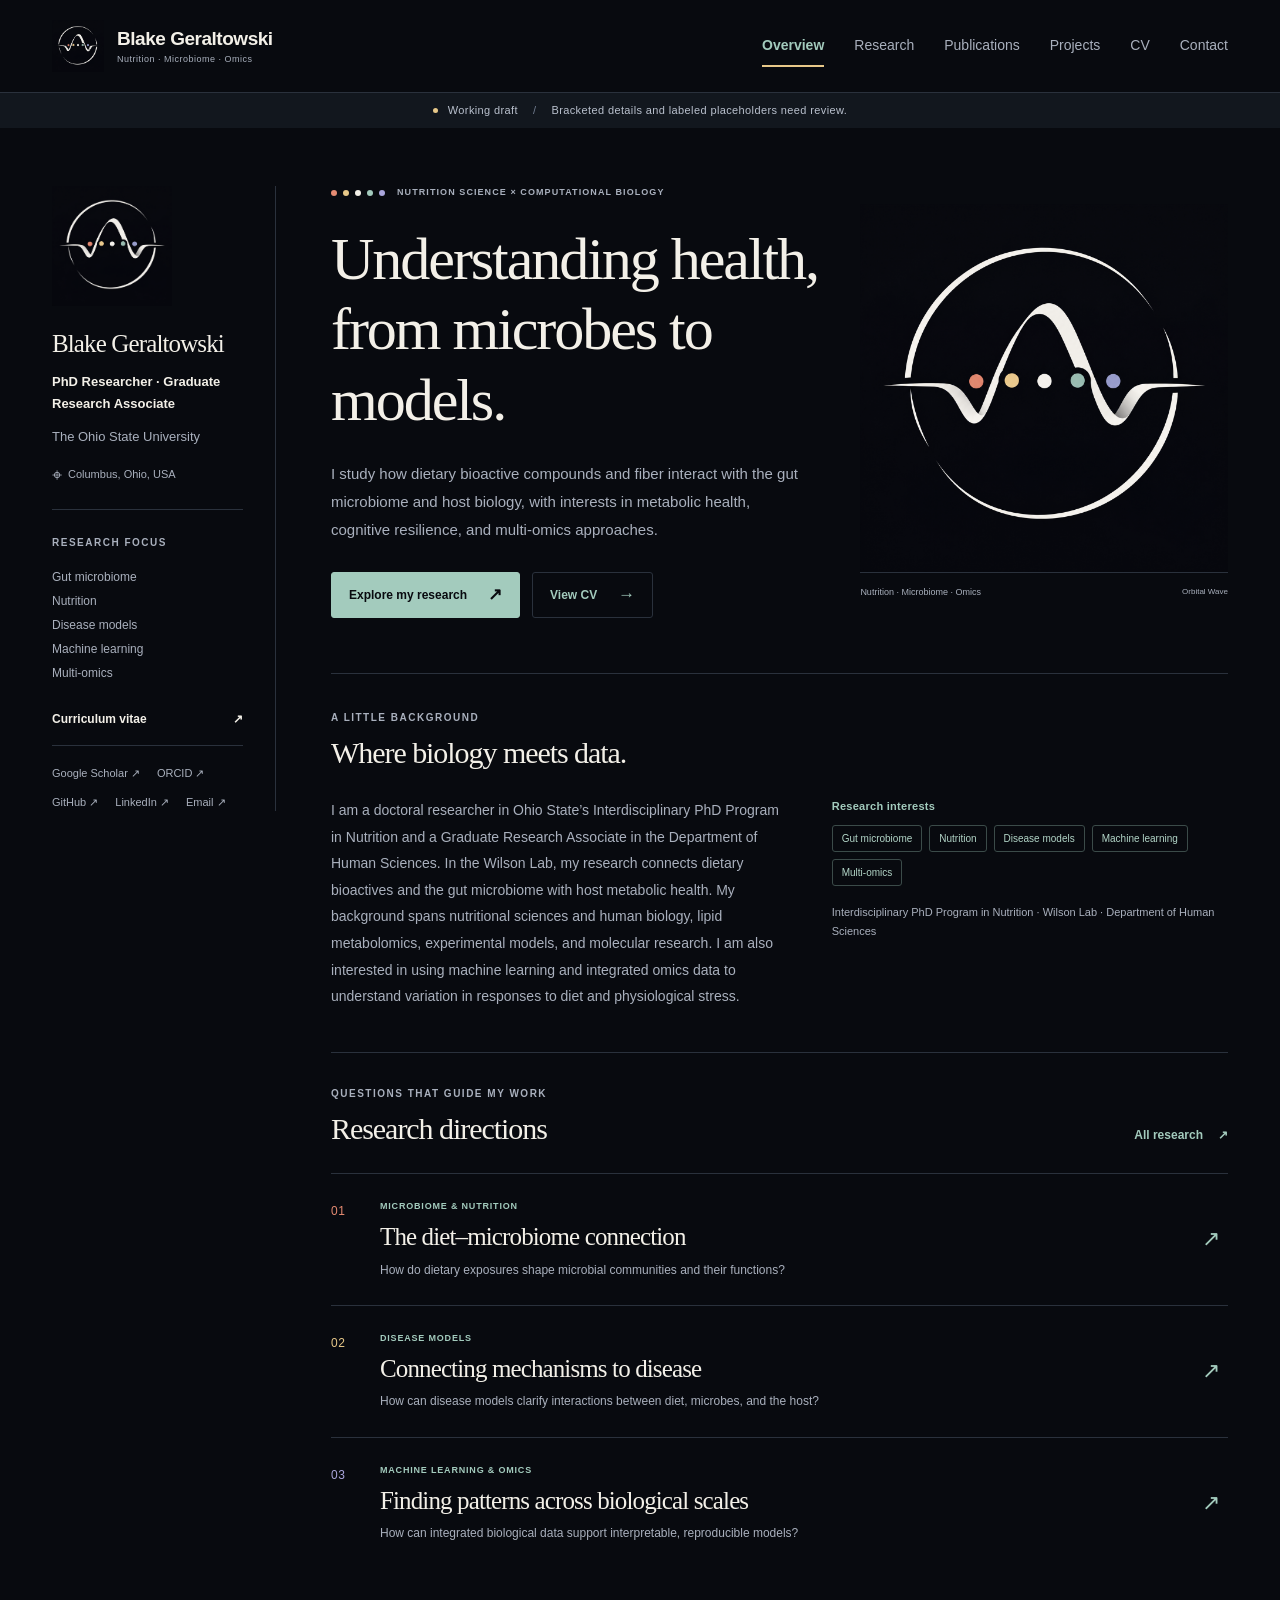
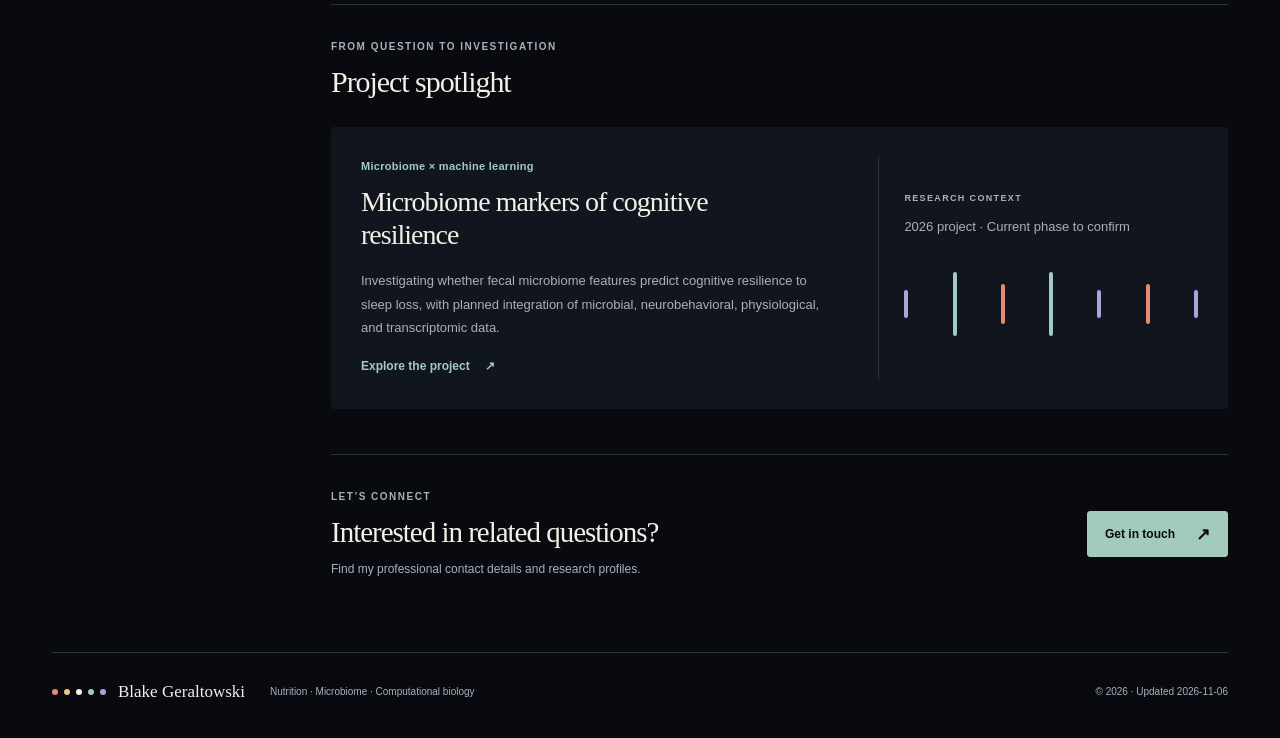
<file: index.html>
<!doctype html>
<html lang="en"><head><meta charset="utf-8"><meta name="viewport" content="width=device-width,initial-scale=1"><title>Overview | Blake Geraltowski — Nutrition & Microbiome Research</title><meta name="description" content="I study how dietary bioactive compounds and fiber interact with the gut microbiome and host biology, with interests in metabolic health, cognitive resilience, and multi-omics approaches."><meta name="theme-color" content="#080a0f"><meta name="robots" content="noindex,nofollow"><link rel="canonical" href="https://blaeiou.github.io/"><meta property="og:url" content="https://blaeiou.github.io/"><meta property="og:title" content="Blake Geraltowski — Overview"><meta property="og:description" content="I study how dietary bioactive compounds and fiber interact with the gut microbiome and host biology, with interests in metabolic health, cognitive resilience, and multi-omics approaches."><meta property="og:type" content="website"><link rel="icon" href="./assets/orbital-wave-logo.png" type="image/png"><link rel="apple-touch-icon" href="./assets/orbital-wave-logo.png"><link rel="stylesheet" href="./assets/style.css?v=27525f72a3"><script src="./assets/site.js?v=27525f72a3" defer></script></head>
<body data-page="overview"><a class="skip-link" href="#main">Skip to content</a><header class="site-header"><div class="header-inner"><a class="brand" href="./"><img src="./assets/orbital-wave-logo.png" width="52" height="52" alt=""><span class="brand-wordmark"><span>Blake Geraltowski</span><span class="brand-descriptor">Nutrition · Microbiome · Omics</span></span></a><button type="button" class="menu-toggle" aria-expanded="false" aria-controls="primary-navigation" hidden>Menu <span aria-hidden="true">☰</span></button><nav id="primary-navigation" aria-label="Primary navigation"><a href="./" aria-current="page">Overview</a><a href="./research/">Research</a><a href="./publications/">Publications</a><a href="./projects/">Projects</a><a href="./cv/">CV</a><a href="./contact/">Contact</a></nav></div></header>
<div class="draft-bar"><span class="status-dot" aria-hidden="true"></span> Working draft <span class="draft-divider" aria-hidden="true">/</span> Bracketed details and labeled placeholders need review.</div>
<div class="page-shell"><aside class="profile-sidebar"><div class="profile-mark"><img src="./assets/orbital-wave-logo.png" width="120" height="120" alt="Orbital Wave logo: an ivory orbit and wave with coral, gold, ivory, mint, and lavender dots"></div><p class="profile-name">Blake Geraltowski</p><p class="profile-role">PhD Researcher · Graduate Research Associate</p><p class="profile-institution">The Ohio State University</p><p class="profile-location"><span aria-hidden="true">⌖</span> Columbus, Ohio, USA</p><div class="sidebar-rule"></div><p class="eyebrow">Research focus</p><p class="sidebar-focus">Gut microbiome<br>Nutrition<br>Disease models<br>Machine learning<br>Multi-omics</p><a class="sidebar-cv" href="./cv/">Curriculum vitae <span aria-hidden="true">↗</span></a><div class="sidebar-social"><a class="" href="https://scholar.google.com/citations?user=MeYhJkIAAAAJ&amp;hl=en" target="_blank" rel="noopener noreferrer">Google Scholar <span aria-hidden="true">↗</span><span class="sr-only"> (opens in new tab)</span></a><a class="" href="https://orcid.org/0009-0001-6110-2436" target="_blank" rel="noopener noreferrer">ORCID <span aria-hidden="true">↗</span><span class="sr-only"> (opens in new tab)</span></a><a class="" href="https://github.com/Blaeiou" target="_blank" rel="noopener noreferrer">GitHub <span aria-hidden="true">↗</span><span class="sr-only"> (opens in new tab)</span></a><a class="" href="https://www.linkedin.com/in/blaeiou/" target="_blank" rel="noopener noreferrer">LinkedIn <span aria-hidden="true">↗</span><span class="sr-only"> (opens in new tab)</span></a><a href="mailto:Geraltowski.1@osu.edu">Email <span aria-hidden="true">↗</span></a></div></aside><main id="main" tabindex="-1"><section class="hero"><div class="hero-copy"><div class="hero-kicker"><span class="palette-dots" aria-hidden="true"><i></i><i></i><i></i><i></i><i></i></span><p class="eyebrow">Nutrition science × computational biology</p></div><h1>Understanding health, from microbes to models.</h1><p class="hero-intro">I study how dietary bioactive compounds and fiber interact with the gut microbiome and host biology, with interests in metabolic health, cognitive resilience, and multi-omics approaches.</p><div class="button-row"><a class="button primary" href="./research/">Explore my research <span aria-hidden="true">↗</span></a><a class="button secondary" href="./cv/">View CV <span aria-hidden="true">→</span></a></div></div><figure class="hero-art logo-art"><img src="./assets/orbital-wave-logo.png" width="1254" height="1254" alt="Orbital Wave logo: an ivory orbit and wave with coral, gold, ivory, mint, and lavender dots"><figcaption>Nutrition · Microbiome · Omics <span>Orbital Wave</span></figcaption></figure></section>
  <section class="about-section"><div class="section-heading"><div><p class="eyebrow">A little background</p><h2>Where biology meets data.</h2></div></div><div class="about-columns"><p>I am a doctoral researcher in Ohio State’s Interdisciplinary PhD Program in Nutrition and a Graduate Research Associate in the Department of Human Sciences. In the Wilson Lab, my research connects dietary bioactives and the gut microbiome with host metabolic health. My background spans nutritional sciences and human biology, lipid metabolomics, experimental models, and molecular research. I am also interested in using machine learning and integrated omics data to understand variation in responses to diet and physiological stress.</p><div><p class="small-label">Research interests</p><div class="tags"><span class="tag ">Gut microbiome</span><span class="tag ">Nutrition</span><span class="tag ">Disease models</span><span class="tag ">Machine learning</span><span class="tag ">Multi-omics</span></div><p class="subtle-note">Interdisciplinary PhD Program in Nutrition · Wilson Lab · Department of Human Sciences</p></div></div></section>
  <section class="research-overview"><div class="section-heading"><div><p class="eyebrow">Questions that guide my work</p><h2>Research directions</h2></div><a class="text-link" href="./research/">All research <span aria-hidden="true">↗</span></a></div><div class="research-list"><a class="research-row" href="./research/#microbiome-nutrition"><span class="row-number">01</span><div><p class="small-label">Microbiome &amp; nutrition</p><h3>The diet–microbiome connection</h3><p>How do dietary exposures shape microbial communities and their functions?</p></div><span class="row-arrow" aria-hidden="true">↗</span></a><a class="research-row" href="./research/#disease-models"><span class="row-number">02</span><div><p class="small-label">Disease models</p><h3>Connecting mechanisms to disease</h3><p>How can disease models clarify interactions between diet, microbes, and the host?</p></div><span class="row-arrow" aria-hidden="true">↗</span></a><a class="research-row" href="./research/#ml-omics"><span class="row-number">03</span><div><p class="small-label">Machine learning &amp; omics</p><h3>Finding patterns across biological scales</h3><p>How can integrated biological data support interpretable, reproducible models?</p></div><span class="row-arrow" aria-hidden="true">↗</span></a></div></section>
  <section class="featured-project"><div class="section-heading"><div><p class="eyebrow">From question to investigation</p><h2>Project spotlight</h2></div></div><div class="spotlight-inner"><div><p class="small-label">Microbiome × machine learning</p><h3>Microbiome markers of cognitive resilience</h3><p>Investigating whether fecal microbiome features predict cognitive resilience to sleep loss, with planned integration of microbial, neurobehavioral, physiological, and transcriptomic data.</p><a class="text-link" href="./projects/#microbiome-cognitive-resilience">Explore the project <span aria-hidden="true">↗</span></a></div><div class="project-aside"><p class="eyebrow">Research context</p><p>2026 project · Current phase to confirm</p><div class="line-motif" aria-hidden="true"><i></i><i></i><i></i><i></i><i></i><i></i><i></i></div></div></div></section>
  <section class="contact-strip"><div><p class="eyebrow">Let’s connect</p><h2>Interested in related questions?</h2><p>Find my professional contact details and research profiles.</p></div><a class="button primary" href="./contact/">Get in touch <span aria-hidden="true">↗</span></a></section></main></div>
<footer class="site-footer"><a href="./" class="footer-name"><span class="palette-dots" aria-hidden="true"><i></i><i></i><i></i><i></i><i></i></span><span>Blake Geraltowski</span></a><p>Nutrition · Microbiome · Computational biology</p><span>© 2026 · Updated 2026-11-06</span></footer></body></html>
</file>
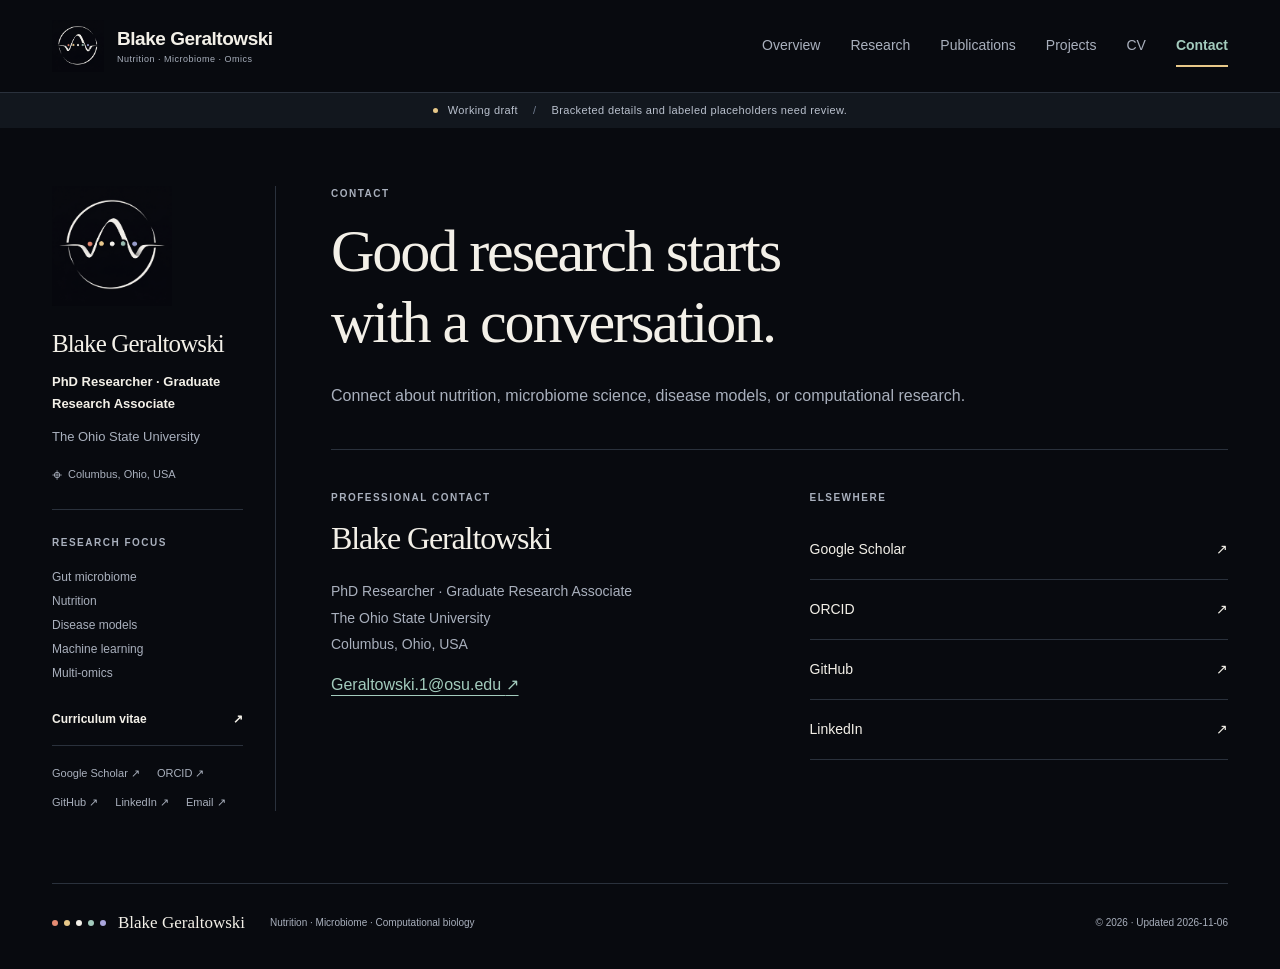
<file: contact/index.html>
<!doctype html>
<html lang="en"><head><meta charset="utf-8"><meta name="viewport" content="width=device-width,initial-scale=1"><title>Contact | Blake Geraltowski — Nutrition & Microbiome Research</title><meta name="description" content="I study how dietary bioactive compounds and fiber interact with the gut microbiome and host biology, with interests in metabolic health, cognitive resilience, and multi-omics approaches."><meta name="theme-color" content="#080a0f"><meta name="robots" content="noindex,nofollow"><link rel="canonical" href="https://blaeiou.github.io/contact/"><meta property="og:url" content="https://blaeiou.github.io/contact/"><meta property="og:title" content="Blake Geraltowski — Contact"><meta property="og:description" content="I study how dietary bioactive compounds and fiber interact with the gut microbiome and host biology, with interests in metabolic health, cognitive resilience, and multi-omics approaches."><meta property="og:type" content="website"><link rel="icon" href="../assets/orbital-wave-logo.png" type="image/png"><link rel="apple-touch-icon" href="../assets/orbital-wave-logo.png"><link rel="stylesheet" href="../assets/style.css?v=27525f72a3"><script src="../assets/site.js?v=27525f72a3" defer></script></head>
<body data-page="contact"><a class="skip-link" href="#main">Skip to content</a><header class="site-header"><div class="header-inner"><a class="brand" href="../"><img src="../assets/orbital-wave-logo.png" width="52" height="52" alt=""><span class="brand-wordmark"><span>Blake Geraltowski</span><span class="brand-descriptor">Nutrition · Microbiome · Omics</span></span></a><button type="button" class="menu-toggle" aria-expanded="false" aria-controls="primary-navigation" hidden>Menu <span aria-hidden="true">☰</span></button><nav id="primary-navigation" aria-label="Primary navigation"><a href="../">Overview</a><a href="../research/">Research</a><a href="../publications/">Publications</a><a href="../projects/">Projects</a><a href="../cv/">CV</a><a href="../contact/" aria-current="page">Contact</a></nav></div></header>
<div class="draft-bar"><span class="status-dot" aria-hidden="true"></span> Working draft <span class="draft-divider" aria-hidden="true">/</span> Bracketed details and labeled placeholders need review.</div>
<div class="page-shell"><aside class="profile-sidebar"><div class="profile-mark"><img src="../assets/orbital-wave-logo.png" width="120" height="120" alt="Orbital Wave logo: an ivory orbit and wave with coral, gold, ivory, mint, and lavender dots"></div><p class="profile-name">Blake Geraltowski</p><p class="profile-role">PhD Researcher · Graduate Research Associate</p><p class="profile-institution">The Ohio State University</p><p class="profile-location"><span aria-hidden="true">⌖</span> Columbus, Ohio, USA</p><div class="sidebar-rule"></div><p class="eyebrow">Research focus</p><p class="sidebar-focus">Gut microbiome<br>Nutrition<br>Disease models<br>Machine learning<br>Multi-omics</p><a class="sidebar-cv" href="../cv/">Curriculum vitae <span aria-hidden="true">↗</span></a><div class="sidebar-social"><a class="" href="https://scholar.google.com/citations?user=MeYhJkIAAAAJ&amp;hl=en" target="_blank" rel="noopener noreferrer">Google Scholar <span aria-hidden="true">↗</span><span class="sr-only"> (opens in new tab)</span></a><a class="" href="https://orcid.org/0009-0001-6110-2436" target="_blank" rel="noopener noreferrer">ORCID <span aria-hidden="true">↗</span><span class="sr-only"> (opens in new tab)</span></a><a class="" href="https://github.com/Blaeiou" target="_blank" rel="noopener noreferrer">GitHub <span aria-hidden="true">↗</span><span class="sr-only"> (opens in new tab)</span></a><a class="" href="https://www.linkedin.com/in/blaeiou/" target="_blank" rel="noopener noreferrer">LinkedIn <span aria-hidden="true">↗</span><span class="sr-only"> (opens in new tab)</span></a><a href="mailto:Geraltowski.1@osu.edu">Email <span aria-hidden="true">↗</span></a></div></aside><main id="main" tabindex="-1"><header class="page-heading"><p class="eyebrow">Contact</p><h1>Good research starts<br>with a conversation.</h1><p class="lede">Connect about nutrition, microbiome science, disease models, or computational research.</p></header><div class="contact-grid"><section><p class="eyebrow">Professional contact</p><h2>Blake Geraltowski</h2><p>PhD Researcher · Graduate Research Associate<br>The Ohio State University<br>Columbus, Ohio, USA</p><a class="email-link" href="mailto:Geraltowski.1@osu.edu">Geraltowski.1@osu.edu <span aria-hidden="true">↗</span></a></section><section class="profile-links"><p class="eyebrow">Elsewhere</p><a class="profile-link" href="https://scholar.google.com/citations?user=MeYhJkIAAAAJ&amp;hl=en" target="_blank" rel="noopener noreferrer">Google Scholar <span aria-hidden="true">↗</span><span class="sr-only"> (opens in new tab)</span></a><a class="profile-link" href="https://orcid.org/0009-0001-6110-2436" target="_blank" rel="noopener noreferrer">ORCID <span aria-hidden="true">↗</span><span class="sr-only"> (opens in new tab)</span></a><a class="profile-link" href="https://github.com/Blaeiou" target="_blank" rel="noopener noreferrer">GitHub <span aria-hidden="true">↗</span><span class="sr-only"> (opens in new tab)</span></a><a class="profile-link" href="https://www.linkedin.com/in/blaeiou/" target="_blank" rel="noopener noreferrer">LinkedIn <span aria-hidden="true">↗</span><span class="sr-only"> (opens in new tab)</span></a></section></div></main></div>
<footer class="site-footer"><a href="../" class="footer-name"><span class="palette-dots" aria-hidden="true"><i></i><i></i><i></i><i></i><i></i></span><span>Blake Geraltowski</span></a><p>Nutrition · Microbiome · Computational biology</p><span>© 2026 · Updated 2026-11-06</span></footer></body></html>
</file>
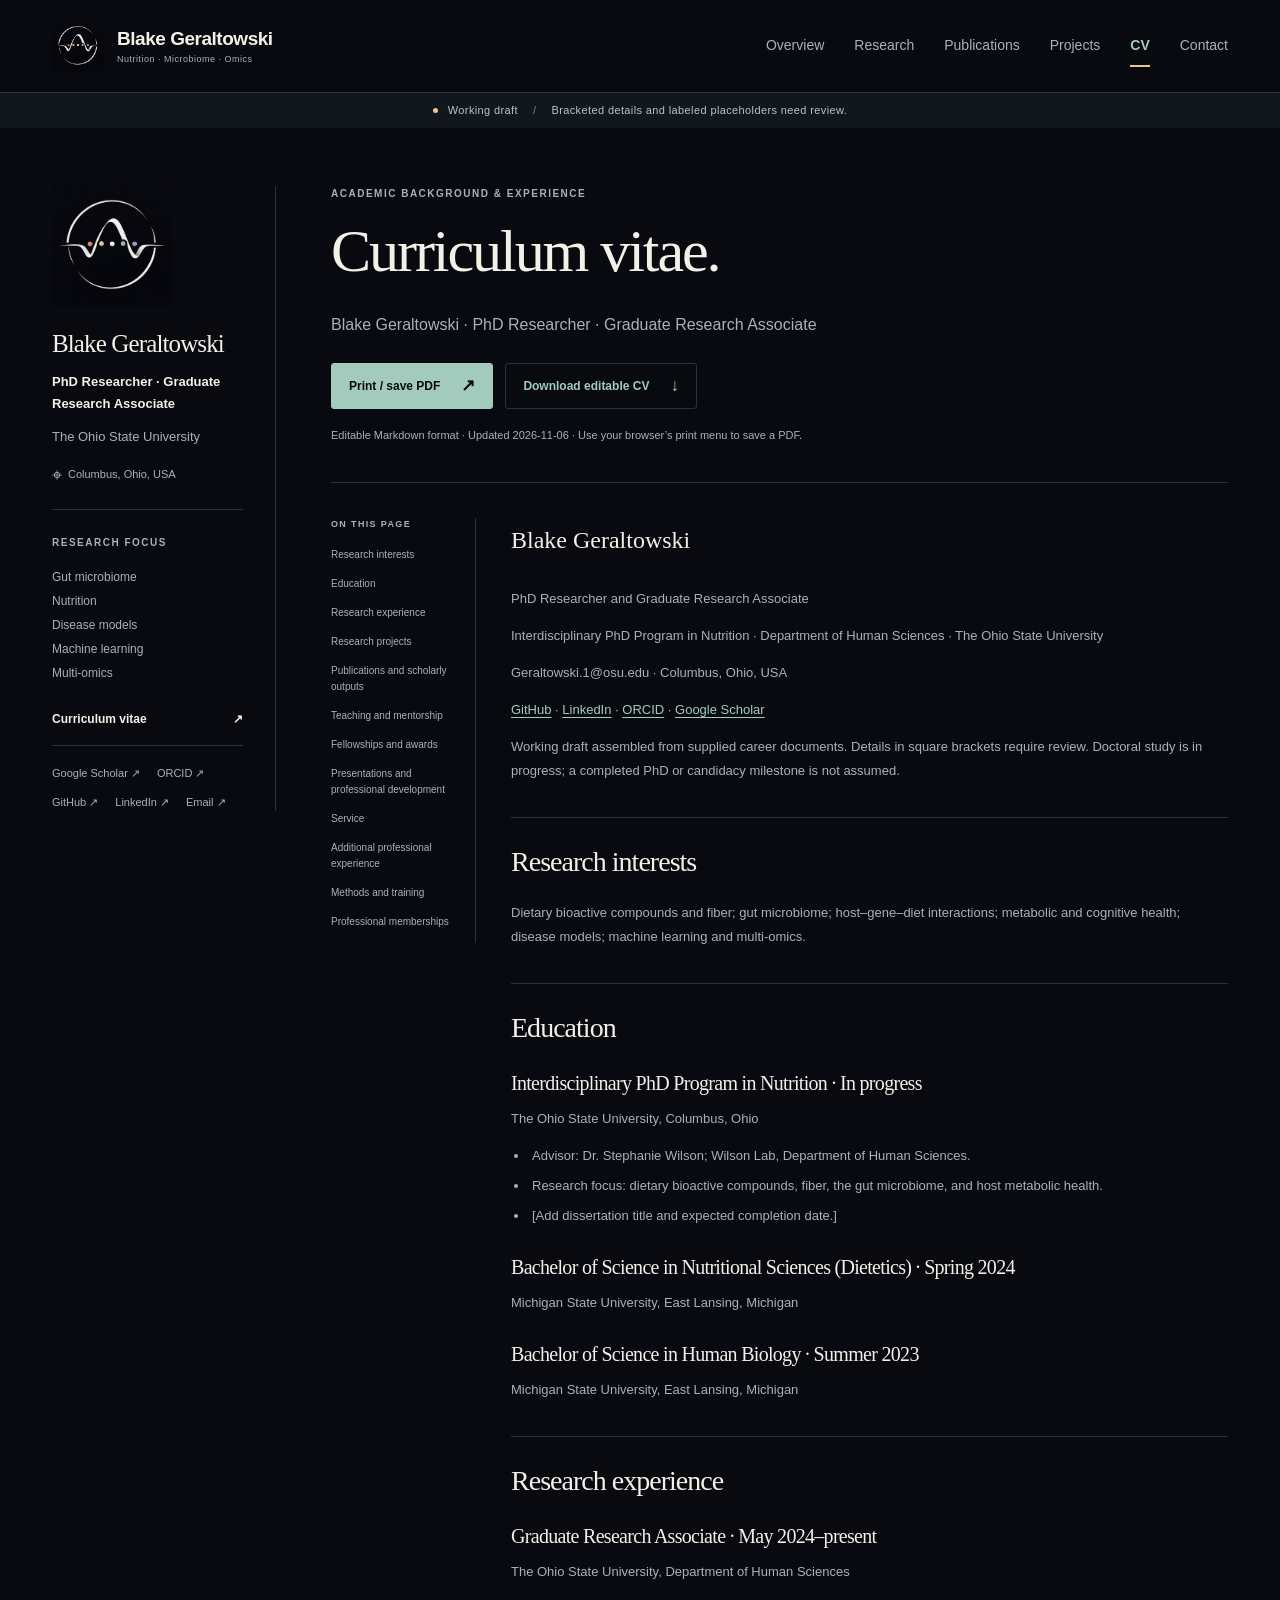
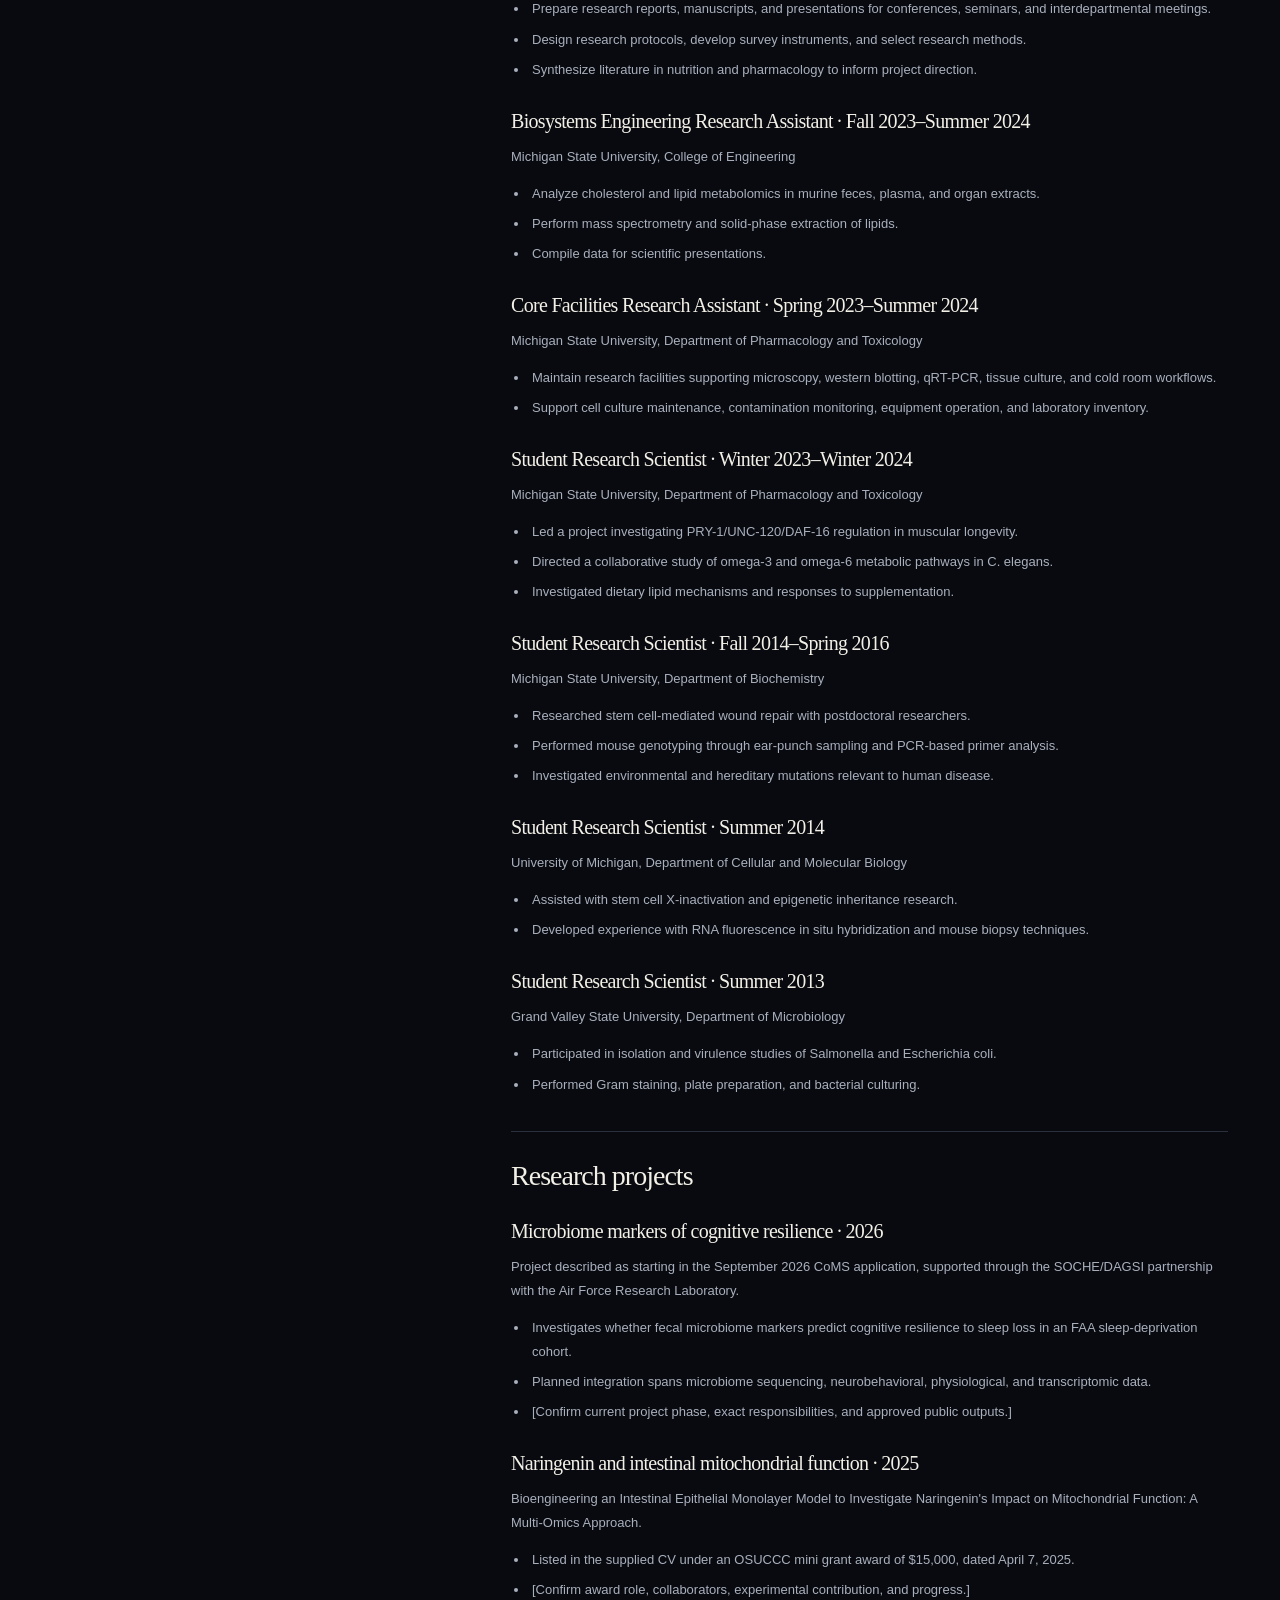
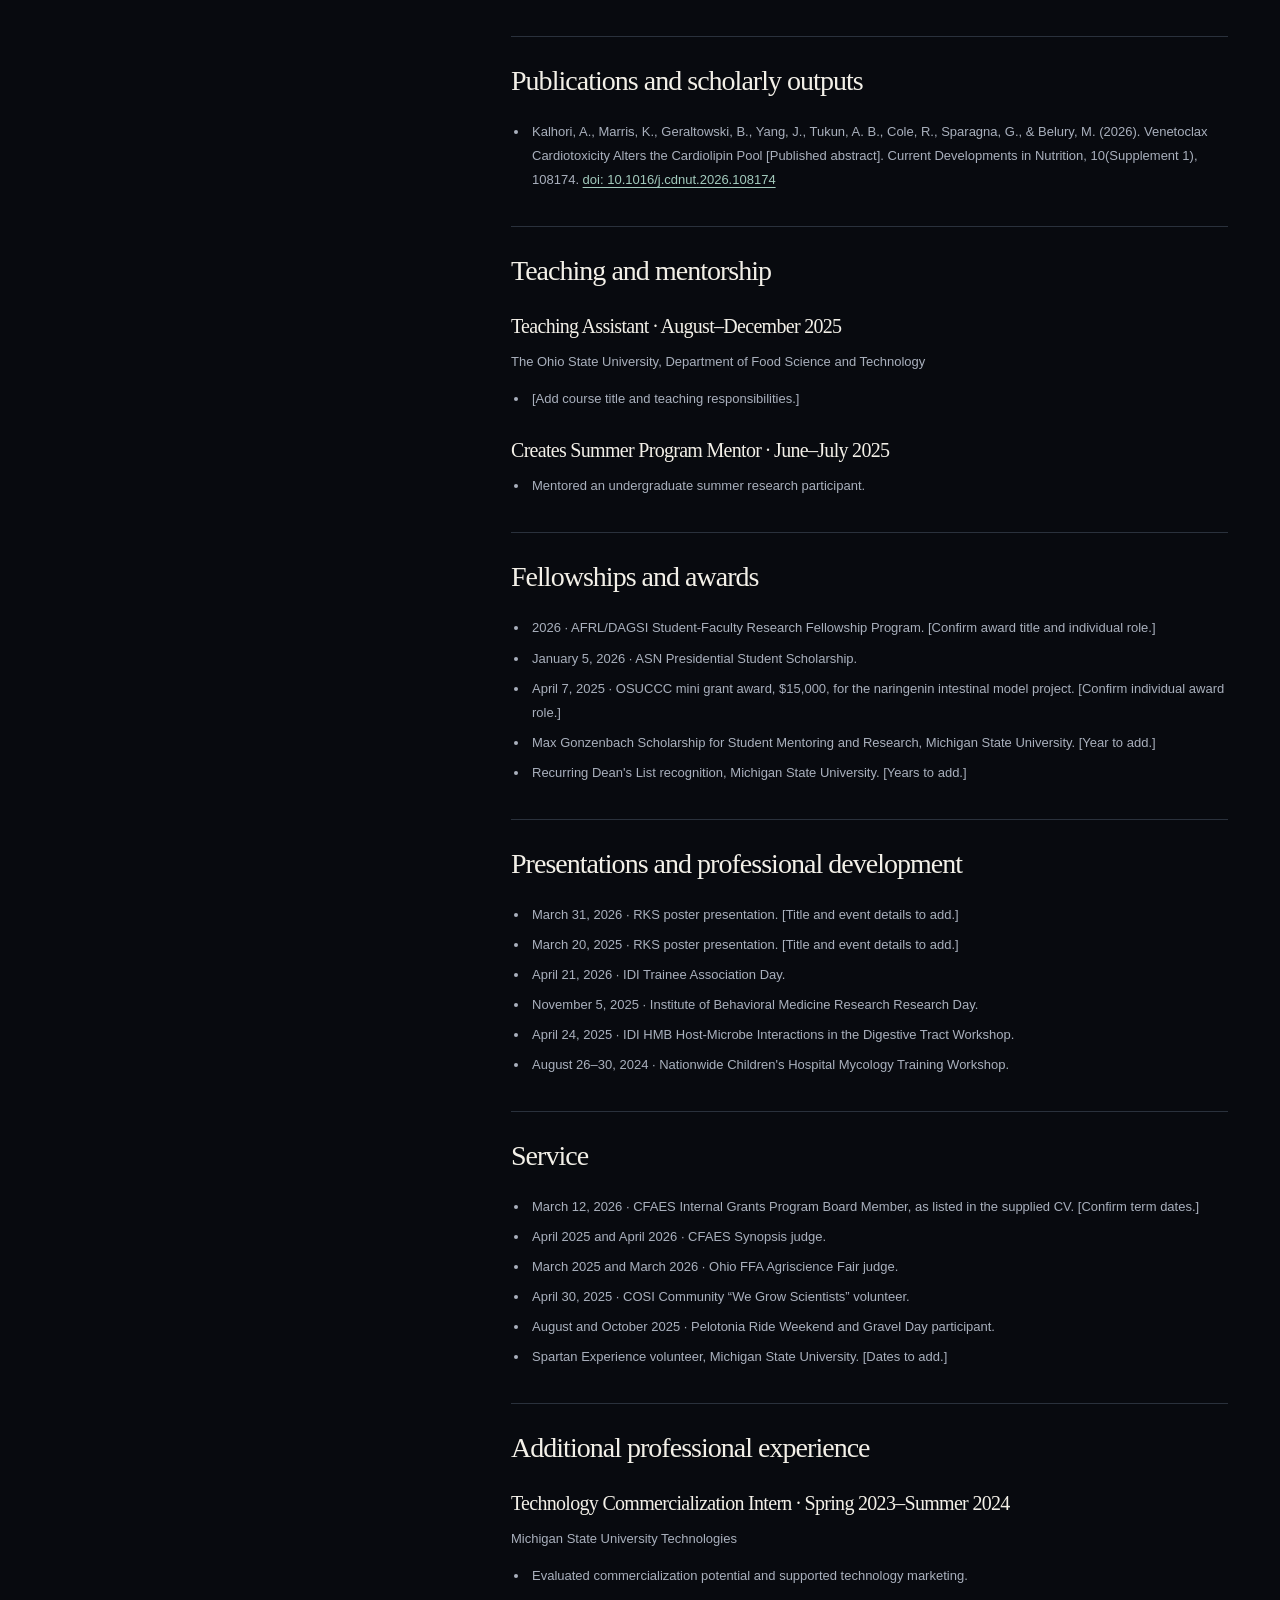
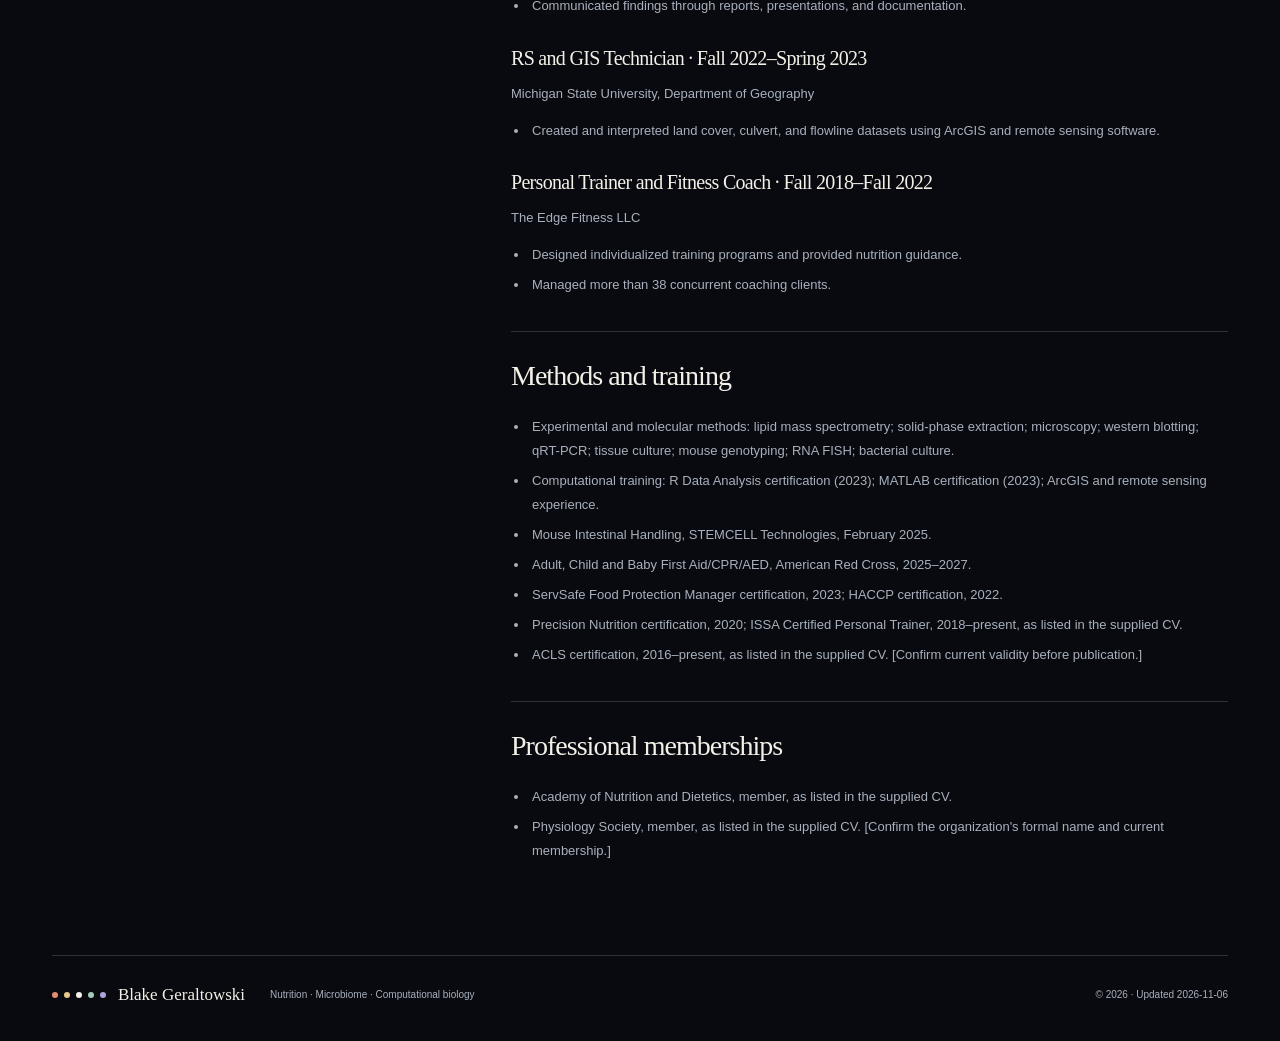
<file: cv/index.html>
<!doctype html>
<html lang="en"><head><meta charset="utf-8"><meta name="viewport" content="width=device-width,initial-scale=1"><title>CV | Blake Geraltowski — Nutrition & Microbiome Research</title><meta name="description" content="I study how dietary bioactive compounds and fiber interact with the gut microbiome and host biology, with interests in metabolic health, cognitive resilience, and multi-omics approaches."><meta name="theme-color" content="#080a0f"><meta name="robots" content="noindex,nofollow"><link rel="canonical" href="https://blaeiou.github.io/cv/"><meta property="og:url" content="https://blaeiou.github.io/cv/"><meta property="og:title" content="Blake Geraltowski — CV"><meta property="og:description" content="I study how dietary bioactive compounds and fiber interact with the gut microbiome and host biology, with interests in metabolic health, cognitive resilience, and multi-omics approaches."><meta property="og:type" content="website"><link rel="icon" href="../assets/orbital-wave-logo.png" type="image/png"><link rel="apple-touch-icon" href="../assets/orbital-wave-logo.png"><link rel="stylesheet" href="../assets/style.css?v=27525f72a3"><script src="../assets/site.js?v=27525f72a3" defer></script></head>
<body data-page="cv"><a class="skip-link" href="#main">Skip to content</a><header class="site-header"><div class="header-inner"><a class="brand" href="../"><img src="../assets/orbital-wave-logo.png" width="52" height="52" alt=""><span class="brand-wordmark"><span>Blake Geraltowski</span><span class="brand-descriptor">Nutrition · Microbiome · Omics</span></span></a><button type="button" class="menu-toggle" aria-expanded="false" aria-controls="primary-navigation" hidden>Menu <span aria-hidden="true">☰</span></button><nav id="primary-navigation" aria-label="Primary navigation"><a href="../">Overview</a><a href="../research/">Research</a><a href="../publications/">Publications</a><a href="../projects/">Projects</a><a href="../cv/" aria-current="page">CV</a><a href="../contact/">Contact</a></nav></div></header>
<div class="draft-bar"><span class="status-dot" aria-hidden="true"></span> Working draft <span class="draft-divider" aria-hidden="true">/</span> Bracketed details and labeled placeholders need review.</div>
<div class="page-shell"><aside class="profile-sidebar"><div class="profile-mark"><img src="../assets/orbital-wave-logo.png" width="120" height="120" alt="Orbital Wave logo: an ivory orbit and wave with coral, gold, ivory, mint, and lavender dots"></div><p class="profile-name">Blake Geraltowski</p><p class="profile-role">PhD Researcher · Graduate Research Associate</p><p class="profile-institution">The Ohio State University</p><p class="profile-location"><span aria-hidden="true">⌖</span> Columbus, Ohio, USA</p><div class="sidebar-rule"></div><p class="eyebrow">Research focus</p><p class="sidebar-focus">Gut microbiome<br>Nutrition<br>Disease models<br>Machine learning<br>Multi-omics</p><a class="sidebar-cv" href="../cv/">Curriculum vitae <span aria-hidden="true">↗</span></a><div class="sidebar-social"><a class="" href="https://scholar.google.com/citations?user=MeYhJkIAAAAJ&amp;hl=en" target="_blank" rel="noopener noreferrer">Google Scholar <span aria-hidden="true">↗</span><span class="sr-only"> (opens in new tab)</span></a><a class="" href="https://orcid.org/0009-0001-6110-2436" target="_blank" rel="noopener noreferrer">ORCID <span aria-hidden="true">↗</span><span class="sr-only"> (opens in new tab)</span></a><a class="" href="https://github.com/Blaeiou" target="_blank" rel="noopener noreferrer">GitHub <span aria-hidden="true">↗</span><span class="sr-only"> (opens in new tab)</span></a><a class="" href="https://www.linkedin.com/in/blaeiou/" target="_blank" rel="noopener noreferrer">LinkedIn <span aria-hidden="true">↗</span><span class="sr-only"> (opens in new tab)</span></a><a href="mailto:Geraltowski.1@osu.edu">Email <span aria-hidden="true">↗</span></a></div></aside><main id="main" tabindex="-1"><header class="page-heading cv-header"><p class="eyebrow">Academic background & experience</p><h1>Curriculum vitae.</h1><p class="lede">Blake Geraltowski · PhD Researcher · Graduate Research Associate</p><div class="button-row"><button class="button primary" id="print-cv" type="button" hidden>Print / save PDF <span aria-hidden="true">↗</span></button><a class="button secondary" href="../assets/Blake-Geraltowski-CV.md" download>Download editable CV <span aria-hidden="true">↓</span></a></div><p class="subtle-note">Editable Markdown format · Updated 2026-11-06 · Use your browser’s print menu to save a PDF.</p></header><div class="cv-layout"><nav class="cv-toc" aria-label="CV sections"><p class="eyebrow">On this page</p><a href="#research-interests">Research interests</a><a href="#education">Education</a><a href="#research-experience">Research experience</a><a href="#research-projects">Research projects</a><a href="#publications-and-scholarly-outputs">Publications and scholarly outputs</a><a href="#teaching-and-mentorship">Teaching and mentorship</a><a href="#fellowships-and-awards">Fellowships and awards</a><a href="#presentations-and-professional-development">Presentations and professional development</a><a href="#service">Service</a><a href="#additional-professional-experience">Additional professional experience</a><a href="#methods-and-training">Methods and training</a><a href="#professional-memberships">Professional memberships</a></nav><article class="cv-body"><p><strong>Blake Geraltowski</strong></p><p>PhD Researcher and Graduate Research Associate</p><p>Interdisciplinary PhD Program in Nutrition · Department of Human Sciences · The Ohio State University</p><p>Geraltowski.1@osu.edu · Columbus, Ohio, USA</p><p><a href="https://github.com/Blaeiou" rel="noopener noreferrer">GitHub</a> · <a href="https://www.linkedin.com/in/blaeiou/" rel="noopener noreferrer">LinkedIn</a> · <a href="https://orcid.org/0009-0001-6110-2436" rel="noopener noreferrer">ORCID</a> · <a href="https://scholar.google.com/citations?user=MeYhJkIAAAAJ&amp;hl=en" rel="noopener noreferrer">Google Scholar</a></p><p>Working draft assembled from supplied career documents. Details in square brackets require review. Doctoral study is in progress; a completed PhD or candidacy milestone is not assumed.</p><h2 id="research-interests">Research interests</h2><p>Dietary bioactive compounds and fiber; gut microbiome; host–gene–diet interactions; metabolic and cognitive health; disease models; machine learning and multi-omics.</p><h2 id="education">Education</h2><h3 id="interdisciplinary-phd-program-in-nutrition-in-progress">Interdisciplinary PhD Program in Nutrition · In progress</h3><p>The Ohio State University, Columbus, Ohio</p><ul><li>Advisor: Dr. Stephanie Wilson; Wilson Lab, Department of Human Sciences.</li><li>Research focus: dietary bioactive compounds, fiber, the gut microbiome, and host metabolic health.</li><li>[Add dissertation title and expected completion date.]</li></ul><h3 id="bachelor-of-science-in-nutritional-sciences-dietetics-spring-2024">Bachelor of Science in Nutritional Sciences (Dietetics) · Spring 2024</h3><p>Michigan State University, East Lansing, Michigan</p><h3 id="bachelor-of-science-in-human-biology-summer-2023">Bachelor of Science in Human Biology · Summer 2023</h3><p>Michigan State University, East Lansing, Michigan</p><h2 id="research-experience">Research experience</h2><h3 id="graduate-research-associate-may-2024-present">Graduate Research Associate · May 2024–present</h3><p>The Ohio State University, Department of Human Sciences</p><ul><li>Prepare research reports, manuscripts, and presentations for conferences, seminars, and interdepartmental meetings.</li><li>Design research protocols, develop survey instruments, and select research methods.</li><li>Synthesize literature in nutrition and pharmacology to inform project direction.</li></ul><h3 id="biosystems-engineering-research-assistant-fall-2023-summer-2024">Biosystems Engineering Research Assistant · Fall 2023–Summer 2024</h3><p>Michigan State University, College of Engineering</p><ul><li>Analyze cholesterol and lipid metabolomics in murine feces, plasma, and organ extracts.</li><li>Perform mass spectrometry and solid-phase extraction of lipids.</li><li>Compile data for scientific presentations.</li></ul><h3 id="core-facilities-research-assistant-spring-2023-summer-2024">Core Facilities Research Assistant · Spring 2023–Summer 2024</h3><p>Michigan State University, Department of Pharmacology and Toxicology</p><ul><li>Maintain research facilities supporting microscopy, western blotting, qRT-PCR, tissue culture, and cold room workflows.</li><li>Support cell culture maintenance, contamination monitoring, equipment operation, and laboratory inventory.</li></ul><h3 id="student-research-scientist-winter-2023-winter-2024">Student Research Scientist · Winter 2023–Winter 2024</h3><p>Michigan State University, Department of Pharmacology and Toxicology</p><ul><li>Led a project investigating PRY-1/UNC-120/DAF-16 regulation in muscular longevity.</li><li>Directed a collaborative study of omega-3 and omega-6 metabolic pathways in C. elegans.</li><li>Investigated dietary lipid mechanisms and responses to supplementation.</li></ul><h3 id="student-research-scientist-fall-2014-spring-2016">Student Research Scientist · Fall 2014–Spring 2016</h3><p>Michigan State University, Department of Biochemistry</p><ul><li>Researched stem cell-mediated wound repair with postdoctoral researchers.</li><li>Performed mouse genotyping through ear-punch sampling and PCR-based primer analysis.</li><li>Investigated environmental and hereditary mutations relevant to human disease.</li></ul><h3 id="student-research-scientist-summer-2014">Student Research Scientist · Summer 2014</h3><p>University of Michigan, Department of Cellular and Molecular Biology</p><ul><li>Assisted with stem cell X-inactivation and epigenetic inheritance research.</li><li>Developed experience with RNA fluorescence in situ hybridization and mouse biopsy techniques.</li></ul><h3 id="student-research-scientist-summer-2013">Student Research Scientist · Summer 2013</h3><p>Grand Valley State University, Department of Microbiology</p><ul><li>Participated in isolation and virulence studies of Salmonella and Escherichia coli.</li><li>Performed Gram staining, plate preparation, and bacterial culturing.</li></ul><h2 id="research-projects">Research projects</h2><h3 id="microbiome-markers-of-cognitive-resilience-2026">Microbiome markers of cognitive resilience · 2026</h3><p>Project described as starting in the September 2026 CoMS application, supported through the SOCHE/DAGSI partnership with the Air Force Research Laboratory.</p><ul><li>Investigates whether fecal microbiome markers predict cognitive resilience to sleep loss in an FAA sleep-deprivation cohort.</li><li>Planned integration spans microbiome sequencing, neurobehavioral, physiological, and transcriptomic data.</li><li>[Confirm current project phase, exact responsibilities, and approved public outputs.]</li></ul><h3 id="naringenin-and-intestinal-mitochondrial-function-2025">Naringenin and intestinal mitochondrial function · 2025</h3><p>Bioengineering an Intestinal Epithelial Monolayer Model to Investigate Naringenin&#39;s Impact on Mitochondrial Function: A Multi-Omics Approach.</p><ul><li>Listed in the supplied CV under an OSUCCC mini grant award of $15,000, dated April 7, 2025.</li><li>[Confirm award role, collaborators, experimental contribution, and progress.]</li></ul><h2 id="publications-and-scholarly-outputs">Publications and scholarly outputs</h2><ul><li>Kalhori, A., Marris, K., Geraltowski, B., Yang, J., Tukun, A. B., Cole, R., Sparagna, G., &amp; Belury, M. (2026). Venetoclax Cardiotoxicity Alters the Cardiolipin Pool [Published abstract]. Current Developments in Nutrition, 10(Supplement 1), 108174. <a href="https://doi.org/10.1016/j.cdnut.2026.108174" rel="noopener noreferrer">doi: 10.1016/j.cdnut.2026.108174</a></li></ul><h2 id="teaching-and-mentorship">Teaching and mentorship</h2><h3 id="teaching-assistant-august-december-2025">Teaching Assistant · August–December 2025</h3><p>The Ohio State University, Department of Food Science and Technology</p><ul><li>[Add course title and teaching responsibilities.]</li></ul><h3 id="creates-summer-program-mentor-june-july-2025">Creates Summer Program Mentor · June–July 2025</h3><ul><li>Mentored an undergraduate summer research participant.</li></ul><h2 id="fellowships-and-awards">Fellowships and awards</h2><ul><li>2026 · AFRL/DAGSI Student-Faculty Research Fellowship Program. [Confirm award title and individual role.]</li><li>January 5, 2026 · ASN Presidential Student Scholarship.</li><li>April 7, 2025 · OSUCCC mini grant award, $15,000, for the naringenin intestinal model project. [Confirm individual award role.]</li><li>Max Gonzenbach Scholarship for Student Mentoring and Research, Michigan State University. [Year to add.]</li><li>Recurring Dean&#39;s List recognition, Michigan State University. [Years to add.]</li></ul><h2 id="presentations-and-professional-development">Presentations and professional development</h2><ul><li>March 31, 2026 · RKS poster presentation. [Title and event details to add.]</li><li>March 20, 2025 · RKS poster presentation. [Title and event details to add.]</li><li>April 21, 2026 · IDI Trainee Association Day.</li><li>November 5, 2025 · Institute of Behavioral Medicine Research Research Day.</li><li>April 24, 2025 · IDI HMB Host-Microbe Interactions in the Digestive Tract Workshop.</li><li>August 26–30, 2024 · Nationwide Children&#39;s Hospital Mycology Training Workshop.</li></ul><h2 id="service">Service</h2><ul><li>March 12, 2026 · CFAES Internal Grants Program Board Member, as listed in the supplied CV. [Confirm term dates.]</li><li>April 2025 and April 2026 · CFAES Synopsis judge.</li><li>March 2025 and March 2026 · Ohio FFA Agriscience Fair judge.</li><li>April 30, 2025 · COSI Community “We Grow Scientists” volunteer.</li><li>August and October 2025 · Pelotonia Ride Weekend and Gravel Day participant.</li><li>Spartan Experience volunteer, Michigan State University. [Dates to add.]</li></ul><h2 id="additional-professional-experience">Additional professional experience</h2><h3 id="technology-commercialization-intern-spring-2023-summer-2024">Technology Commercialization Intern · Spring 2023–Summer 2024</h3><p>Michigan State University Technologies</p><ul><li>Evaluated commercialization potential and supported technology marketing.</li><li>Communicated findings through reports, presentations, and documentation.</li></ul><h3 id="rs-and-gis-technician-fall-2022-spring-2023">RS and GIS Technician · Fall 2022–Spring 2023</h3><p>Michigan State University, Department of Geography</p><ul><li>Created and interpreted land cover, culvert, and flowline datasets using ArcGIS and remote sensing software.</li></ul><h3 id="personal-trainer-and-fitness-coach-fall-2018-fall-2022">Personal Trainer and Fitness Coach · Fall 2018–Fall 2022</h3><p>The Edge Fitness LLC</p><ul><li>Designed individualized training programs and provided nutrition guidance.</li><li>Managed more than 38 concurrent coaching clients.</li></ul><h2 id="methods-and-training">Methods and training</h2><ul><li>Experimental and molecular methods: lipid mass spectrometry; solid-phase extraction; microscopy; western blotting; qRT-PCR; tissue culture; mouse genotyping; RNA FISH; bacterial culture.</li><li>Computational training: R Data Analysis certification (2023); MATLAB certification (2023); ArcGIS and remote sensing experience.</li><li>Mouse Intestinal Handling, STEMCELL Technologies, February 2025.</li><li>Adult, Child and Baby First Aid/CPR/AED, American Red Cross, 2025–2027.</li><li>ServSafe Food Protection Manager certification, 2023; HACCP certification, 2022.</li><li>Precision Nutrition certification, 2020; ISSA Certified Personal Trainer, 2018–present, as listed in the supplied CV.</li><li>ACLS certification, 2016–present, as listed in the supplied CV. [Confirm current validity before publication.]</li></ul><h2 id="professional-memberships">Professional memberships</h2><ul><li>Academy of Nutrition and Dietetics, member, as listed in the supplied CV.</li><li>Physiology Society, member, as listed in the supplied CV. [Confirm the organization&#39;s formal name and current membership.]</li></ul></article></div></main></div>
<footer class="site-footer"><a href="../" class="footer-name"><span class="palette-dots" aria-hidden="true"><i></i><i></i><i></i><i></i><i></i></span><span>Blake Geraltowski</span></a><p>Nutrition · Microbiome · Computational biology</p><span>© 2026 · Updated 2026-11-06</span></footer></body></html>
</file>
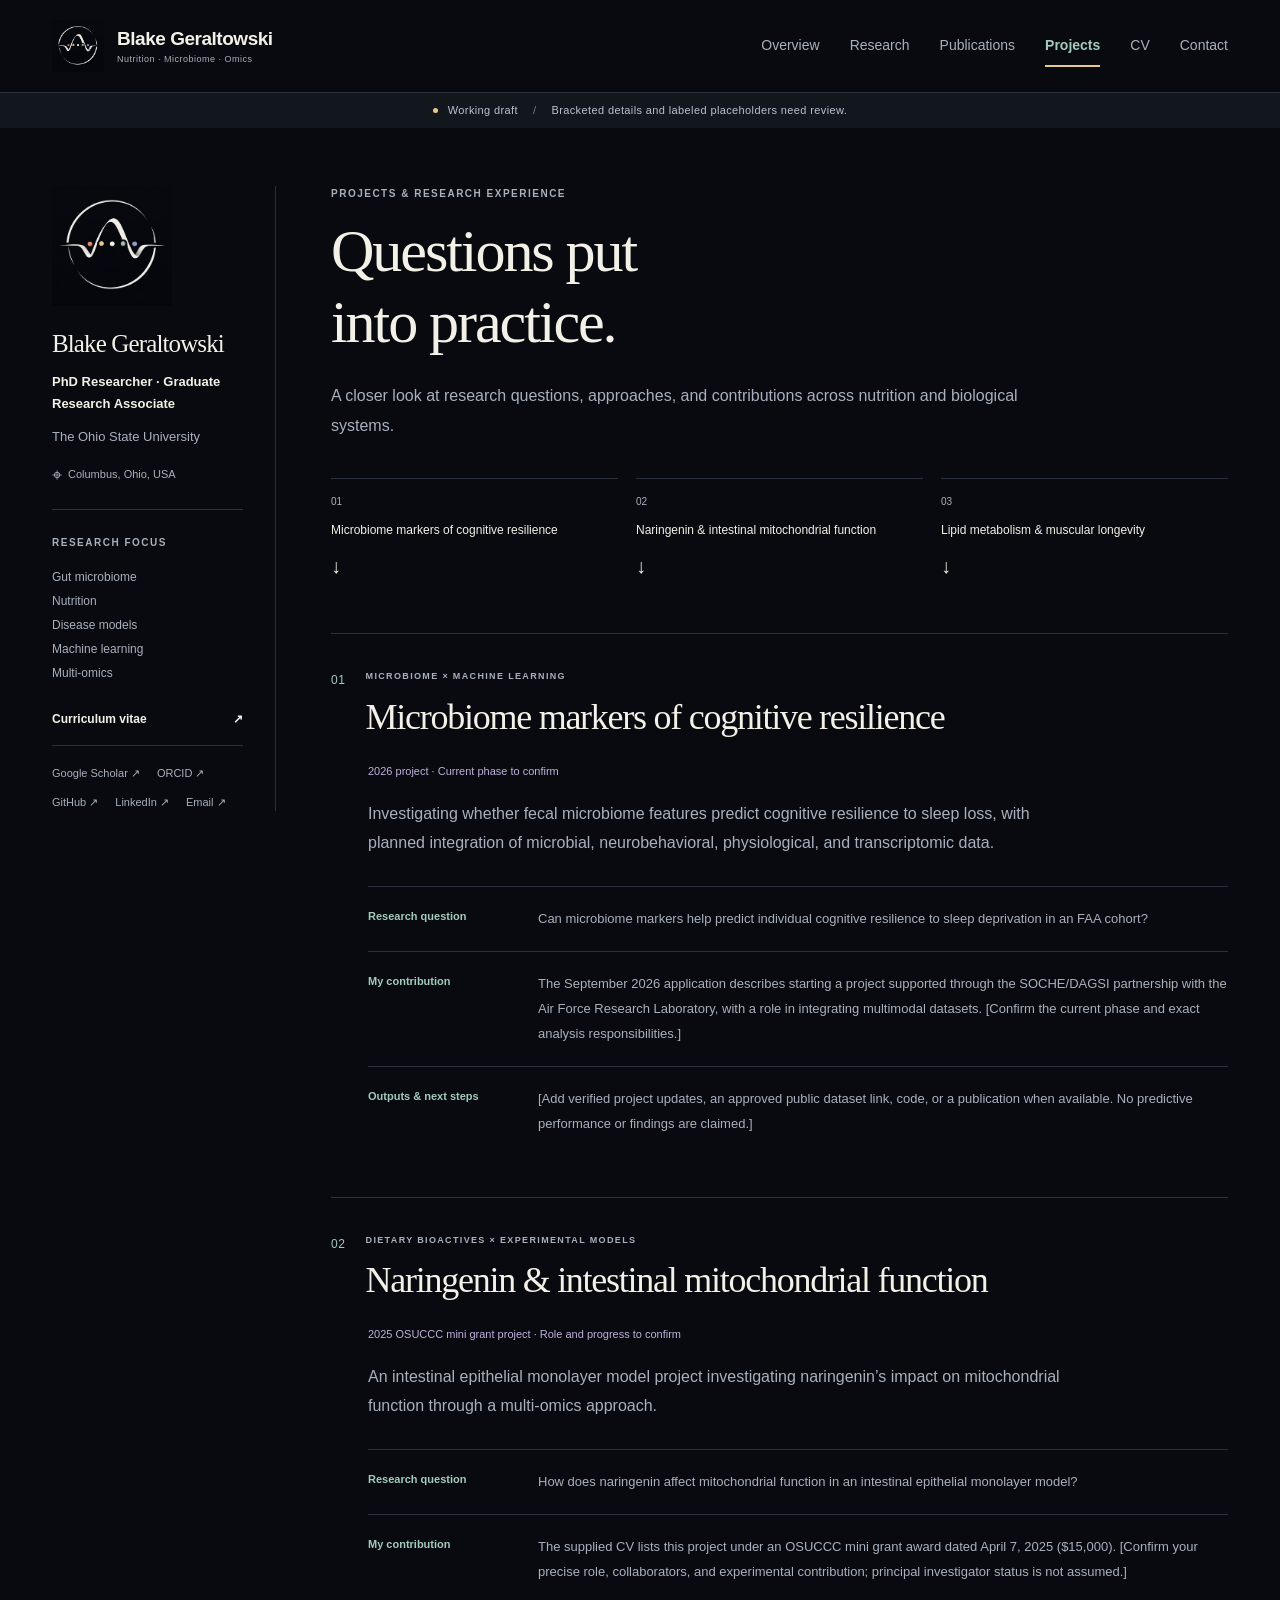
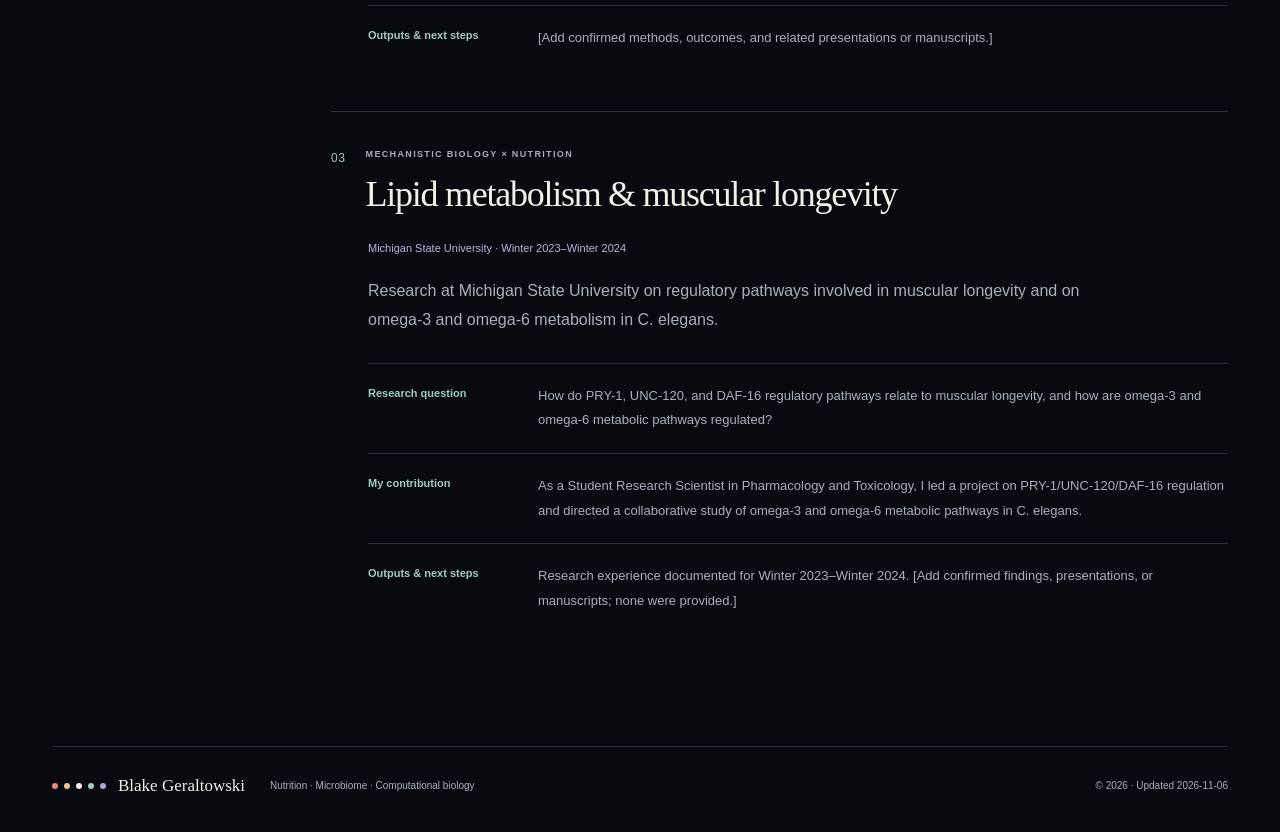
<file: projects/index.html>
<!doctype html>
<html lang="en"><head><meta charset="utf-8"><meta name="viewport" content="width=device-width,initial-scale=1"><title>Projects | Blake Geraltowski — Nutrition & Microbiome Research</title><meta name="description" content="I study how dietary bioactive compounds and fiber interact with the gut microbiome and host biology, with interests in metabolic health, cognitive resilience, and multi-omics approaches."><meta name="theme-color" content="#080a0f"><meta name="robots" content="noindex,nofollow"><link rel="canonical" href="https://blaeiou.github.io/projects/"><meta property="og:url" content="https://blaeiou.github.io/projects/"><meta property="og:title" content="Blake Geraltowski — Projects"><meta property="og:description" content="I study how dietary bioactive compounds and fiber interact with the gut microbiome and host biology, with interests in metabolic health, cognitive resilience, and multi-omics approaches."><meta property="og:type" content="website"><link rel="icon" href="../assets/orbital-wave-logo.png" type="image/png"><link rel="apple-touch-icon" href="../assets/orbital-wave-logo.png"><link rel="stylesheet" href="../assets/style.css?v=27525f72a3"><script src="../assets/site.js?v=27525f72a3" defer></script></head>
<body data-page="projects"><a class="skip-link" href="#main">Skip to content</a><header class="site-header"><div class="header-inner"><a class="brand" href="../"><img src="../assets/orbital-wave-logo.png" width="52" height="52" alt=""><span class="brand-wordmark"><span>Blake Geraltowski</span><span class="brand-descriptor">Nutrition · Microbiome · Omics</span></span></a><button type="button" class="menu-toggle" aria-expanded="false" aria-controls="primary-navigation" hidden>Menu <span aria-hidden="true">☰</span></button><nav id="primary-navigation" aria-label="Primary navigation"><a href="../">Overview</a><a href="../research/">Research</a><a href="../publications/">Publications</a><a href="../projects/" aria-current="page">Projects</a><a href="../cv/">CV</a><a href="../contact/">Contact</a></nav></div></header>
<div class="draft-bar"><span class="status-dot" aria-hidden="true"></span> Working draft <span class="draft-divider" aria-hidden="true">/</span> Bracketed details and labeled placeholders need review.</div>
<div class="page-shell"><aside class="profile-sidebar"><div class="profile-mark"><img src="../assets/orbital-wave-logo.png" width="120" height="120" alt="Orbital Wave logo: an ivory orbit and wave with coral, gold, ivory, mint, and lavender dots"></div><p class="profile-name">Blake Geraltowski</p><p class="profile-role">PhD Researcher · Graduate Research Associate</p><p class="profile-institution">The Ohio State University</p><p class="profile-location"><span aria-hidden="true">⌖</span> Columbus, Ohio, USA</p><div class="sidebar-rule"></div><p class="eyebrow">Research focus</p><p class="sidebar-focus">Gut microbiome<br>Nutrition<br>Disease models<br>Machine learning<br>Multi-omics</p><a class="sidebar-cv" href="../cv/">Curriculum vitae <span aria-hidden="true">↗</span></a><div class="sidebar-social"><a class="" href="https://scholar.google.com/citations?user=MeYhJkIAAAAJ&amp;hl=en" target="_blank" rel="noopener noreferrer">Google Scholar <span aria-hidden="true">↗</span><span class="sr-only"> (opens in new tab)</span></a><a class="" href="https://orcid.org/0009-0001-6110-2436" target="_blank" rel="noopener noreferrer">ORCID <span aria-hidden="true">↗</span><span class="sr-only"> (opens in new tab)</span></a><a class="" href="https://github.com/Blaeiou" target="_blank" rel="noopener noreferrer">GitHub <span aria-hidden="true">↗</span><span class="sr-only"> (opens in new tab)</span></a><a class="" href="https://www.linkedin.com/in/blaeiou/" target="_blank" rel="noopener noreferrer">LinkedIn <span aria-hidden="true">↗</span><span class="sr-only"> (opens in new tab)</span></a><a href="mailto:Geraltowski.1@osu.edu">Email <span aria-hidden="true">↗</span></a></div></aside><main id="main" tabindex="-1"><header class="page-heading"><p class="eyebrow">Projects & research experience</p><h1>Questions put<br>into practice.</h1><p class="lede">A closer look at research questions, approaches, and contributions across nutrition and biological systems.</p></header>
    <div class="project-jump"><a href="#microbiome-cognitive-resilience"><span>01</span>Microbiome markers of cognitive resilience <span aria-hidden="true">↓</span></a><a href="#naringenin-intestinal-model"><span>02</span>Naringenin &amp; intestinal mitochondrial function <span aria-hidden="true">↓</span></a><a href="#lipids-longevity"><span>03</span>Lipid metabolism &amp; muscular longevity <span aria-hidden="true">↓</span></a></div>
    <article class="project-detail" id="microbiome-cognitive-resilience"><div class="project-heading"><span class="row-number">01</span><div><p class="eyebrow">Microbiome × machine learning</p><h2>Microbiome markers of cognitive resilience</h2></div></div><p class="project-status">2026 project · Current phase to confirm</p><p class="project-summary">Investigating whether fecal microbiome features predict cognitive resilience to sleep loss, with planned integration of microbial, neurobehavioral, physiological, and transcriptomic data.</p><dl><div><dt>Research question</dt><dd>Can microbiome markers help predict individual cognitive resilience to sleep deprivation in an FAA cohort?</dd></div><div><dt>My contribution</dt><dd>The September 2026 application describes starting a project supported through the SOCHE/DAGSI partnership with the Air Force Research Laboratory, with a role in integrating multimodal datasets. [Confirm the current phase and exact analysis responsibilities.]</dd></div><div><dt>Outputs & next steps</dt><dd>[Add verified project updates, an approved public dataset link, code, or a publication when available. No predictive performance or findings are claimed.]</dd></div></dl></article><article class="project-detail" id="naringenin-intestinal-model"><div class="project-heading"><span class="row-number">02</span><div><p class="eyebrow">Dietary bioactives × experimental models</p><h2>Naringenin &amp; intestinal mitochondrial function</h2></div></div><p class="project-status">2025 OSUCCC mini grant project · Role and progress to confirm</p><p class="project-summary">An intestinal epithelial monolayer model project investigating naringenin’s impact on mitochondrial function through a multi-omics approach.</p><dl><div><dt>Research question</dt><dd>How does naringenin affect mitochondrial function in an intestinal epithelial monolayer model?</dd></div><div><dt>My contribution</dt><dd>The supplied CV lists this project under an OSUCCC mini grant award dated April 7, 2025 ($15,000). [Confirm your precise role, collaborators, and experimental contribution; principal investigator status is not assumed.]</dd></div><div><dt>Outputs & next steps</dt><dd>[Add confirmed methods, outcomes, and related presentations or manuscripts.]</dd></div></dl></article><article class="project-detail" id="lipids-longevity"><div class="project-heading"><span class="row-number">03</span><div><p class="eyebrow">Mechanistic biology × nutrition</p><h2>Lipid metabolism &amp; muscular longevity</h2></div></div><p class="project-status">Michigan State University · Winter 2023–Winter 2024</p><p class="project-summary">Research at Michigan State University on regulatory pathways involved in muscular longevity and on omega-3 and omega-6 metabolism in C. elegans.</p><dl><div><dt>Research question</dt><dd>How do PRY-1, UNC-120, and DAF-16 regulatory pathways relate to muscular longevity, and how are omega-3 and omega-6 metabolic pathways regulated?</dd></div><div><dt>My contribution</dt><dd>As a Student Research Scientist in Pharmacology and Toxicology, I led a project on PRY-1/UNC-120/DAF-16 regulation and directed a collaborative study of omega-3 and omega-6 metabolic pathways in C. elegans.</dd></div><div><dt>Outputs & next steps</dt><dd>Research experience documented for Winter 2023–Winter 2024. [Add confirmed findings, presentations, or manuscripts; none were provided.]</dd></div></dl></article></main></div>
<footer class="site-footer"><a href="../" class="footer-name"><span class="palette-dots" aria-hidden="true"><i></i><i></i><i></i><i></i><i></i></span><span>Blake Geraltowski</span></a><p>Nutrition · Microbiome · Computational biology</p><span>© 2026 · Updated 2026-11-06</span></footer></body></html>
</file>
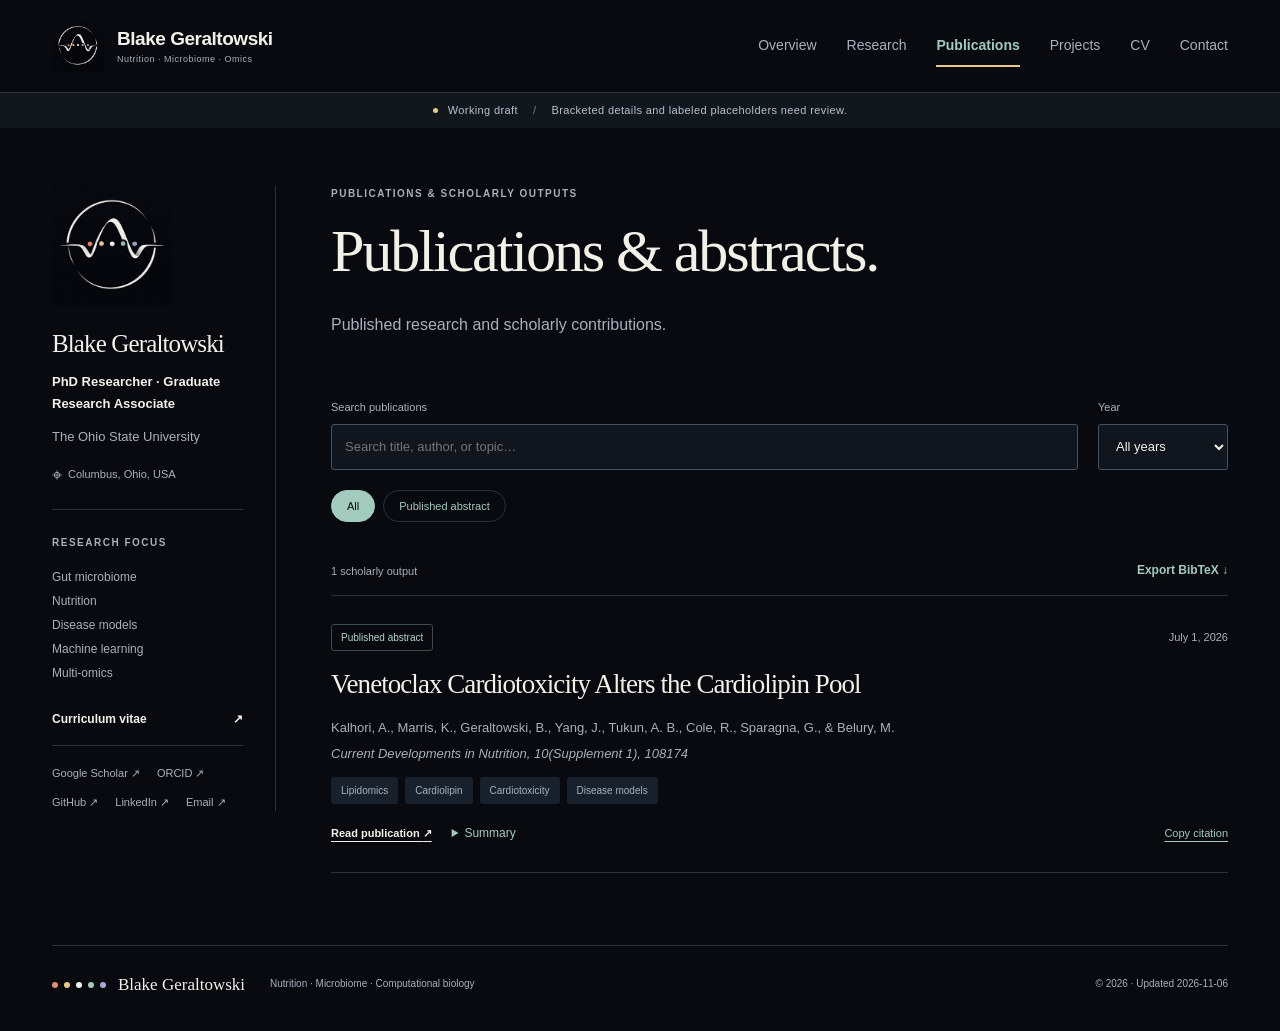
<file: publications/index.html>
<!doctype html>
<html lang="en"><head><meta charset="utf-8"><meta name="viewport" content="width=device-width,initial-scale=1"><title>Publications | Blake Geraltowski — Nutrition & Microbiome Research</title><meta name="description" content="I study how dietary bioactive compounds and fiber interact with the gut microbiome and host biology, with interests in metabolic health, cognitive resilience, and multi-omics approaches."><meta name="theme-color" content="#080a0f"><meta name="robots" content="noindex,nofollow"><link rel="canonical" href="https://blaeiou.github.io/publications/"><meta property="og:url" content="https://blaeiou.github.io/publications/"><meta property="og:title" content="Blake Geraltowski — Publications"><meta property="og:description" content="I study how dietary bioactive compounds and fiber interact with the gut microbiome and host biology, with interests in metabolic health, cognitive resilience, and multi-omics approaches."><meta property="og:type" content="website"><link rel="icon" href="../assets/orbital-wave-logo.png" type="image/png"><link rel="apple-touch-icon" href="../assets/orbital-wave-logo.png"><link rel="stylesheet" href="../assets/style.css?v=27525f72a3"><script src="../assets/site.js?v=27525f72a3" defer></script></head>
<body data-page="publications"><a class="skip-link" href="#main">Skip to content</a><header class="site-header"><div class="header-inner"><a class="brand" href="../"><img src="../assets/orbital-wave-logo.png" width="52" height="52" alt=""><span class="brand-wordmark"><span>Blake Geraltowski</span><span class="brand-descriptor">Nutrition · Microbiome · Omics</span></span></a><button type="button" class="menu-toggle" aria-expanded="false" aria-controls="primary-navigation" hidden>Menu <span aria-hidden="true">☰</span></button><nav id="primary-navigation" aria-label="Primary navigation"><a href="../">Overview</a><a href="../research/">Research</a><a href="../publications/" aria-current="page">Publications</a><a href="../projects/">Projects</a><a href="../cv/">CV</a><a href="../contact/">Contact</a></nav></div></header>
<div class="draft-bar"><span class="status-dot" aria-hidden="true"></span> Working draft <span class="draft-divider" aria-hidden="true">/</span> Bracketed details and labeled placeholders need review.</div>
<div class="page-shell"><aside class="profile-sidebar"><div class="profile-mark"><img src="../assets/orbital-wave-logo.png" width="120" height="120" alt="Orbital Wave logo: an ivory orbit and wave with coral, gold, ivory, mint, and lavender dots"></div><p class="profile-name">Blake Geraltowski</p><p class="profile-role">PhD Researcher · Graduate Research Associate</p><p class="profile-institution">The Ohio State University</p><p class="profile-location"><span aria-hidden="true">⌖</span> Columbus, Ohio, USA</p><div class="sidebar-rule"></div><p class="eyebrow">Research focus</p><p class="sidebar-focus">Gut microbiome<br>Nutrition<br>Disease models<br>Machine learning<br>Multi-omics</p><a class="sidebar-cv" href="../cv/">Curriculum vitae <span aria-hidden="true">↗</span></a><div class="sidebar-social"><a class="" href="https://scholar.google.com/citations?user=MeYhJkIAAAAJ&amp;hl=en" target="_blank" rel="noopener noreferrer">Google Scholar <span aria-hidden="true">↗</span><span class="sr-only"> (opens in new tab)</span></a><a class="" href="https://orcid.org/0009-0001-6110-2436" target="_blank" rel="noopener noreferrer">ORCID <span aria-hidden="true">↗</span><span class="sr-only"> (opens in new tab)</span></a><a class="" href="https://github.com/Blaeiou" target="_blank" rel="noopener noreferrer">GitHub <span aria-hidden="true">↗</span><span class="sr-only"> (opens in new tab)</span></a><a class="" href="https://www.linkedin.com/in/blaeiou/" target="_blank" rel="noopener noreferrer">LinkedIn <span aria-hidden="true">↗</span><span class="sr-only"> (opens in new tab)</span></a><a href="mailto:Geraltowski.1@osu.edu">Email <span aria-hidden="true">↗</span></a></div></aside><main id="main" tabindex="-1"><header class="page-heading"><p class="eyebrow">Publications & scholarly outputs</p><h1>Publications & abstracts.</h1><p class="lede">Published research and scholarly contributions.</p></header>

    <div class="publication-toolbar" data-publication-controls hidden><label class="search-label">Search publications<input type="search" id="publication-search" placeholder="Search title, author, or topic…" autocomplete="off"></label><label>Year<select id="publication-year"><option value="all">All years</option><option value="2026">2026</option></select></label></div>
    <div class="filter-chips" role="group" aria-label="Filter by publication type" data-publication-controls hidden><button type="button" class="filter-chip" data-filter="All" aria-pressed="true">All</button><button type="button" class="filter-chip" data-filter="Published abstract" aria-pressed="false">Published abstract</button></div>
    <div class="results-heading"><p id="publication-count" role="status">1 scholarly output</p><a class="text-link" href="../assets/publications.bib" download>Export BibTeX ↓</a></div>
    <div class="publication-list"><article class="publication" data-publication data-type="Published abstract" data-year="2026">
    <div class="publication-top"><span class="tag ">Published abstract</span><span class="publication-year">July 1, 2026</span></div>

    <h2>Venetoclax Cardiotoxicity Alters the Cardiolipin Pool</h2><p class="authors">Kalhori, A., Marris, K., Geraltowski, B., Yang, J., Tukun, A. B., Cole, R., Sparagna, G., &amp; Belury, M.</p><p class="venue">Current Developments in Nutrition, 10(Supplement 1), 108174</p>
    <div class="tags"><span class="tag quiet">Lipidomics</span><span class="tag quiet">Cardiolipin</span><span class="tag quiet">Cardiotoxicity</span><span class="tag quiet">Disease models</span></div>
    <div class="publication-actions"><a class="" href="https://cdn.nutrition.org/article/S2475-2991(26)00539-1/fulltext" target="_blank" rel="noopener noreferrer">Read publication <span aria-hidden="true">↗</span><span class="sr-only"> (opens in new tab)</span></a>
    <details><summary>Summary</summary><p>A published abstract investigating venetoclax-associated cardiac dysfunction and cardiolipin remodeling using mouse models, cardiomyocyte experiments, LC-MS lipidomics, and echocardiography.</p></details>
    <button class="text-button copy-button" type="button" data-copy="Kalhori, A., Marris, K., Geraltowski, B., Yang, J., Tukun, A. B., Cole, R., Sparagna, G., &amp; Belury, M. (2026). Venetoclax Cardiotoxicity Alters the Cardiolipin Pool [Published abstract]. Current Developments in Nutrition, 10(Supplement 1), 108174. https://doi.org/10.1016/j.cdnut.2026.108174">Copy citation</button></div>
  </article></div><div id="no-results" class="empty-state" hidden><h2>No matching publications</h2><p>Try another topic, year, or publication type.</p><button type="button" class="button secondary" id="clear-filters">Clear filters</button></div><p id="copy-status" class="sr-only" role="status"></p></main></div>
<footer class="site-footer"><a href="../" class="footer-name"><span class="palette-dots" aria-hidden="true"><i></i><i></i><i></i><i></i><i></i></span><span>Blake Geraltowski</span></a><p>Nutrition · Microbiome · Computational biology</p><span>© 2026 · Updated 2026-11-06</span></footer></body></html>
</file>
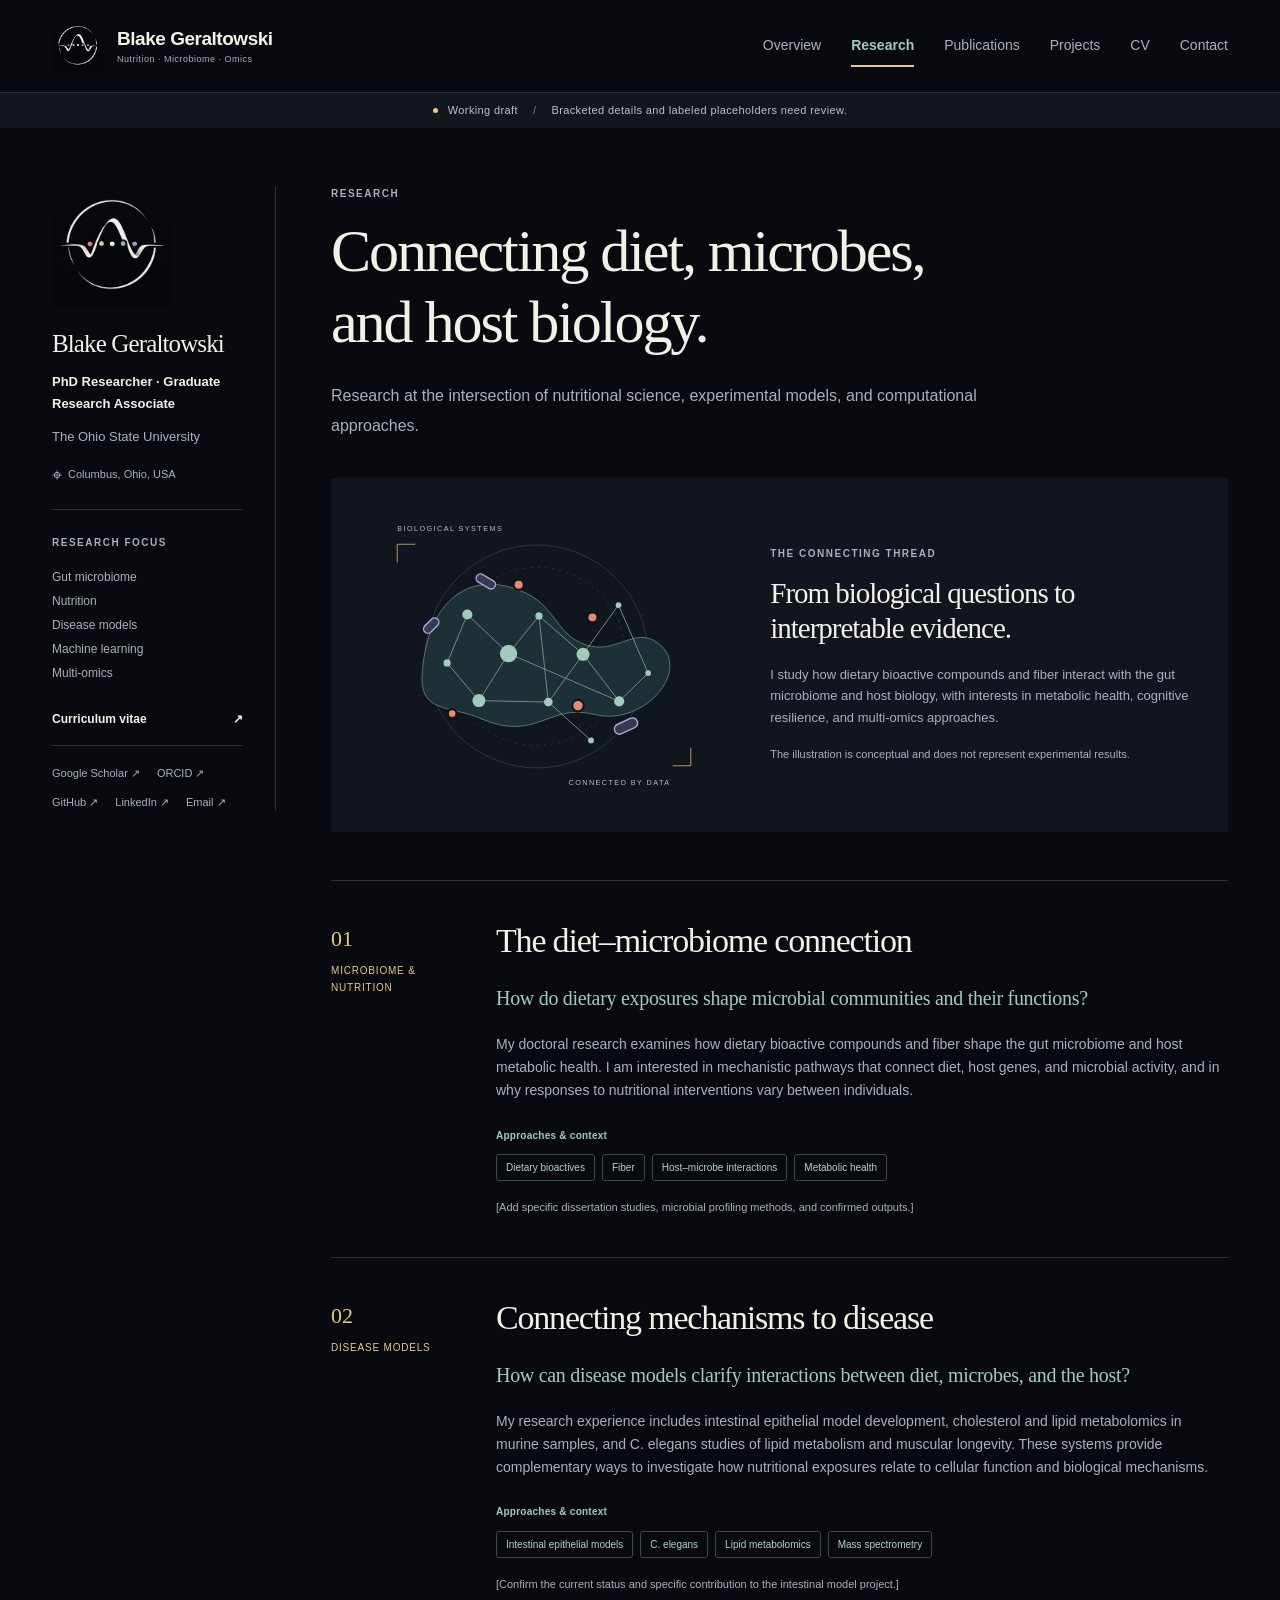
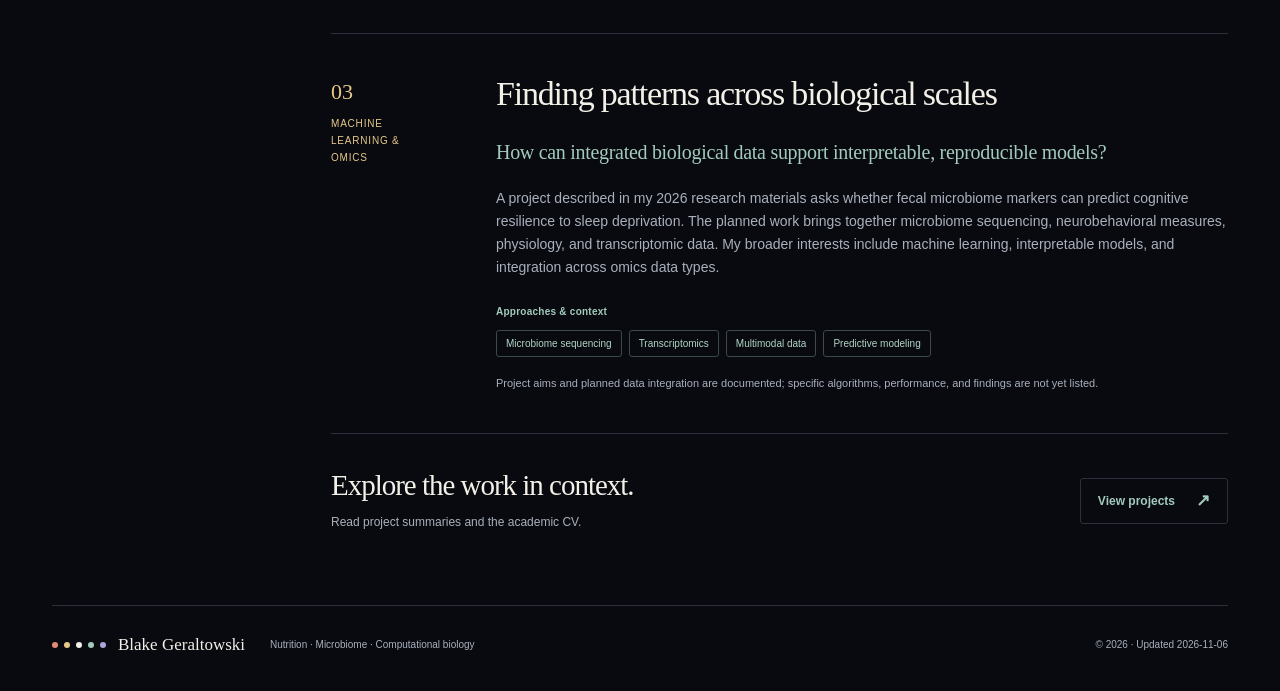
<file: research/index.html>
<!doctype html>
<html lang="en"><head><meta charset="utf-8"><meta name="viewport" content="width=device-width,initial-scale=1"><title>Research | Blake Geraltowski — Nutrition & Microbiome Research</title><meta name="description" content="I study how dietary bioactive compounds and fiber interact with the gut microbiome and host biology, with interests in metabolic health, cognitive resilience, and multi-omics approaches."><meta name="theme-color" content="#080a0f"><meta name="robots" content="noindex,nofollow"><link rel="canonical" href="https://blaeiou.github.io/research/"><meta property="og:url" content="https://blaeiou.github.io/research/"><meta property="og:title" content="Blake Geraltowski — Research"><meta property="og:description" content="I study how dietary bioactive compounds and fiber interact with the gut microbiome and host biology, with interests in metabolic health, cognitive resilience, and multi-omics approaches."><meta property="og:type" content="website"><link rel="icon" href="../assets/orbital-wave-logo.png" type="image/png"><link rel="apple-touch-icon" href="../assets/orbital-wave-logo.png"><link rel="stylesheet" href="../assets/style.css?v=27525f72a3"><script src="../assets/site.js?v=27525f72a3" defer></script></head>
<body data-page="research"><a class="skip-link" href="#main">Skip to content</a><header class="site-header"><div class="header-inner"><a class="brand" href="../"><img src="../assets/orbital-wave-logo.png" width="52" height="52" alt=""><span class="brand-wordmark"><span>Blake Geraltowski</span><span class="brand-descriptor">Nutrition · Microbiome · Omics</span></span></a><button type="button" class="menu-toggle" aria-expanded="false" aria-controls="primary-navigation" hidden>Menu <span aria-hidden="true">☰</span></button><nav id="primary-navigation" aria-label="Primary navigation"><a href="../">Overview</a><a href="../research/" aria-current="page">Research</a><a href="../publications/">Publications</a><a href="../projects/">Projects</a><a href="../cv/">CV</a><a href="../contact/">Contact</a></nav></div></header>
<div class="draft-bar"><span class="status-dot" aria-hidden="true"></span> Working draft <span class="draft-divider" aria-hidden="true">/</span> Bracketed details and labeled placeholders need review.</div>
<div class="page-shell"><aside class="profile-sidebar"><div class="profile-mark"><img src="../assets/orbital-wave-logo.png" width="120" height="120" alt="Orbital Wave logo: an ivory orbit and wave with coral, gold, ivory, mint, and lavender dots"></div><p class="profile-name">Blake Geraltowski</p><p class="profile-role">PhD Researcher · Graduate Research Associate</p><p class="profile-institution">The Ohio State University</p><p class="profile-location"><span aria-hidden="true">⌖</span> Columbus, Ohio, USA</p><div class="sidebar-rule"></div><p class="eyebrow">Research focus</p><p class="sidebar-focus">Gut microbiome<br>Nutrition<br>Disease models<br>Machine learning<br>Multi-omics</p><a class="sidebar-cv" href="../cv/">Curriculum vitae <span aria-hidden="true">↗</span></a><div class="sidebar-social"><a class="" href="https://scholar.google.com/citations?user=MeYhJkIAAAAJ&amp;hl=en" target="_blank" rel="noopener noreferrer">Google Scholar <span aria-hidden="true">↗</span><span class="sr-only"> (opens in new tab)</span></a><a class="" href="https://orcid.org/0009-0001-6110-2436" target="_blank" rel="noopener noreferrer">ORCID <span aria-hidden="true">↗</span><span class="sr-only"> (opens in new tab)</span></a><a class="" href="https://github.com/Blaeiou" target="_blank" rel="noopener noreferrer">GitHub <span aria-hidden="true">↗</span><span class="sr-only"> (opens in new tab)</span></a><a class="" href="https://www.linkedin.com/in/blaeiou/" target="_blank" rel="noopener noreferrer">LinkedIn <span aria-hidden="true">↗</span><span class="sr-only"> (opens in new tab)</span></a><a href="mailto:Geraltowski.1@osu.edu">Email <span aria-hidden="true">↗</span></a></div></aside><main id="main" tabindex="-1"><header class="page-heading"><p class="eyebrow">Research</p><h1>Connecting diet, microbes,<br>and host biology.</h1><p class="lede">Research at the intersection of nutritional science, experimental models, and computational approaches.</p></header>
    <div class="research-intro"><img src="../assets/research-map.svg" width="520" height="420" alt="Conceptual network linking microbial forms and biological features."><div><p class="eyebrow">The connecting thread</p><h2>From biological questions to interpretable evidence.</h2><p>I study how dietary bioactive compounds and fiber interact with the gut microbiome and host biology, with interests in metabolic health, cognitive resilience, and multi-omics approaches.</p><p class="subtle-note">The illustration is conceptual and does not represent experimental results.</p></div></div>
    <section class="research-detail" id="microbiome-nutrition"><div class="detail-index">01<span>Microbiome &amp; nutrition</span></div><div><h2>The diet–microbiome connection</h2><p class="research-question">How do dietary exposures shape microbial communities and their functions?</p><p>My doctoral research examines how dietary bioactive compounds and fiber shape the gut microbiome and host metabolic health. I am interested in mechanistic pathways that connect diet, host genes, and microbial activity, and in why responses to nutritional interventions vary between individuals.</p><p class="small-label">Approaches & context</p><div class="tags"><span class="tag ">Dietary bioactives</span><span class="tag ">Fiber</span><span class="tag ">Host–microbe interactions</span><span class="tag ">Metabolic health</span></div><p class="subtle-note">[Add specific dissertation studies, microbial profiling methods, and confirmed outputs.]</p></div></section><section class="research-detail" id="disease-models"><div class="detail-index">02<span>Disease models</span></div><div><h2>Connecting mechanisms to disease</h2><p class="research-question">How can disease models clarify interactions between diet, microbes, and the host?</p><p>My research experience includes intestinal epithelial model development, cholesterol and lipid metabolomics in murine samples, and C. elegans studies of lipid metabolism and muscular longevity. These systems provide complementary ways to investigate how nutritional exposures relate to cellular function and biological mechanisms.</p><p class="small-label">Approaches & context</p><div class="tags"><span class="tag ">Intestinal epithelial models</span><span class="tag ">C. elegans</span><span class="tag ">Lipid metabolomics</span><span class="tag ">Mass spectrometry</span></div><p class="subtle-note">[Confirm the current status and specific contribution to the intestinal model project.]</p></div></section><section class="research-detail" id="ml-omics"><div class="detail-index">03<span>Machine learning &amp; omics</span></div><div><h2>Finding patterns across biological scales</h2><p class="research-question">How can integrated biological data support interpretable, reproducible models?</p><p>A project described in my 2026 research materials asks whether fecal microbiome markers can predict cognitive resilience to sleep deprivation. The planned work brings together microbiome sequencing, neurobehavioral measures, physiology, and transcriptomic data. My broader interests include machine learning, interpretable models, and integration across omics data types.</p><p class="small-label">Approaches & context</p><div class="tags"><span class="tag ">Microbiome sequencing</span><span class="tag ">Transcriptomics</span><span class="tag ">Multimodal data</span><span class="tag ">Predictive modeling</span></div><p class="subtle-note">Project aims and planned data integration are documented; specific algorithms, performance, and findings are not yet listed.</p></div></section>
    <div class="contact-strip"><div><h2>Explore the work in context.</h2><p>Read project summaries and the academic CV.</p></div><a class="button secondary" href="../projects/">View projects <span aria-hidden="true">↗</span></a></div></main></div>
<footer class="site-footer"><a href="../" class="footer-name"><span class="palette-dots" aria-hidden="true"><i></i><i></i><i></i><i></i><i></i></span><span>Blake Geraltowski</span></a><p>Nutrition · Microbiome · Computational biology</p><span>© 2026 · Updated 2026-11-06</span></footer></body></html>
</file>
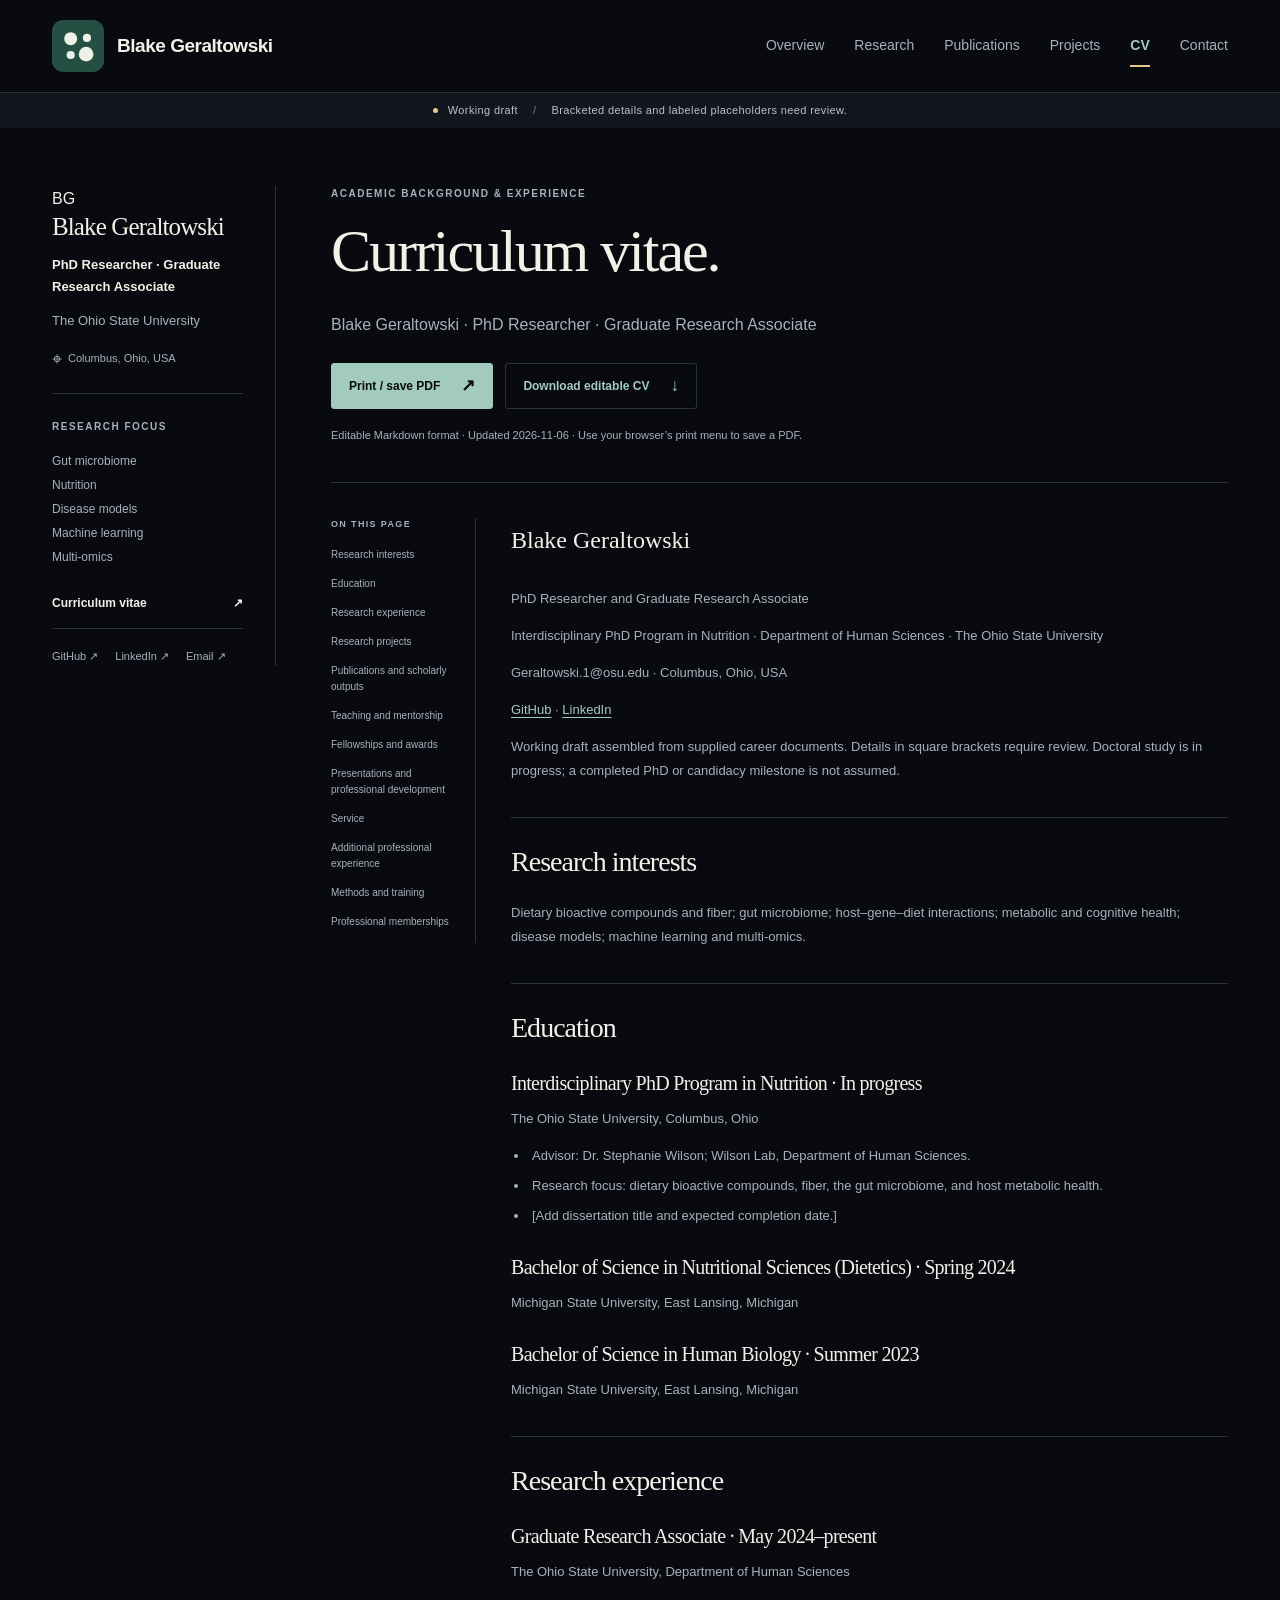
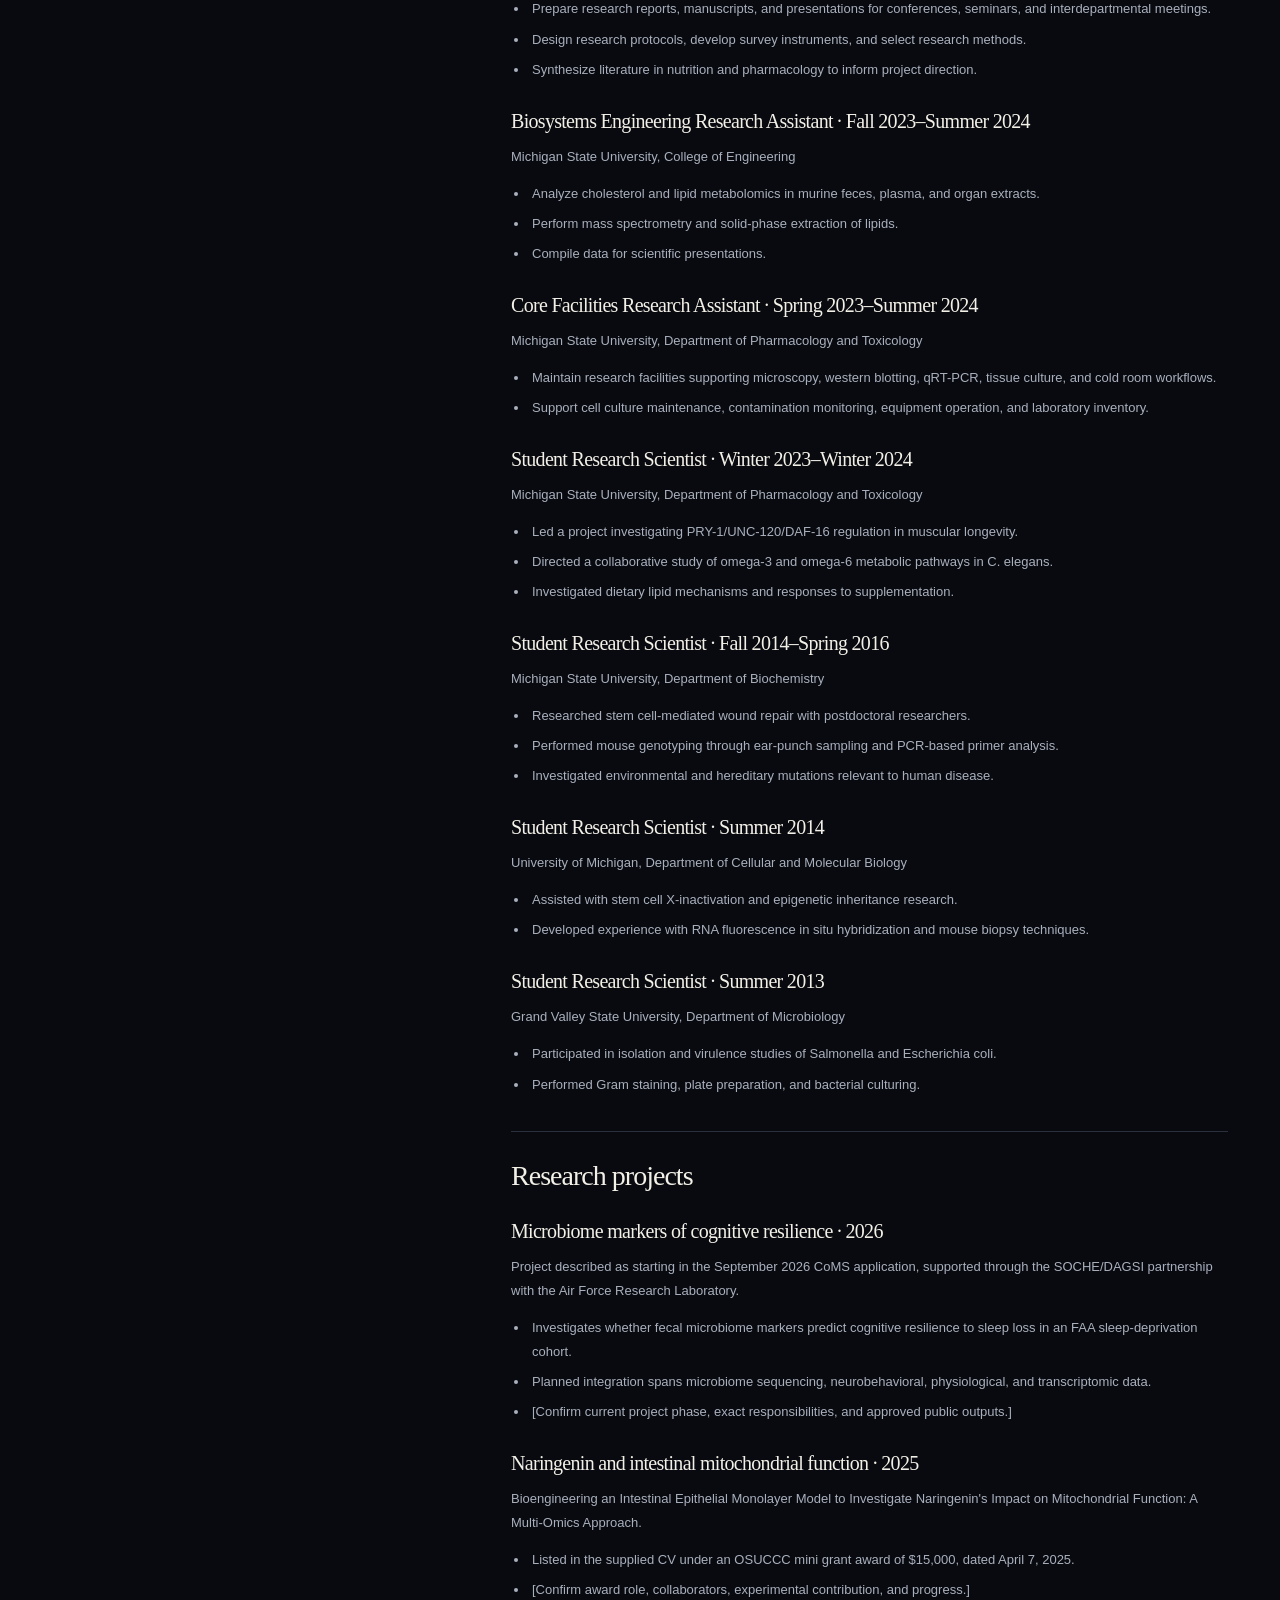
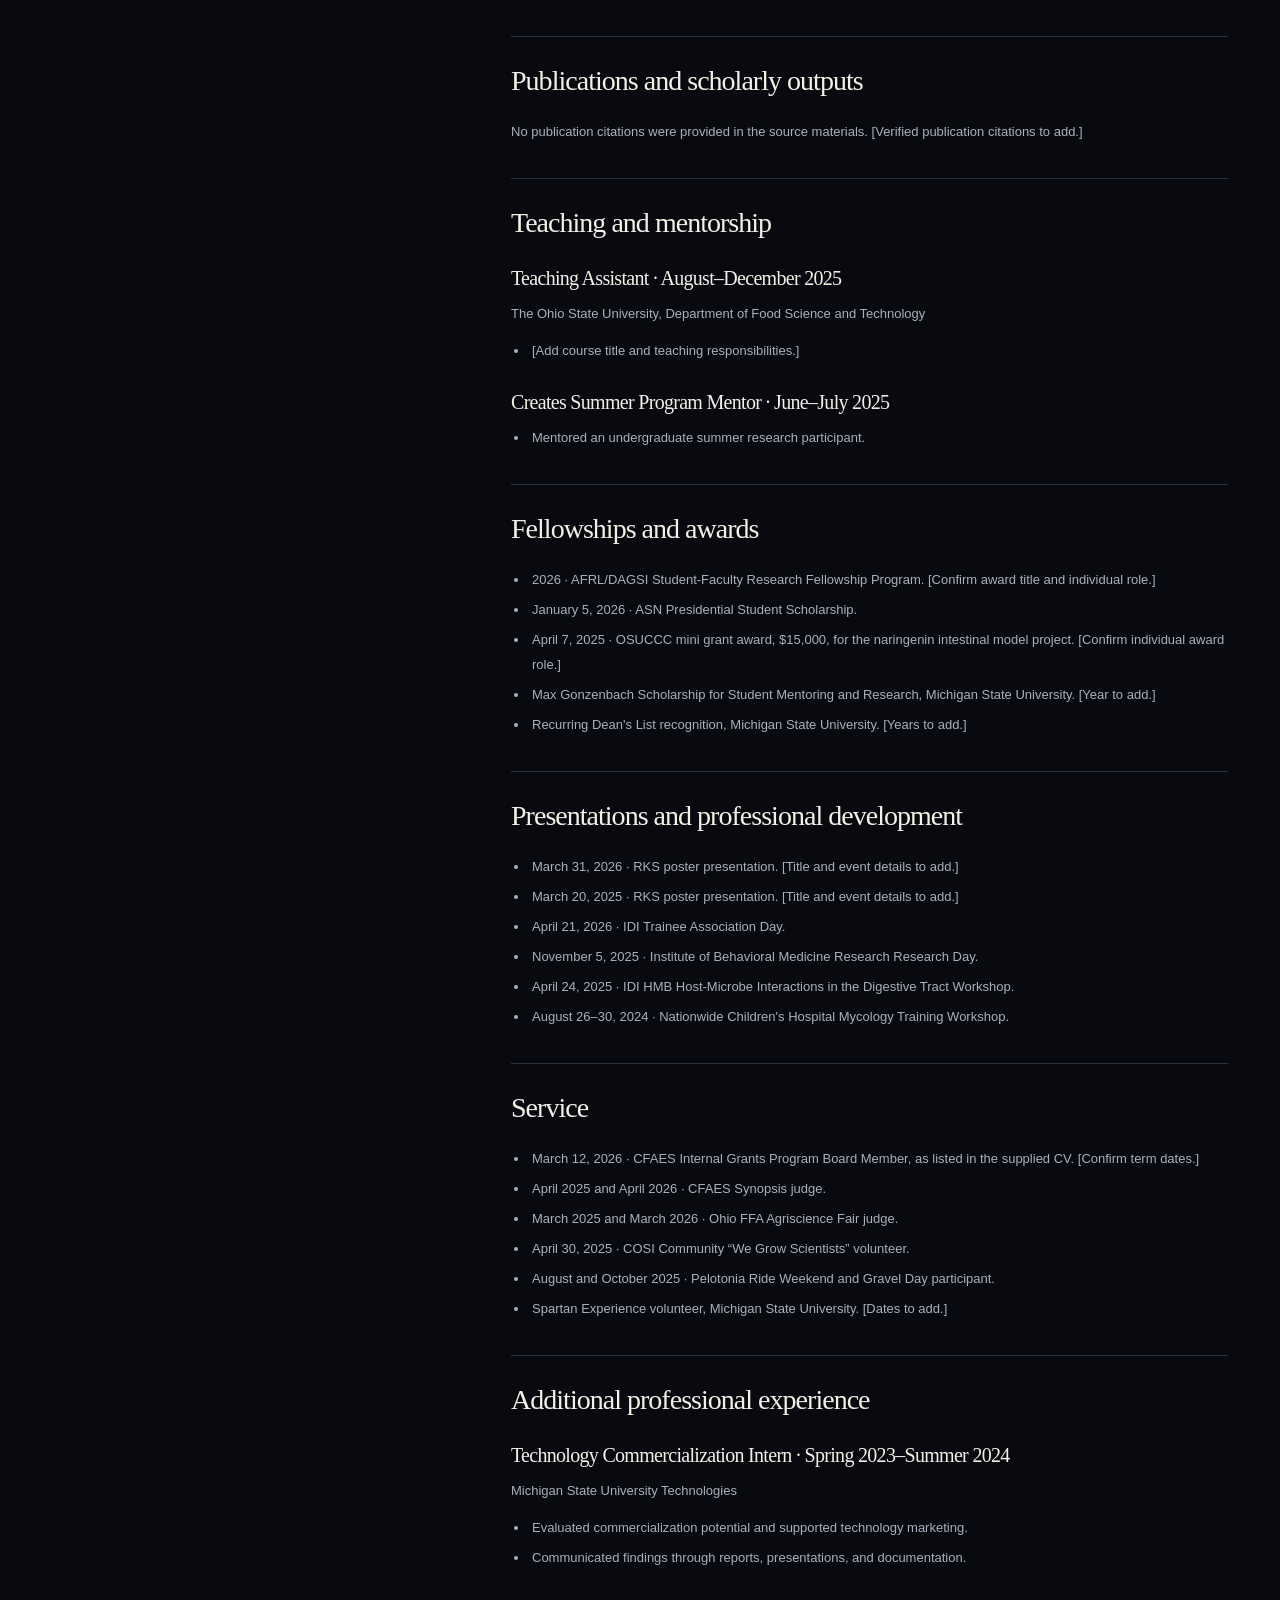
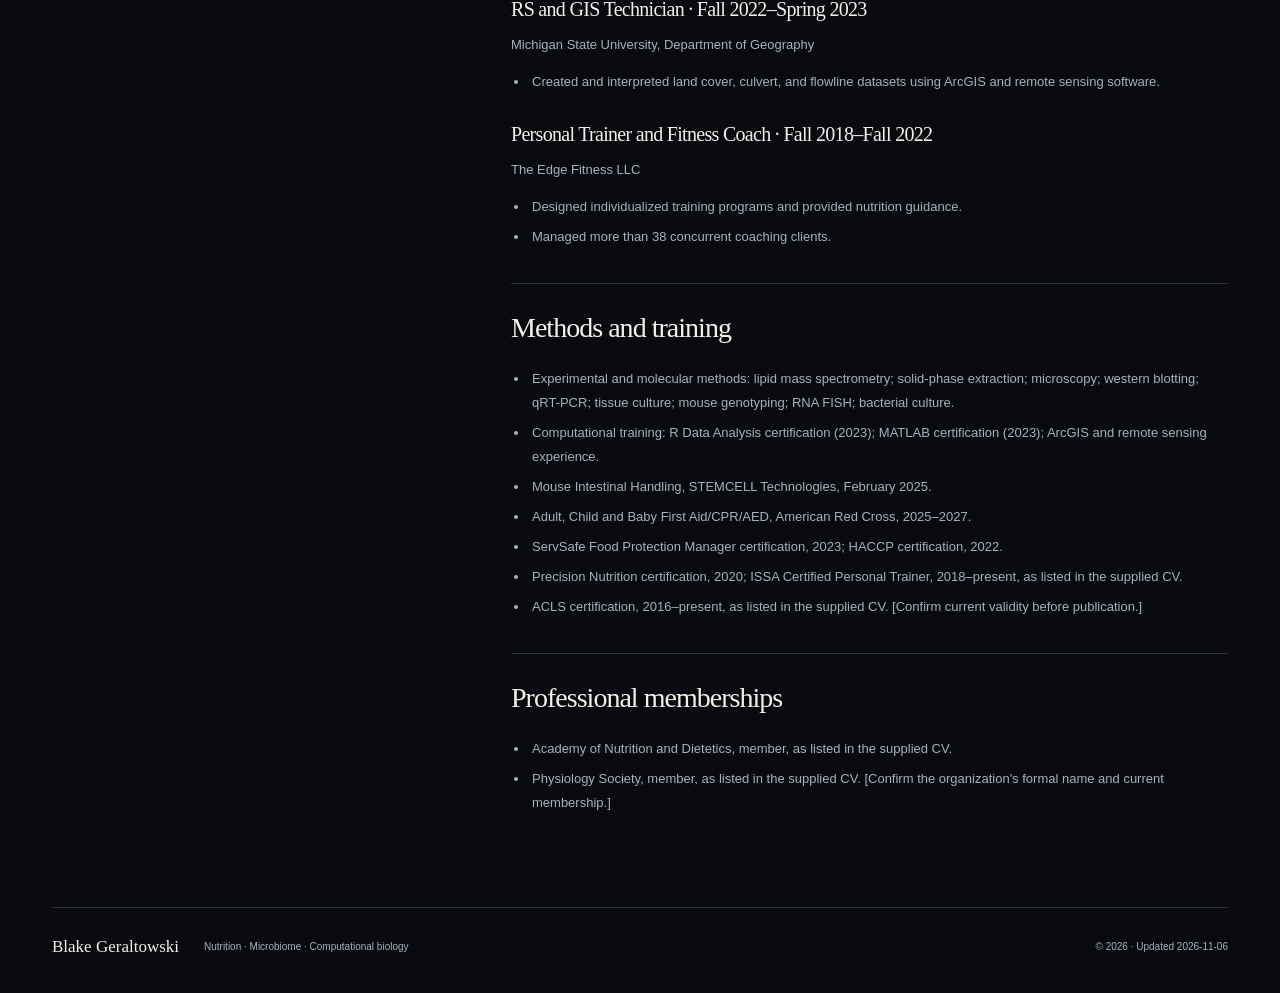
<file: index (1).html>
<!doctype html>
<html lang="en"><head><meta charset="utf-8"><meta name="viewport" content="width=device-width,initial-scale=1"><title>CV | Blake Geraltowski — Nutrition & Microbiome Research</title><meta name="description" content="I study how dietary bioactive compounds and fiber interact with the gut microbiome and host biology, with interests in metabolic health, cognitive resilience, and multi-omics approaches."><meta name="theme-color" content="#264f43"><meta name="robots" content="noindex,nofollow"><meta property="og:title" content="Blake Geraltowski — CV"><meta property="og:description" content="I study how dietary bioactive compounds and fiber interact with the gut microbiome and host biology, with interests in metabolic health, cognitive resilience, and multi-omics approaches."><meta property="og:type" content="website"><link rel="icon" href="../assets/favicon.svg" type="image/svg+xml"><link rel="stylesheet" href="../assets/style.css"><script src="../assets/site.js" defer></script></head>
<body data-page="cv"><a class="skip-link" href="#main">Skip to content</a><header class="site-header"><div class="header-inner"><a class="brand" href="../"><img src="../assets/favicon.svg" width="28" height="28" alt=""><span>Blake Geraltowski</span></a><button type="button" class="menu-toggle" aria-expanded="false" aria-controls="primary-navigation" hidden>Menu <span aria-hidden="true">☰</span></button><nav id="primary-navigation" aria-label="Primary navigation"><a href="../">Overview</a><a href="../research/">Research</a><a href="../publications/">Publications</a><a href="../projects/">Projects</a><a href="../cv/" aria-current="page">CV</a><a href="../contact/">Contact</a></nav></div></header>
<div class="draft-bar"><span class="status-dot" aria-hidden="true"></span> Working draft <span class="draft-divider" aria-hidden="true">/</span> Bracketed details and labeled placeholders need review.</div>
<div class="page-shell"><aside class="profile-sidebar"><div class="profile-monogram" aria-label="Blake Geraltowski initials"><span>BG</span><i aria-hidden="true"></i></div><p class="profile-name">Blake Geraltowski</p><p class="profile-role">PhD Researcher · Graduate Research Associate</p><p class="profile-institution">The Ohio State University</p><p class="profile-location"><span aria-hidden="true">⌖</span> Columbus, Ohio, USA</p><div class="sidebar-rule"></div><p class="eyebrow">Research focus</p><p class="sidebar-focus">Gut microbiome<br>Nutrition<br>Disease models<br>Machine learning<br>Multi-omics</p><a class="sidebar-cv" href="../cv/">Curriculum vitae <span aria-hidden="true">↗</span></a><div class="sidebar-social"><a class="" href="https://github.com/Blaeiou" target="_blank" rel="noopener noreferrer">GitHub <span aria-hidden="true">↗</span><span class="sr-only"> (opens in new tab)</span></a><a class="" href="https://www.linkedin.com/in/blaeio/" target="_blank" rel="noopener noreferrer">LinkedIn <span aria-hidden="true">↗</span><span class="sr-only"> (opens in new tab)</span></a><a href="mailto:Geraltowski.1@osu.edu">Email <span aria-hidden="true">↗</span></a></div></aside><main id="main" tabindex="-1"><header class="page-heading cv-header"><p class="eyebrow">Academic background & experience</p><h1>Curriculum vitae.</h1><p class="lede">Blake Geraltowski · PhD Researcher · Graduate Research Associate</p><div class="button-row"><button class="button primary" id="print-cv" type="button" hidden>Print / save PDF <span aria-hidden="true">↗</span></button><a class="button secondary" href="../assets/Blake-Geraltowski-CV.md" download>Download editable CV <span aria-hidden="true">↓</span></a></div><p class="subtle-note">Editable Markdown format · Updated 2026-11-06 · Use your browser’s print menu to save a PDF.</p></header><div class="cv-layout"><nav class="cv-toc" aria-label="CV sections"><p class="eyebrow">On this page</p><a href="#research-interests">Research interests</a><a href="#education">Education</a><a href="#research-experience">Research experience</a><a href="#research-projects">Research projects</a><a href="#publications-and-scholarly-outputs">Publications and scholarly outputs</a><a href="#teaching-and-mentorship">Teaching and mentorship</a><a href="#fellowships-and-awards">Fellowships and awards</a><a href="#presentations-and-professional-development">Presentations and professional development</a><a href="#service">Service</a><a href="#additional-professional-experience">Additional professional experience</a><a href="#methods-and-training">Methods and training</a><a href="#professional-memberships">Professional memberships</a></nav><article class="cv-body"><p><strong>Blake Geraltowski</strong></p><p>PhD Researcher and Graduate Research Associate</p><p>Interdisciplinary PhD Program in Nutrition · Department of Human Sciences · The Ohio State University</p><p>Geraltowski.1@osu.edu · Columbus, Ohio, USA</p><p><a href="https://github.com/Blaeiou" rel="noopener noreferrer">GitHub</a> · <a href="https://www.linkedin.com/in/blaeio/" rel="noopener noreferrer">LinkedIn</a></p><p>Working draft assembled from supplied career documents. Details in square brackets require review. Doctoral study is in progress; a completed PhD or candidacy milestone is not assumed.</p><h2 id="research-interests">Research interests</h2><p>Dietary bioactive compounds and fiber; gut microbiome; host–gene–diet interactions; metabolic and cognitive health; disease models; machine learning and multi-omics.</p><h2 id="education">Education</h2><h3 id="interdisciplinary-phd-program-in-nutrition-in-progress">Interdisciplinary PhD Program in Nutrition · In progress</h3><p>The Ohio State University, Columbus, Ohio</p><ul><li>Advisor: Dr. Stephanie Wilson; Wilson Lab, Department of Human Sciences.</li><li>Research focus: dietary bioactive compounds, fiber, the gut microbiome, and host metabolic health.</li><li>[Add dissertation title and expected completion date.]</li></ul><h3 id="bachelor-of-science-in-nutritional-sciences-dietetics-spring-2024">Bachelor of Science in Nutritional Sciences (Dietetics) · Spring 2024</h3><p>Michigan State University, East Lansing, Michigan</p><h3 id="bachelor-of-science-in-human-biology-summer-2023">Bachelor of Science in Human Biology · Summer 2023</h3><p>Michigan State University, East Lansing, Michigan</p><h2 id="research-experience">Research experience</h2><h3 id="graduate-research-associate-may-2024-present">Graduate Research Associate · May 2024–present</h3><p>The Ohio State University, Department of Human Sciences</p><ul><li>Prepare research reports, manuscripts, and presentations for conferences, seminars, and interdepartmental meetings.</li><li>Design research protocols, develop survey instruments, and select research methods.</li><li>Synthesize literature in nutrition and pharmacology to inform project direction.</li></ul><h3 id="biosystems-engineering-research-assistant-fall-2023-summer-2024">Biosystems Engineering Research Assistant · Fall 2023–Summer 2024</h3><p>Michigan State University, College of Engineering</p><ul><li>Analyze cholesterol and lipid metabolomics in murine feces, plasma, and organ extracts.</li><li>Perform mass spectrometry and solid-phase extraction of lipids.</li><li>Compile data for scientific presentations.</li></ul><h3 id="core-facilities-research-assistant-spring-2023-summer-2024">Core Facilities Research Assistant · Spring 2023–Summer 2024</h3><p>Michigan State University, Department of Pharmacology and Toxicology</p><ul><li>Maintain research facilities supporting microscopy, western blotting, qRT-PCR, tissue culture, and cold room workflows.</li><li>Support cell culture maintenance, contamination monitoring, equipment operation, and laboratory inventory.</li></ul><h3 id="student-research-scientist-winter-2023-winter-2024">Student Research Scientist · Winter 2023–Winter 2024</h3><p>Michigan State University, Department of Pharmacology and Toxicology</p><ul><li>Led a project investigating PRY-1/UNC-120/DAF-16 regulation in muscular longevity.</li><li>Directed a collaborative study of omega-3 and omega-6 metabolic pathways in C. elegans.</li><li>Investigated dietary lipid mechanisms and responses to supplementation.</li></ul><h3 id="student-research-scientist-fall-2014-spring-2016">Student Research Scientist · Fall 2014–Spring 2016</h3><p>Michigan State University, Department of Biochemistry</p><ul><li>Researched stem cell-mediated wound repair with postdoctoral researchers.</li><li>Performed mouse genotyping through ear-punch sampling and PCR-based primer analysis.</li><li>Investigated environmental and hereditary mutations relevant to human disease.</li></ul><h3 id="student-research-scientist-summer-2014">Student Research Scientist · Summer 2014</h3><p>University of Michigan, Department of Cellular and Molecular Biology</p><ul><li>Assisted with stem cell X-inactivation and epigenetic inheritance research.</li><li>Developed experience with RNA fluorescence in situ hybridization and mouse biopsy techniques.</li></ul><h3 id="student-research-scientist-summer-2013">Student Research Scientist · Summer 2013</h3><p>Grand Valley State University, Department of Microbiology</p><ul><li>Participated in isolation and virulence studies of Salmonella and Escherichia coli.</li><li>Performed Gram staining, plate preparation, and bacterial culturing.</li></ul><h2 id="research-projects">Research projects</h2><h3 id="microbiome-markers-of-cognitive-resilience-2026">Microbiome markers of cognitive resilience · 2026</h3><p>Project described as starting in the September 2026 CoMS application, supported through the SOCHE/DAGSI partnership with the Air Force Research Laboratory.</p><ul><li>Investigates whether fecal microbiome markers predict cognitive resilience to sleep loss in an FAA sleep-deprivation cohort.</li><li>Planned integration spans microbiome sequencing, neurobehavioral, physiological, and transcriptomic data.</li><li>[Confirm current project phase, exact responsibilities, and approved public outputs.]</li></ul><h3 id="naringenin-and-intestinal-mitochondrial-function-2025">Naringenin and intestinal mitochondrial function · 2025</h3><p>Bioengineering an Intestinal Epithelial Monolayer Model to Investigate Naringenin&#39;s Impact on Mitochondrial Function: A Multi-Omics Approach.</p><ul><li>Listed in the supplied CV under an OSUCCC mini grant award of $15,000, dated April 7, 2025.</li><li>[Confirm award role, collaborators, experimental contribution, and progress.]</li></ul><h2 id="publications-and-scholarly-outputs">Publications and scholarly outputs</h2><p>No publication citations were provided in the source materials. [Verified publication citations to add.]</p><h2 id="teaching-and-mentorship">Teaching and mentorship</h2><h3 id="teaching-assistant-august-december-2025">Teaching Assistant · August–December 2025</h3><p>The Ohio State University, Department of Food Science and Technology</p><ul><li>[Add course title and teaching responsibilities.]</li></ul><h3 id="creates-summer-program-mentor-june-july-2025">Creates Summer Program Mentor · June–July 2025</h3><ul><li>Mentored an undergraduate summer research participant.</li></ul><h2 id="fellowships-and-awards">Fellowships and awards</h2><ul><li>2026 · AFRL/DAGSI Student-Faculty Research Fellowship Program. [Confirm award title and individual role.]</li><li>January 5, 2026 · ASN Presidential Student Scholarship.</li><li>April 7, 2025 · OSUCCC mini grant award, $15,000, for the naringenin intestinal model project. [Confirm individual award role.]</li><li>Max Gonzenbach Scholarship for Student Mentoring and Research, Michigan State University. [Year to add.]</li><li>Recurring Dean&#39;s List recognition, Michigan State University. [Years to add.]</li></ul><h2 id="presentations-and-professional-development">Presentations and professional development</h2><ul><li>March 31, 2026 · RKS poster presentation. [Title and event details to add.]</li><li>March 20, 2025 · RKS poster presentation. [Title and event details to add.]</li><li>April 21, 2026 · IDI Trainee Association Day.</li><li>November 5, 2025 · Institute of Behavioral Medicine Research Research Day.</li><li>April 24, 2025 · IDI HMB Host-Microbe Interactions in the Digestive Tract Workshop.</li><li>August 26–30, 2024 · Nationwide Children&#39;s Hospital Mycology Training Workshop.</li></ul><h2 id="service">Service</h2><ul><li>March 12, 2026 · CFAES Internal Grants Program Board Member, as listed in the supplied CV. [Confirm term dates.]</li><li>April 2025 and April 2026 · CFAES Synopsis judge.</li><li>March 2025 and March 2026 · Ohio FFA Agriscience Fair judge.</li><li>April 30, 2025 · COSI Community “We Grow Scientists” volunteer.</li><li>August and October 2025 · Pelotonia Ride Weekend and Gravel Day participant.</li><li>Spartan Experience volunteer, Michigan State University. [Dates to add.]</li></ul><h2 id="additional-professional-experience">Additional professional experience</h2><h3 id="technology-commercialization-intern-spring-2023-summer-2024">Technology Commercialization Intern · Spring 2023–Summer 2024</h3><p>Michigan State University Technologies</p><ul><li>Evaluated commercialization potential and supported technology marketing.</li><li>Communicated findings through reports, presentations, and documentation.</li></ul><h3 id="rs-and-gis-technician-fall-2022-spring-2023">RS and GIS Technician · Fall 2022–Spring 2023</h3><p>Michigan State University, Department of Geography</p><ul><li>Created and interpreted land cover, culvert, and flowline datasets using ArcGIS and remote sensing software.</li></ul><h3 id="personal-trainer-and-fitness-coach-fall-2018-fall-2022">Personal Trainer and Fitness Coach · Fall 2018–Fall 2022</h3><p>The Edge Fitness LLC</p><ul><li>Designed individualized training programs and provided nutrition guidance.</li><li>Managed more than 38 concurrent coaching clients.</li></ul><h2 id="methods-and-training">Methods and training</h2><ul><li>Experimental and molecular methods: lipid mass spectrometry; solid-phase extraction; microscopy; western blotting; qRT-PCR; tissue culture; mouse genotyping; RNA FISH; bacterial culture.</li><li>Computational training: R Data Analysis certification (2023); MATLAB certification (2023); ArcGIS and remote sensing experience.</li><li>Mouse Intestinal Handling, STEMCELL Technologies, February 2025.</li><li>Adult, Child and Baby First Aid/CPR/AED, American Red Cross, 2025–2027.</li><li>ServSafe Food Protection Manager certification, 2023; HACCP certification, 2022.</li><li>Precision Nutrition certification, 2020; ISSA Certified Personal Trainer, 2018–present, as listed in the supplied CV.</li><li>ACLS certification, 2016–present, as listed in the supplied CV. [Confirm current validity before publication.]</li></ul><h2 id="professional-memberships">Professional memberships</h2><ul><li>Academy of Nutrition and Dietetics, member, as listed in the supplied CV.</li><li>Physiology Society, member, as listed in the supplied CV. [Confirm the organization&#39;s formal name and current membership.]</li></ul></article></div></main></div>
<footer class="site-footer"><a href="../" class="footer-name">Blake Geraltowski</a><p>Nutrition · Microbiome · Computational biology</p><span>© 2026 · Updated 2026-11-06</span></footer></body></html>
</file>
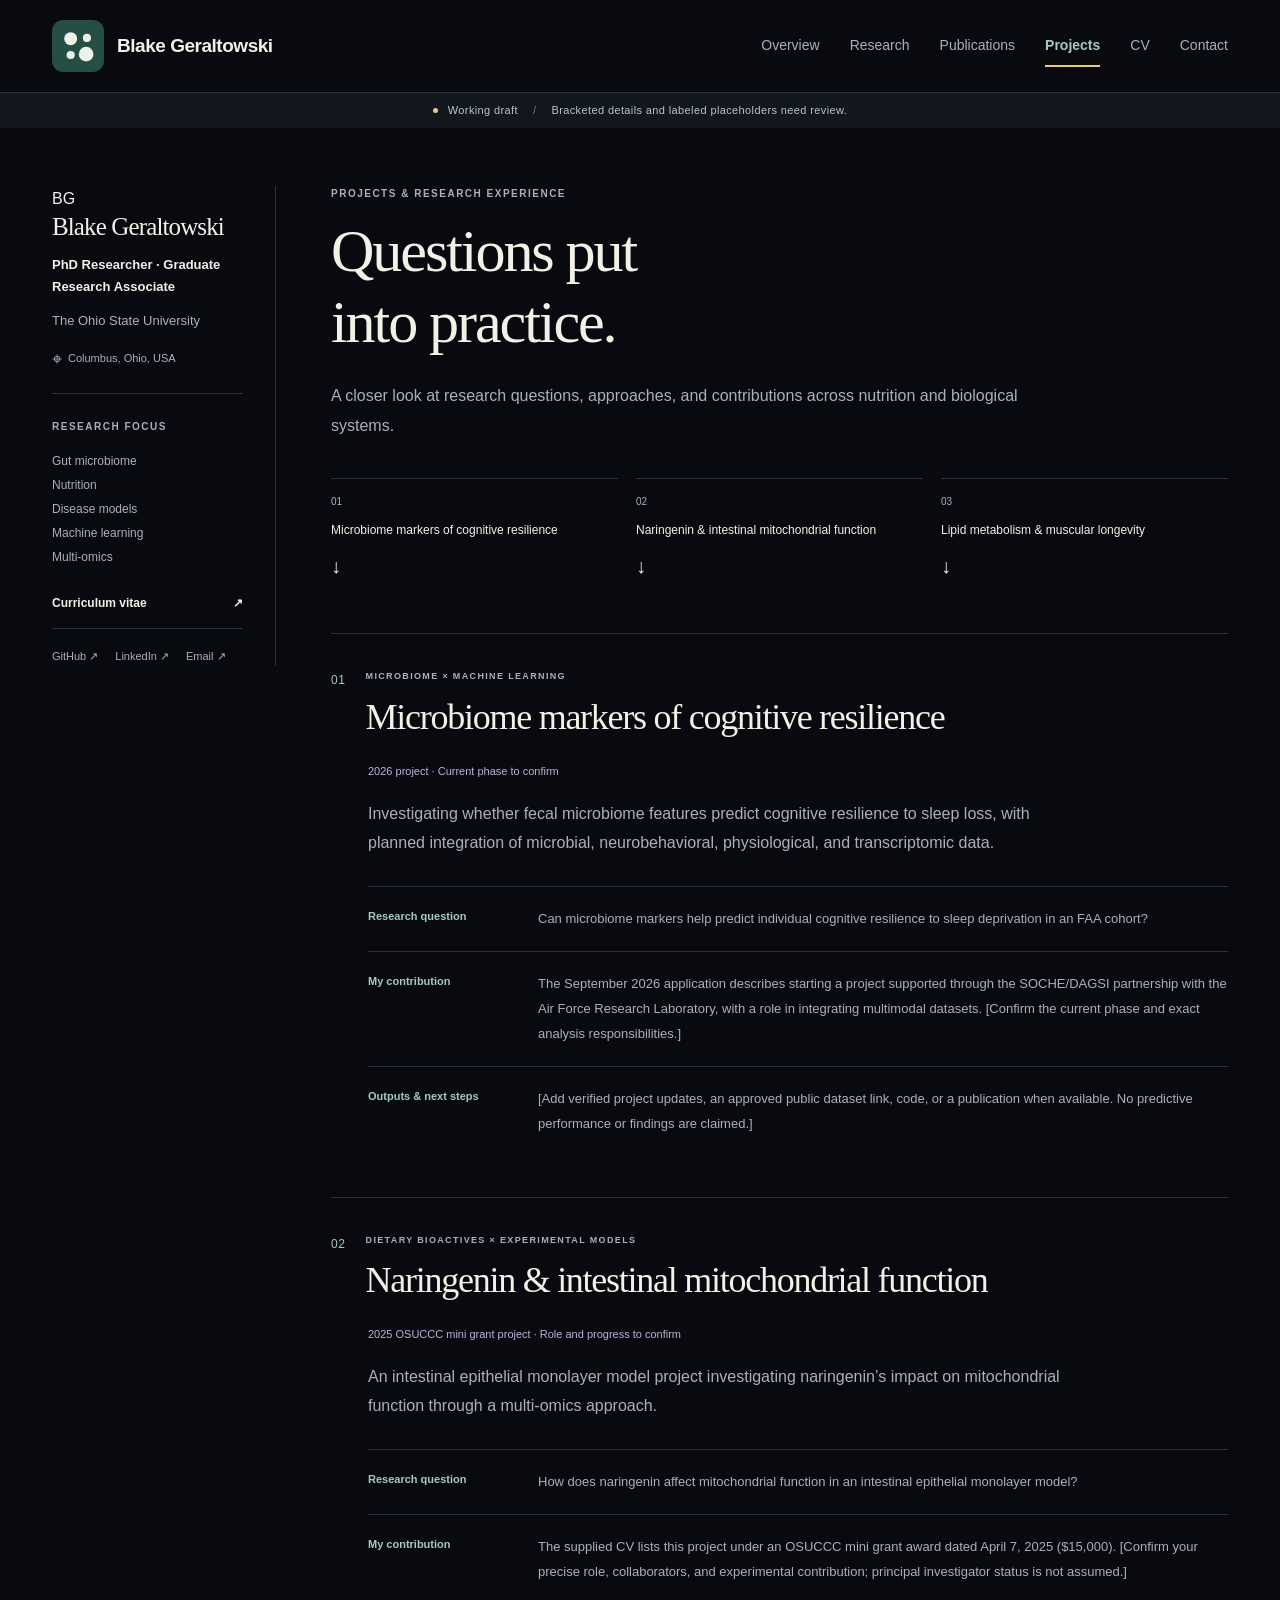
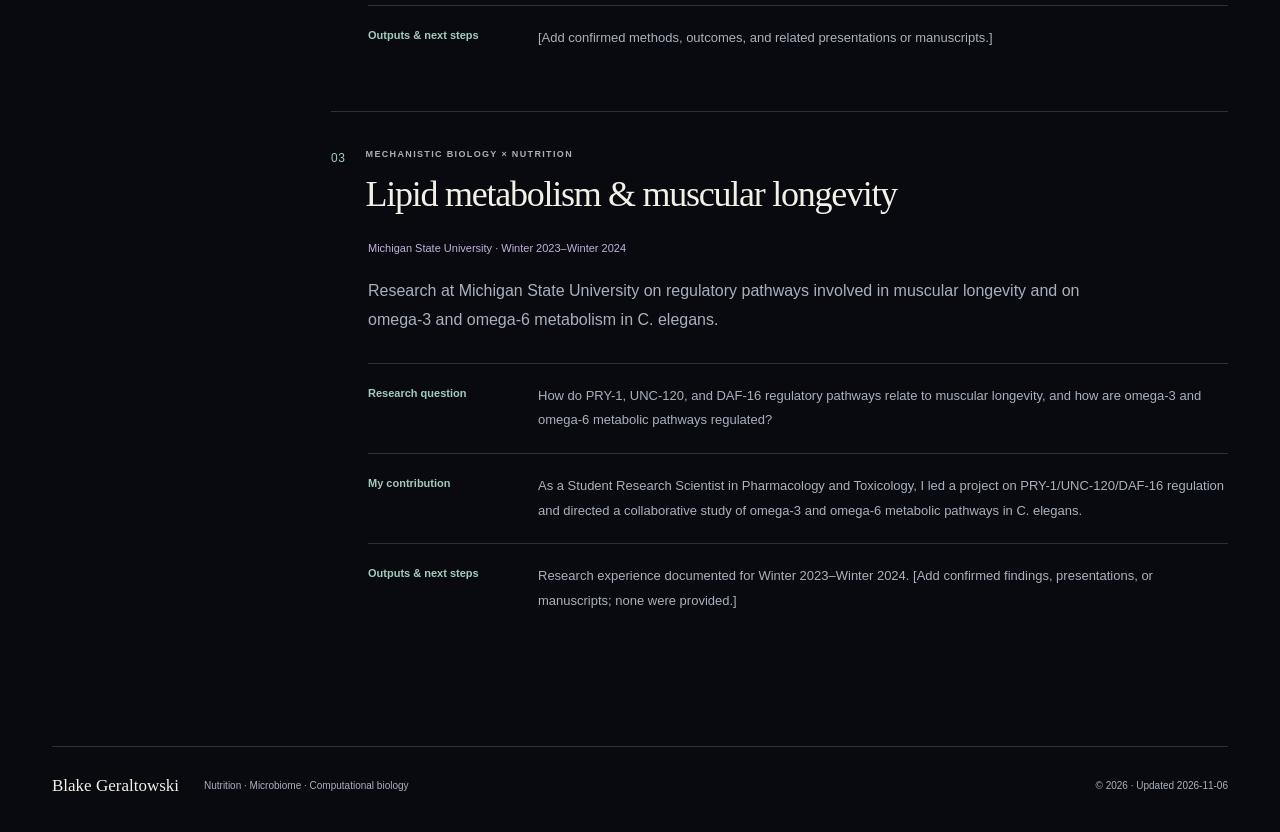
<file: index (2).html>
<!doctype html>
<html lang="en"><head><meta charset="utf-8"><meta name="viewport" content="width=device-width,initial-scale=1"><title>Projects | Blake Geraltowski — Nutrition & Microbiome Research</title><meta name="description" content="I study how dietary bioactive compounds and fiber interact with the gut microbiome and host biology, with interests in metabolic health, cognitive resilience, and multi-omics approaches."><meta name="theme-color" content="#264f43"><meta name="robots" content="noindex,nofollow"><meta property="og:title" content="Blake Geraltowski — Projects"><meta property="og:description" content="I study how dietary bioactive compounds and fiber interact with the gut microbiome and host biology, with interests in metabolic health, cognitive resilience, and multi-omics approaches."><meta property="og:type" content="website"><link rel="icon" href="../assets/favicon.svg" type="image/svg+xml"><link rel="stylesheet" href="../assets/style.css"><script src="../assets/site.js" defer></script></head>
<body data-page="projects"><a class="skip-link" href="#main">Skip to content</a><header class="site-header"><div class="header-inner"><a class="brand" href="../"><img src="../assets/favicon.svg" width="28" height="28" alt=""><span>Blake Geraltowski</span></a><button type="button" class="menu-toggle" aria-expanded="false" aria-controls="primary-navigation" hidden>Menu <span aria-hidden="true">☰</span></button><nav id="primary-navigation" aria-label="Primary navigation"><a href="../">Overview</a><a href="../research/">Research</a><a href="../publications/">Publications</a><a href="../projects/" aria-current="page">Projects</a><a href="../cv/">CV</a><a href="../contact/">Contact</a></nav></div></header>
<div class="draft-bar"><span class="status-dot" aria-hidden="true"></span> Working draft <span class="draft-divider" aria-hidden="true">/</span> Bracketed details and labeled placeholders need review.</div>
<div class="page-shell"><aside class="profile-sidebar"><div class="profile-monogram" aria-label="Blake Geraltowski initials"><span>BG</span><i aria-hidden="true"></i></div><p class="profile-name">Blake Geraltowski</p><p class="profile-role">PhD Researcher · Graduate Research Associate</p><p class="profile-institution">The Ohio State University</p><p class="profile-location"><span aria-hidden="true">⌖</span> Columbus, Ohio, USA</p><div class="sidebar-rule"></div><p class="eyebrow">Research focus</p><p class="sidebar-focus">Gut microbiome<br>Nutrition<br>Disease models<br>Machine learning<br>Multi-omics</p><a class="sidebar-cv" href="../cv/">Curriculum vitae <span aria-hidden="true">↗</span></a><div class="sidebar-social"><a class="" href="https://github.com/Blaeiou" target="_blank" rel="noopener noreferrer">GitHub <span aria-hidden="true">↗</span><span class="sr-only"> (opens in new tab)</span></a><a class="" href="https://www.linkedin.com/in/blaeio/" target="_blank" rel="noopener noreferrer">LinkedIn <span aria-hidden="true">↗</span><span class="sr-only"> (opens in new tab)</span></a><a href="mailto:Geraltowski.1@osu.edu">Email <span aria-hidden="true">↗</span></a></div></aside><main id="main" tabindex="-1"><header class="page-heading"><p class="eyebrow">Projects & research experience</p><h1>Questions put<br>into practice.</h1><p class="lede">A closer look at research questions, approaches, and contributions across nutrition and biological systems.</p></header>
    <div class="project-jump"><a href="#microbiome-cognitive-resilience"><span>01</span>Microbiome markers of cognitive resilience <span aria-hidden="true">↓</span></a><a href="#naringenin-intestinal-model"><span>02</span>Naringenin &amp; intestinal mitochondrial function <span aria-hidden="true">↓</span></a><a href="#lipids-longevity"><span>03</span>Lipid metabolism &amp; muscular longevity <span aria-hidden="true">↓</span></a></div>
    <article class="project-detail" id="microbiome-cognitive-resilience"><div class="project-heading"><span class="row-number">01</span><div><p class="eyebrow">Microbiome × machine learning</p><h2>Microbiome markers of cognitive resilience</h2></div></div><p class="project-status">2026 project · Current phase to confirm</p><p class="project-summary">Investigating whether fecal microbiome features predict cognitive resilience to sleep loss, with planned integration of microbial, neurobehavioral, physiological, and transcriptomic data.</p><dl><div><dt>Research question</dt><dd>Can microbiome markers help predict individual cognitive resilience to sleep deprivation in an FAA cohort?</dd></div><div><dt>My contribution</dt><dd>The September 2026 application describes starting a project supported through the SOCHE/DAGSI partnership with the Air Force Research Laboratory, with a role in integrating multimodal datasets. [Confirm the current phase and exact analysis responsibilities.]</dd></div><div><dt>Outputs & next steps</dt><dd>[Add verified project updates, an approved public dataset link, code, or a publication when available. No predictive performance or findings are claimed.]</dd></div></dl></article><article class="project-detail" id="naringenin-intestinal-model"><div class="project-heading"><span class="row-number">02</span><div><p class="eyebrow">Dietary bioactives × experimental models</p><h2>Naringenin &amp; intestinal mitochondrial function</h2></div></div><p class="project-status">2025 OSUCCC mini grant project · Role and progress to confirm</p><p class="project-summary">An intestinal epithelial monolayer model project investigating naringenin’s impact on mitochondrial function through a multi-omics approach.</p><dl><div><dt>Research question</dt><dd>How does naringenin affect mitochondrial function in an intestinal epithelial monolayer model?</dd></div><div><dt>My contribution</dt><dd>The supplied CV lists this project under an OSUCCC mini grant award dated April 7, 2025 ($15,000). [Confirm your precise role, collaborators, and experimental contribution; principal investigator status is not assumed.]</dd></div><div><dt>Outputs & next steps</dt><dd>[Add confirmed methods, outcomes, and related presentations or manuscripts.]</dd></div></dl></article><article class="project-detail" id="lipids-longevity"><div class="project-heading"><span class="row-number">03</span><div><p class="eyebrow">Mechanistic biology × nutrition</p><h2>Lipid metabolism &amp; muscular longevity</h2></div></div><p class="project-status">Michigan State University · Winter 2023–Winter 2024</p><p class="project-summary">Research at Michigan State University on regulatory pathways involved in muscular longevity and on omega-3 and omega-6 metabolism in C. elegans.</p><dl><div><dt>Research question</dt><dd>How do PRY-1, UNC-120, and DAF-16 regulatory pathways relate to muscular longevity, and how are omega-3 and omega-6 metabolic pathways regulated?</dd></div><div><dt>My contribution</dt><dd>As a Student Research Scientist in Pharmacology and Toxicology, I led a project on PRY-1/UNC-120/DAF-16 regulation and directed a collaborative study of omega-3 and omega-6 metabolic pathways in C. elegans.</dd></div><div><dt>Outputs & next steps</dt><dd>Research experience documented for Winter 2023–Winter 2024. [Add confirmed findings, presentations, or manuscripts; none were provided.]</dd></div></dl></article></main></div>
<footer class="site-footer"><a href="../" class="footer-name">Blake Geraltowski</a><p>Nutrition · Microbiome · Computational biology</p><span>© 2026 · Updated 2026-11-06</span></footer></body></html>
</file>
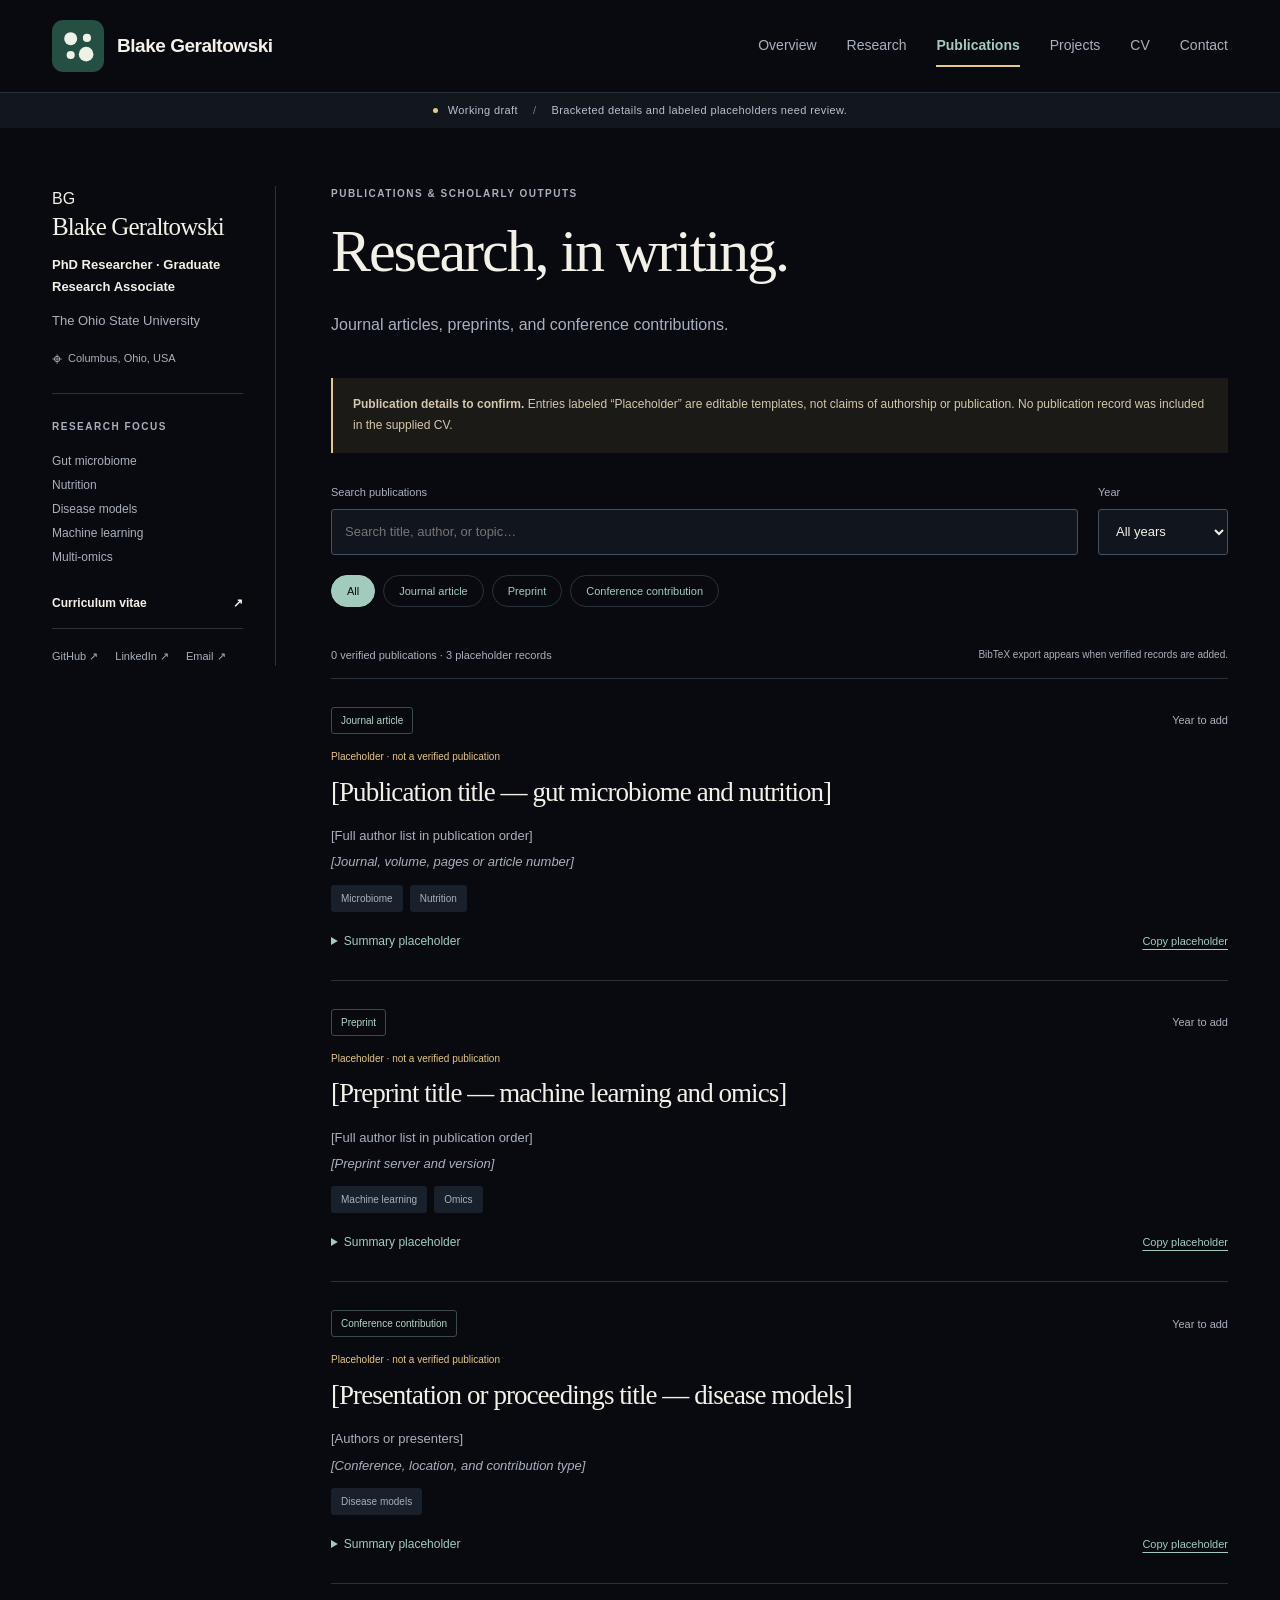
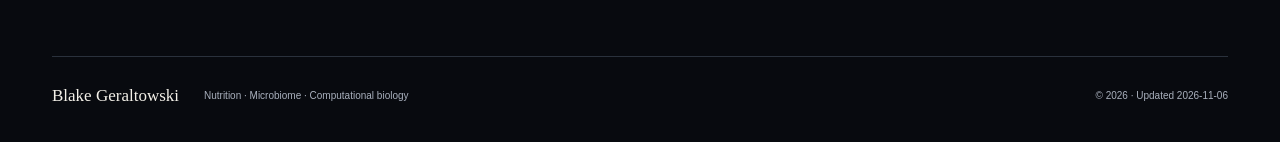
<file: index (3).html>
<!doctype html>
<html lang="en"><head><meta charset="utf-8"><meta name="viewport" content="width=device-width,initial-scale=1"><title>Publications | Blake Geraltowski — Nutrition & Microbiome Research</title><meta name="description" content="I study how dietary bioactive compounds and fiber interact with the gut microbiome and host biology, with interests in metabolic health, cognitive resilience, and multi-omics approaches."><meta name="theme-color" content="#264f43"><meta name="robots" content="noindex,nofollow"><meta property="og:title" content="Blake Geraltowski — Publications"><meta property="og:description" content="I study how dietary bioactive compounds and fiber interact with the gut microbiome and host biology, with interests in metabolic health, cognitive resilience, and multi-omics approaches."><meta property="og:type" content="website"><link rel="icon" href="../assets/favicon.svg" type="image/svg+xml"><link rel="stylesheet" href="../assets/style.css"><script src="../assets/site.js" defer></script></head>
<body data-page="publications"><a class="skip-link" href="#main">Skip to content</a><header class="site-header"><div class="header-inner"><a class="brand" href="../"><img src="../assets/favicon.svg" width="28" height="28" alt=""><span>Blake Geraltowski</span></a><button type="button" class="menu-toggle" aria-expanded="false" aria-controls="primary-navigation" hidden>Menu <span aria-hidden="true">☰</span></button><nav id="primary-navigation" aria-label="Primary navigation"><a href="../">Overview</a><a href="../research/">Research</a><a href="../publications/" aria-current="page">Publications</a><a href="../projects/">Projects</a><a href="../cv/">CV</a><a href="../contact/">Contact</a></nav></div></header>
<div class="draft-bar"><span class="status-dot" aria-hidden="true"></span> Working draft <span class="draft-divider" aria-hidden="true">/</span> Bracketed details and labeled placeholders need review.</div>
<div class="page-shell"><aside class="profile-sidebar"><div class="profile-monogram" aria-label="Blake Geraltowski initials"><span>BG</span><i aria-hidden="true"></i></div><p class="profile-name">Blake Geraltowski</p><p class="profile-role">PhD Researcher · Graduate Research Associate</p><p class="profile-institution">The Ohio State University</p><p class="profile-location"><span aria-hidden="true">⌖</span> Columbus, Ohio, USA</p><div class="sidebar-rule"></div><p class="eyebrow">Research focus</p><p class="sidebar-focus">Gut microbiome<br>Nutrition<br>Disease models<br>Machine learning<br>Multi-omics</p><a class="sidebar-cv" href="../cv/">Curriculum vitae <span aria-hidden="true">↗</span></a><div class="sidebar-social"><a class="" href="https://github.com/Blaeiou" target="_blank" rel="noopener noreferrer">GitHub <span aria-hidden="true">↗</span><span class="sr-only"> (opens in new tab)</span></a><a class="" href="https://www.linkedin.com/in/blaeio/" target="_blank" rel="noopener noreferrer">LinkedIn <span aria-hidden="true">↗</span><span class="sr-only"> (opens in new tab)</span></a><a href="mailto:Geraltowski.1@osu.edu">Email <span aria-hidden="true">↗</span></a></div></aside><main id="main" tabindex="-1"><header class="page-heading"><p class="eyebrow">Publications & scholarly outputs</p><h1>Research, in writing.</h1><p class="lede">Journal articles, preprints, and conference contributions.</p></header>
    
    <p class="editorial-note"><strong>Publication details to confirm.</strong> Entries labeled “Placeholder” are editable templates, not claims of authorship or publication. No publication record was included in the supplied CV.</p>
    <div class="publication-toolbar" data-publication-controls hidden><label class="search-label">Search publications<input type="search" id="publication-search" placeholder="Search title, author, or topic…" autocomplete="off"></label><label>Year<select id="publication-year"><option value="all">All years</option><option value="pending">Year to add</option></select></label></div>
    <div class="filter-chips" role="group" aria-label="Filter by publication type" data-publication-controls hidden><button type="button" class="filter-chip" data-filter="All" aria-pressed="true">All</button><button type="button" class="filter-chip" data-filter="Journal article" aria-pressed="false">Journal article</button><button type="button" class="filter-chip" data-filter="Preprint" aria-pressed="false">Preprint</button><button type="button" class="filter-chip" data-filter="Conference contribution" aria-pressed="false">Conference contribution</button></div>
    <div class="results-heading"><p id="publication-count" role="status">0 verified publications · 3 placeholder records</p><span class="subtle-note">BibTeX export appears when verified records are added.</span></div>
    <div class="publication-list"><article class="publication" data-publication data-type="Journal article" data-year="">
    <div class="publication-top"><span class="tag ">Journal article</span><span class="publication-year">Year to add</span></div>
    <p class="placeholder-label">Placeholder · not a verified publication</p>
    <h2>[Publication title — gut microbiome and nutrition]</h2><p class="authors">[Full author list in publication order]</p><p class="venue">[Journal, volume, pages or article number]</p>
    <div class="tags"><span class="tag quiet">Microbiome</span><span class="tag quiet">Nutrition</span></div>
    <div class="publication-actions">
    <details><summary>Summary placeholder</summary><p>[Add a verified abstract or a short summary of this publication.]</p></details>
    <button class="text-button copy-button" type="button" data-copy="[Full author list in publication order] ([Year]). [Publication title — gut microbiome and nutrition]. [Journal, volume, pages or article number].">Copy placeholder</button></div>
  </article><article class="publication" data-publication data-type="Preprint" data-year="">
    <div class="publication-top"><span class="tag ">Preprint</span><span class="publication-year">Year to add</span></div>
    <p class="placeholder-label">Placeholder · not a verified publication</p>
    <h2>[Preprint title — machine learning and omics]</h2><p class="authors">[Full author list in publication order]</p><p class="venue">[Preprint server and version]</p>
    <div class="tags"><span class="tag quiet">Machine learning</span><span class="tag quiet">Omics</span></div>
    <div class="publication-actions">
    <details><summary>Summary placeholder</summary><p>[Add a verified summary. Clearly distinguish a preprint from a peer-reviewed article.]</p></details>
    <button class="text-button copy-button" type="button" data-copy="[Full author list in publication order] ([Year]). [Preprint title — machine learning and omics]. [Preprint server and version].">Copy placeholder</button></div>
  </article><article class="publication" data-publication data-type="Conference contribution" data-year="">
    <div class="publication-top"><span class="tag ">Conference contribution</span><span class="publication-year">Year to add</span></div>
    <p class="placeholder-label">Placeholder · not a verified publication</p>
    <h2>[Presentation or proceedings title — disease models]</h2><p class="authors">[Authors or presenters]</p><p class="venue">[Conference, location, and contribution type]</p>
    <div class="tags"><span class="tag quiet">Disease models</span></div>
    <div class="publication-actions">
    <details><summary>Summary placeholder</summary><p>[Add a confirmed presentation or proceedings summary.]</p></details>
    <button class="text-button copy-button" type="button" data-copy="[Authors or presenters] ([Year]). [Presentation or proceedings title — disease models]. [Conference, location, and contribution type].">Copy placeholder</button></div>
  </article></div><div id="no-results" class="empty-state" hidden><h2>No matching publications</h2><p>Try another topic, year, or publication type.</p><button type="button" class="button secondary" id="clear-filters">Clear filters</button></div><p id="copy-status" class="sr-only" role="status"></p></main></div>
<footer class="site-footer"><a href="../" class="footer-name">Blake Geraltowski</a><p>Nutrition · Microbiome · Computational biology</p><span>© 2026 · Updated 2026-11-06</span></footer></body></html>
</file>
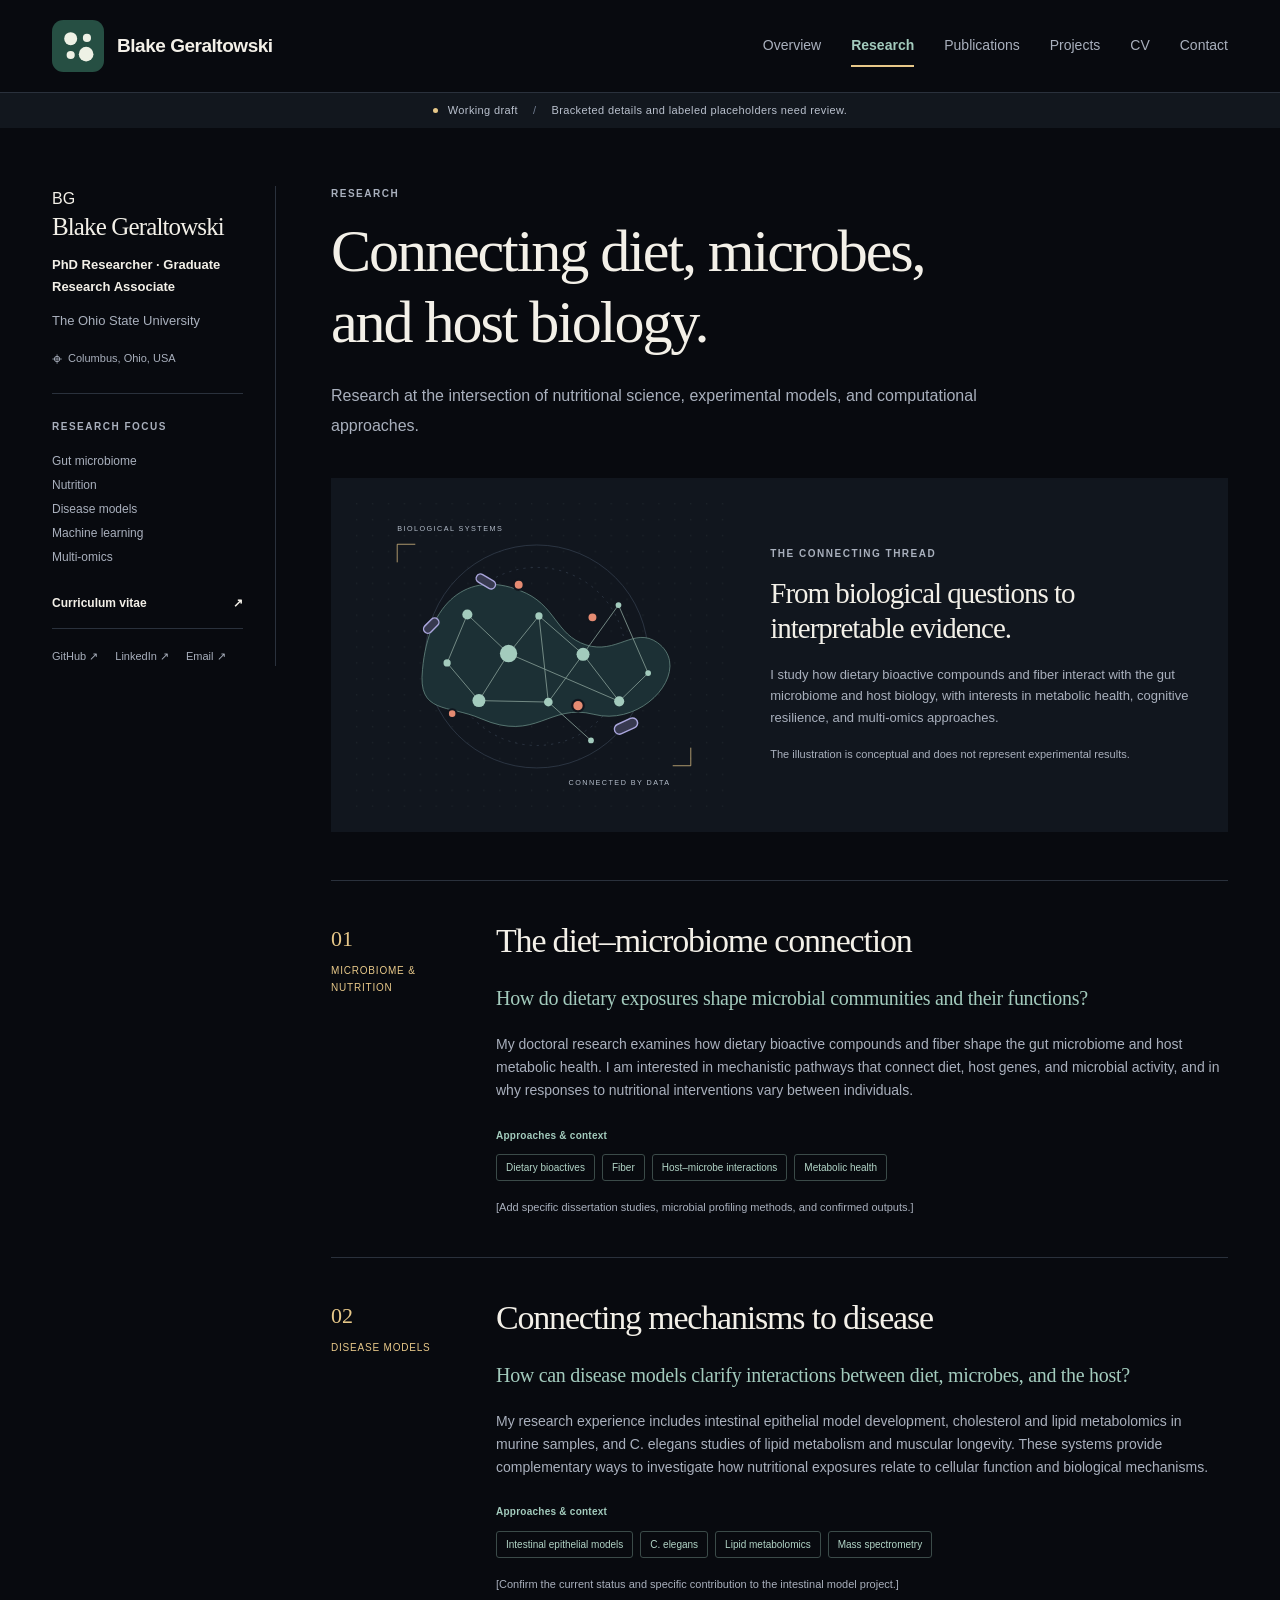
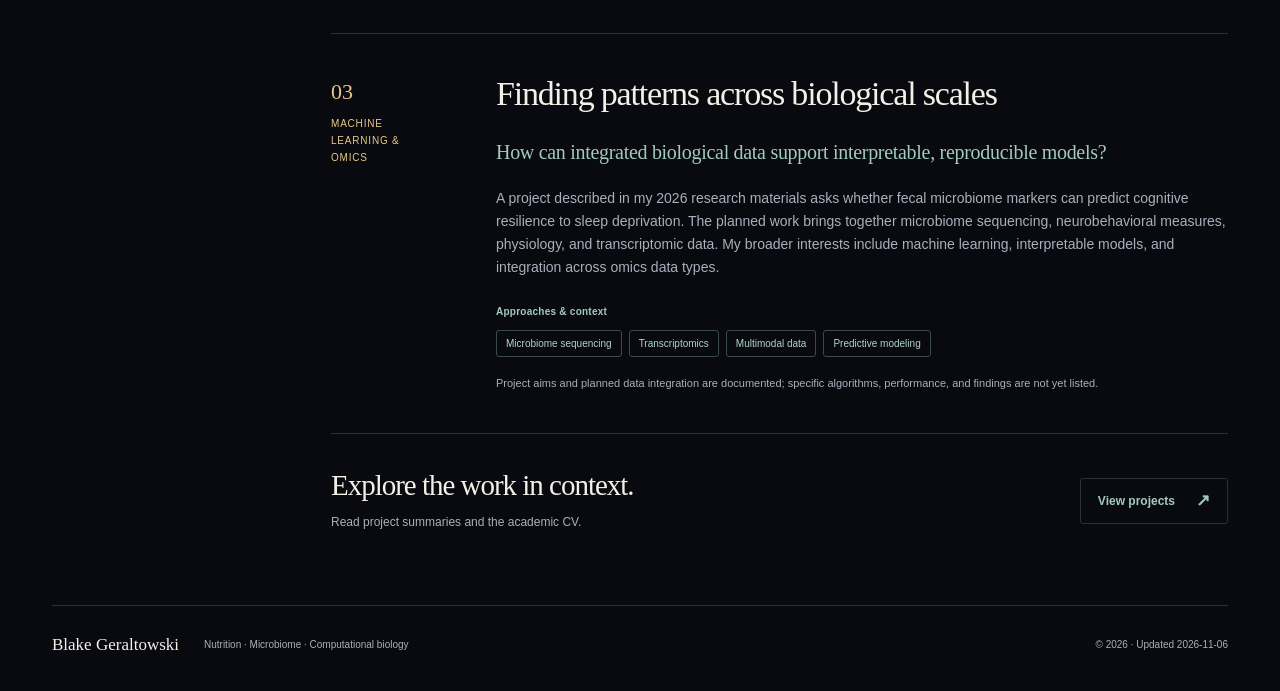
<file: index (4).html>
<!doctype html>
<html lang="en"><head><meta charset="utf-8"><meta name="viewport" content="width=device-width,initial-scale=1"><title>Research | Blake Geraltowski — Nutrition & Microbiome Research</title><meta name="description" content="I study how dietary bioactive compounds and fiber interact with the gut microbiome and host biology, with interests in metabolic health, cognitive resilience, and multi-omics approaches."><meta name="theme-color" content="#264f43"><meta name="robots" content="noindex,nofollow"><meta property="og:title" content="Blake Geraltowski — Research"><meta property="og:description" content="I study how dietary bioactive compounds and fiber interact with the gut microbiome and host biology, with interests in metabolic health, cognitive resilience, and multi-omics approaches."><meta property="og:type" content="website"><link rel="icon" href="../assets/favicon.svg" type="image/svg+xml"><link rel="stylesheet" href="../assets/style.css"><script src="../assets/site.js" defer></script></head>
<body data-page="research"><a class="skip-link" href="#main">Skip to content</a><header class="site-header"><div class="header-inner"><a class="brand" href="../"><img src="../assets/favicon.svg" width="28" height="28" alt=""><span>Blake Geraltowski</span></a><button type="button" class="menu-toggle" aria-expanded="false" aria-controls="primary-navigation" hidden>Menu <span aria-hidden="true">☰</span></button><nav id="primary-navigation" aria-label="Primary navigation"><a href="../">Overview</a><a href="../research/" aria-current="page">Research</a><a href="../publications/">Publications</a><a href="../projects/">Projects</a><a href="../cv/">CV</a><a href="../contact/">Contact</a></nav></div></header>
<div class="draft-bar"><span class="status-dot" aria-hidden="true"></span> Working draft <span class="draft-divider" aria-hidden="true">/</span> Bracketed details and labeled placeholders need review.</div>
<div class="page-shell"><aside class="profile-sidebar"><div class="profile-monogram" aria-label="Blake Geraltowski initials"><span>BG</span><i aria-hidden="true"></i></div><p class="profile-name">Blake Geraltowski</p><p class="profile-role">PhD Researcher · Graduate Research Associate</p><p class="profile-institution">The Ohio State University</p><p class="profile-location"><span aria-hidden="true">⌖</span> Columbus, Ohio, USA</p><div class="sidebar-rule"></div><p class="eyebrow">Research focus</p><p class="sidebar-focus">Gut microbiome<br>Nutrition<br>Disease models<br>Machine learning<br>Multi-omics</p><a class="sidebar-cv" href="../cv/">Curriculum vitae <span aria-hidden="true">↗</span></a><div class="sidebar-social"><a class="" href="https://github.com/Blaeiou" target="_blank" rel="noopener noreferrer">GitHub <span aria-hidden="true">↗</span><span class="sr-only"> (opens in new tab)</span></a><a class="" href="https://www.linkedin.com/in/blaeio/" target="_blank" rel="noopener noreferrer">LinkedIn <span aria-hidden="true">↗</span><span class="sr-only"> (opens in new tab)</span></a><a href="mailto:Geraltowski.1@osu.edu">Email <span aria-hidden="true">↗</span></a></div></aside><main id="main" tabindex="-1"><header class="page-heading"><p class="eyebrow">Research</p><h1>Connecting diet, microbes,<br>and host biology.</h1><p class="lede">Research at the intersection of nutritional science, experimental models, and computational approaches.</p></header>
    <div class="research-intro"><img src="../assets/research-map.svg" width="520" height="420" alt="Conceptual network linking microbial forms and biological features."><div><p class="eyebrow">The connecting thread</p><h2>From biological questions to interpretable evidence.</h2><p>I study how dietary bioactive compounds and fiber interact with the gut microbiome and host biology, with interests in metabolic health, cognitive resilience, and multi-omics approaches.</p><p class="subtle-note">The illustration is conceptual and does not represent experimental results.</p></div></div>
    <section class="research-detail" id="microbiome-nutrition"><div class="detail-index">01<span>Microbiome &amp; nutrition</span></div><div><h2>The diet–microbiome connection</h2><p class="research-question">How do dietary exposures shape microbial communities and their functions?</p><p>My doctoral research examines how dietary bioactive compounds and fiber shape the gut microbiome and host metabolic health. I am interested in mechanistic pathways that connect diet, host genes, and microbial activity, and in why responses to nutritional interventions vary between individuals.</p><p class="small-label">Approaches & context</p><div class="tags"><span class="tag ">Dietary bioactives</span><span class="tag ">Fiber</span><span class="tag ">Host–microbe interactions</span><span class="tag ">Metabolic health</span></div><p class="subtle-note">[Add specific dissertation studies, microbial profiling methods, and confirmed outputs.]</p></div></section><section class="research-detail" id="disease-models"><div class="detail-index">02<span>Disease models</span></div><div><h2>Connecting mechanisms to disease</h2><p class="research-question">How can disease models clarify interactions between diet, microbes, and the host?</p><p>My research experience includes intestinal epithelial model development, cholesterol and lipid metabolomics in murine samples, and C. elegans studies of lipid metabolism and muscular longevity. These systems provide complementary ways to investigate how nutritional exposures relate to cellular function and biological mechanisms.</p><p class="small-label">Approaches & context</p><div class="tags"><span class="tag ">Intestinal epithelial models</span><span class="tag ">C. elegans</span><span class="tag ">Lipid metabolomics</span><span class="tag ">Mass spectrometry</span></div><p class="subtle-note">[Confirm the current status and specific contribution to the intestinal model project.]</p></div></section><section class="research-detail" id="ml-omics"><div class="detail-index">03<span>Machine learning &amp; omics</span></div><div><h2>Finding patterns across biological scales</h2><p class="research-question">How can integrated biological data support interpretable, reproducible models?</p><p>A project described in my 2026 research materials asks whether fecal microbiome markers can predict cognitive resilience to sleep deprivation. The planned work brings together microbiome sequencing, neurobehavioral measures, physiology, and transcriptomic data. My broader interests include machine learning, interpretable models, and integration across omics data types.</p><p class="small-label">Approaches & context</p><div class="tags"><span class="tag ">Microbiome sequencing</span><span class="tag ">Transcriptomics</span><span class="tag ">Multimodal data</span><span class="tag ">Predictive modeling</span></div><p class="subtle-note">Project aims and planned data integration are documented; specific algorithms, performance, and findings are not yet listed.</p></div></section>
    <div class="contact-strip"><div><h2>Explore the work in context.</h2><p>Read project summaries and the academic CV.</p></div><a class="button secondary" href="../projects/">View projects <span aria-hidden="true">↗</span></a></div></main></div>
<footer class="site-footer"><a href="../" class="footer-name">Blake Geraltowski</a><p>Nutrition · Microbiome · Computational biology</p><span>© 2026 · Updated 2026-11-06</span></footer></body></html>
</file>
<file: assets/style.css>
@charset "UTF-8";
:root{color-scheme:dark;--paper:#080a0f;--white:#11151d;--ink:#f3f0e8;--accent:#a3cbbd;--accent-hover:#c7e4d8;--muted:#a9b0bd;--line:#2a313c;--soft:#11161e;--amber:#e6c584;--coral:#e58b72;--gold:#e7c889;--mint:#a3cbbd;--lavender:#aaa6dc;--serif:Georgia,'Times New Roman',serif;--sans:'Segoe UI',Arial,sans-serif}
*{box-sizing:border-box}
html{scroll-behavior:smooth;scroll-padding-top:32px}
body{margin:0;background:var(--paper);color:var(--ink);font:16px/1.65 var(--sans);-webkit-font-smoothing:antialiased}
body,input,select,button{font-family:var(--sans)}
a{color:inherit;text-decoration:none}
button,input,select{font-size:inherit}
button,a,input,summary,select{-webkit-tap-highlight-color:transparent}
button{cursor:pointer}
button:disabled{cursor:default}
:focus-visible{outline:3px solid #e7c889;outline-offset:5px}
[hidden]{display:none!important}
::selection{background:#a3cbbd;color:#080a0f}
img{max-width:100%;height:auto;display:block}
p{margin:0 0 1em}
h1,h2,h3,h4{margin:0 0 .65em;font-weight:400;line-height:1.18;letter-spacing:-.035em}
h1,h2,h3{font-family:var(--serif)}
h1{font-size:clamp(42px,4.7vw,66px)}
h2{font-size:34px}
h3{font-size:26px}
h4{font-family:var(--serif);font-size:22px}
.sr-only{position:absolute!important;width:1px;height:1px;padding:0;margin:-1px;overflow:hidden;clip:rect(0,0,0,0);white-space:nowrap;border:0}
.skip-link{position:fixed;top:-70px;left:24px;background:var(--accent);padding:12px 20px;color:var(--paper);z-index:10}
.skip-link:focus{top:12px}
.site-header{background:var(--paper);border-bottom:1px solid var(--line)}
.header-inner{max-width:1440px;margin:auto;min-height:92px;padding:18px 52px;display:flex;align-items:center;justify-content:space-between;gap:30px}
.brand{font-size:19px;font-weight:650;display:flex;align-items:center;gap:13px;letter-spacing:-.025em;white-space:nowrap}
.brand img{width:52px;height:52px;object-fit:contain;flex-shrink:0;border-radius:0}
.brand-wordmark{display:flex;flex-direction:column;gap:3px;line-height:1.2}
.brand-descriptor{font-size:9px;font-weight:400;letter-spacing:.055em;color:var(--muted)}
#primary-navigation{display:flex;gap:30px;align-items:center}
#primary-navigation a{color:var(--muted);font-size:14px;padding:12px 0;position:relative}
#primary-navigation a:hover{color:var(--accent)}
#primary-navigation [aria-current=page]{color:var(--accent);font-weight:650}
#primary-navigation [aria-current=page]::after{content:'';position:absolute;height:2px;background:var(--accent);bottom:3px;left:0;right:0}
.menu-toggle{display:none;background:transparent;border:1px solid var(--line);border-radius:4px;padding:8px 12px;color:var(--accent)}
.draft-bar{display:flex;justify-content:center;align-items:center;gap:10px;min-height:35px;padding:7px 20px;background:#12171e;color:#b9c0cd;font-size:11px;letter-spacing:.035em}
.status-dot{height:5px;width:5px;border-radius:50%;background:#e7c889;flex-shrink:0}
.draft-divider{color:#717d90;margin:0 5px}
.page-shell{max-width:1440px;margin:auto;display:grid;grid-template-columns:224px minmax(0,1fr);gap:55px;padding:58px 52px 72px}
.profile-sidebar{border-right:1px solid var(--line);padding-right:32px;align-self:start;position:sticky;top:32px}
.profile-mark{width:120px;height:120px;margin:0 0 23px}
.profile-mark img{width:100%;height:100%;object-fit:contain}
.portrait{width:104px;height:104px;object-fit:cover;border-radius:50%;margin-bottom:23px}
.profile-name{font-family:var(--serif);font-size:25px;line-height:1.2;letter-spacing:-.035em;margin-bottom:12px}
.profile-role{font-size:13px;line-height:1.7;margin-bottom:11px;font-weight:600}
.profile-institution{font-size:13px;line-height:1.7;color:var(--muted);margin-bottom:18px}
.profile-location{font-size:11px;color:var(--muted);display:flex;gap:6px;line-height:1.5}
.profile-location span{font-size:18px;line-height:1}
.sidebar-rule{height:1px;background:var(--line);margin:25px 0}
.eyebrow{font-size:10px;line-height:1.5;font-weight:650;letter-spacing:.15em;text-transform:uppercase;margin-bottom:15px;color:var(--muted)}
.sidebar-focus{font-size:12px;line-height:2;color:var(--muted);margin-bottom:25px}
.sidebar-cv{font-size:12px;font-weight:650;display:flex;justify-content:space-between;gap:10px;border-bottom:1px solid var(--line);padding-bottom:15px}
.sidebar-social{padding-top:18px;display:flex;flex-wrap:wrap;gap:11px 17px}
.sidebar-social a{font-size:11px;color:var(--muted)}
.sidebar-social a:hover{color:var(--accent);text-decoration:underline}
main{min-width:0;outline:none}
.hero{display:grid;grid-template-columns:minmax(0,1.15fr) minmax(250px,.85fr);gap:32px;align-items:center;padding:0 0 55px}
.hero h1{max-width:580px;margin-bottom:24px}
.hero .eyebrow{margin-bottom:24px;letter-spacing:.12em;font-size:9px}
.hero-intro{font-size:15px;line-height:1.85;color:var(--muted);max-width:470px;margin-bottom:28px}
.button-row{display:flex;flex-wrap:wrap;gap:12px;align-items:center}
.button{display:inline-flex;align-items:center;justify-content:center;gap:21px;font-size:12px;line-height:1.5;padding:13px 17px;border-radius:3px;border:1px solid var(--line);font-weight:600;min-height:46px;transition:background .18s,color .18s}
.primary{background:var(--accent);border-color:var(--accent);color:#080a0f}
.primary:hover{background:var(--accent-hover);border-color:var(--accent-hover)}
.secondary{background:transparent;color:var(--accent)}
.secondary:hover{background:var(--soft);border-color:#657b75}
.button span{font-size:17px;line-height:1}
.hero-art{margin:0;align-self:center;position:relative;padding-top:0}
.hero-art img{width:100%;border:0;border-radius:0}
.hero-art figcaption{font-size:9px;color:var(--muted);padding-top:12px;border-top:1px solid var(--line);display:flex;justify-content:space-between;gap:10px}
.hero-art figcaption span{font-size:8px}
.about-section{border-top:1px solid var(--line);padding:36px 0 42px}
.section-heading{display:flex;justify-content:space-between;gap:20px;align-items:flex-end;margin-bottom:27px}
.section-heading h2{font-size:30px;margin:0}
.section-heading .eyebrow{margin-bottom:10px}
.about-columns{display:grid;grid-template-columns:1.15fr 1fr;gap:45px}
.about-columns>p{font-size:14px;line-height:1.9;color:var(--muted);margin-bottom:0}
.small-label{font-size:11px;font-weight:650;letter-spacing:.025em;margin-bottom:10px;color:var(--accent)}
.tags{display:flex;flex-wrap:wrap;gap:7px}
.tag{border:1px solid #3b4b49;border-radius:3px;font-size:10px;line-height:1.5;padding:5px 9px;color:#b2d5c7;background:transparent}
.tag.quiet{border-color:transparent;background:#18202b;color:var(--muted)}
.subtle-note{font-size:11px!important;line-height:1.7!important;color:var(--muted);margin:17px 0 0}
.text-link{font-size:12px;font-weight:600;color:var(--accent);display:inline-flex;gap:15px;align-items:center;white-space:nowrap}
.text-link:hover{text-decoration:underline;text-underline-offset:4px}
.research-overview{padding:33px 0 36px;border-top:1px solid var(--line)}
.research-row{display:grid;grid-template-columns:30px 1fr 20px;gap:19px;border-top:1px solid var(--line);padding:25px 6px 25px 0;align-items:start;transition:background .18s}
.research-row:hover{background:#111820}
.row-number{font:12px/1.6 var(--sans);color:#a3cbbd;letter-spacing:.05em;padding-top:3px}
.research-row .small-label{font-size:9px;letter-spacing:.09em;text-transform:uppercase;margin-bottom:8px}
.research-row h3{font-size:25px;margin-bottom:8px}
.research-row p:last-child{font-size:12px;color:var(--muted);line-height:1.7;margin:0}
.row-arrow{font-size:22px;color:var(--accent);padding-top:22px}
.featured-project{border-top:1px solid var(--line);padding-top:34px;margin-bottom:45px}
.spotlight-inner{display:grid;grid-template-columns:1.5fr 1fr;background:var(--soft);padding:30px;gap:38px;border-radius:3px}
.spotlight-inner h3{font-size:28px;max-width:450px}
.spotlight-inner p:not(.small-label):not(.eyebrow){font-size:13px;line-height:1.8;color:var(--muted)}
.project-aside{border-left:1px solid #2a313c;padding:0 0 0 25px;display:flex;flex-direction:column;justify-content:center}
.project-aside .eyebrow{font-size:9px;margin-bottom:10px}
.line-motif{display:flex;align-items:center;justify-content:space-between;height:80px;gap:7px;margin-top:12px}
.line-motif i{display:block;width:4px;height:35%;background:#aaa6dc;border-radius:4px}
.line-motif i:nth-child(2n){height:80%;background:var(--accent)}
.line-motif i:nth-child(3n){height:50%;background:#e58b72}
.contact-strip{display:flex;justify-content:space-between;gap:30px;align-items:center;border-top:1px solid var(--line);padding-top:34px}
.contact-strip h2{font-size:29px;margin-bottom:11px}
.contact-strip p:not(.eyebrow){font-size:12px;color:var(--muted);margin:0}
.contact-strip .eyebrow{margin-bottom:11px}
.contact-strip .button{flex-shrink:0}
.site-footer{width:calc(100% - 104px);max-width:1336px;margin:0 auto;padding:25px 0 32px;border-top:1px solid var(--line);display:flex;align-items:center;gap:25px;font-size:10px;color:var(--muted)}
.site-footer .footer-name{display:flex;align-items:center;gap:12px;font-family:var(--serif);font-size:17px;color:var(--ink)}
.site-footer p{margin:0;flex:1}
.page-heading{padding:0 0 38px}
.page-heading h1{margin-bottom:23px;max-width:860px}
.lede{font-size:16px;line-height:1.85;color:var(--muted);max-width:690px;margin-bottom:0}
.research-intro{display:grid;grid-template-columns:1fr 1.15fr;gap:38px;align-items:center;background:var(--soft);padding:25px;margin-bottom:48px}
.research-intro img{width:100%}
.research-intro h2{font-size:29px}
.research-intro p:not(.eyebrow){font-size:13px;color:var(--muted)}
.research-detail{display:grid;grid-template-columns:135px 1fr;gap:30px;border-top:1px solid var(--line);padding:40px 0;scroll-margin-top:30px}
.detail-index{font:22px var(--serif);color:#e7c889;padding-top:5px}
.detail-index span{display:block;font:10px/1.7 var(--sans);text-transform:uppercase;letter-spacing:.08em;max-width:105px;margin-top:10px}
.research-detail h2{font-size:34px;max-width:600px}
.research-detail p{font-size:14px;color:var(--muted)}
.research-detail .research-question{font-family:var(--serif);font-size:20px;color:var(--accent);line-height:1.5;letter-spacing:-.015em}
.research-detail .small-label{font-size:10px;margin-top:25px;color:var(--accent)}
.editorial-note{background:#1c1a16;border-left:2px solid #e7c889;padding:16px 20px;font-size:12px;line-height:1.8;color:#d4c7ad;margin-bottom:30px}
.publication-toolbar{display:flex;gap:20px;margin:20px 0;align-items:end}
.publication-toolbar label{display:flex;flex-direction:column;gap:8px;color:var(--muted);font-size:11px}
.search-label{flex:1}
input[type=search],select{border:1px solid #445363;background:var(--white);border-radius:3px;color:var(--ink);height:46px;padding:10px 13px;font-size:13px;max-width:100%;min-width:0}
select{min-width:130px}
.filter-chips{display:flex;flex-wrap:wrap;gap:8px;margin-bottom:25px}
.filter-chip{font-size:11px;border:1px solid var(--line);background:transparent;color:var(--accent);border-radius:20px;padding:9px 15px}
.filter-chip[aria-pressed=true]{background:var(--accent);color:var(--paper);border-color:var(--accent)}
.filter-chip:hover{border-color:var(--accent)}
.results-heading{display:flex;align-items:center;justify-content:space-between;gap:20px;border-bottom:1px solid var(--line);padding:14px 0}
.results-heading p{font-size:11px;color:var(--muted);margin:0}
.results-heading .subtle-note{font-size:10px!important;margin:0;text-align:right;max-width:250px}
.publication{border-bottom:1px solid var(--line);padding:28px 0}
.publication-top{display:flex;align-items:center;justify-content:space-between;gap:20px;margin-bottom:15px}
.publication-year{font-size:11px;color:var(--muted)}
.placeholder-label{color:var(--amber);font-size:10px;margin-bottom:8px}
.publication h2{font-size:27px;line-height:1.35;max-width:780px;margin-bottom:15px}
.authors{font-size:13px;color:var(--muted);margin-bottom:5px}
.venue{font-size:13px;font-style:italic;color:var(--muted);margin-bottom:12px}
.publication-actions{display:flex;gap:20px;flex-wrap:wrap;align-items:start;margin-top:20px;font-size:11px}
.publication-actions>a{font-weight:600;text-decoration:underline;text-underline-offset:4px}
.publication-actions details{flex:1;min-width:150px}
summary{cursor:pointer;width:fit-content;font-size:12px;color:var(--accent)}
details p{font-size:13px;color:var(--muted);max-width:650px;padding:14px 0 0;margin-bottom:0}
.text-button{background:transparent;padding:0;border:0;font-size:11px;color:var(--accent);text-decoration:underline;text-underline-offset:4px;line-height:1.7}
.empty-state{text-align:center;padding:60px 20px}
.empty-state p{font-size:14px;color:var(--muted)}
.project-jump{display:grid;grid-template-columns:repeat(3,1fr);gap:18px;padding-bottom:35px}
.project-jump a{border-top:1px solid var(--line);padding:15px 0;font-size:12px;line-height:1.65;display:flex;flex-direction:column;gap:10px}
.project-jump a:hover{color:#c7e4d8}
.project-jump span:first-child{font-size:10px;color:var(--muted)}
.project-jump span:last-child{font-size:20px}
.project-detail{border-top:1px solid var(--line);padding:36px 0 40px;scroll-margin-top:30px}
.project-heading{display:flex;gap:20px;align-items:start}
.project-heading .row-number{padding-top:1px}
.project-heading .eyebrow{font-size:9px;margin-bottom:12px}
.project-heading h2{font-size:36px;max-width:660px}
.project-status{font-size:11px;color:#c0b1dc;margin:0 0 20px 37px}
.project-summary{font-size:16px;line-height:1.8;margin-left:37px;max-width:720px;color:var(--muted)}
.project-detail dl{margin:28px 0 0 37px}
.project-detail dl>div{display:grid;grid-template-columns:145px 1fr;gap:25px;border-top:1px solid var(--line);padding:20px 0}
dt{font-size:11px;font-weight:650;color:var(--accent)}
dd{font-size:13px;color:var(--muted);margin:0;line-height:1.9}
.cv-header{border-bottom:1px solid var(--line);margin-bottom:35px}
.cv-header .button-row{margin-top:23px}
.cv-layout{display:grid;grid-template-columns:145px 1fr;gap:35px}
.cv-toc{position:sticky;top:32px;align-self:start;border-right:1px solid var(--line);padding-right:20px}
.cv-toc .eyebrow{font-size:9px}
.cv-toc a{font-size:10px;color:var(--muted);line-height:1.6;display:block;margin-bottom:13px}
.cv-toc a:hover{color:var(--accent);text-decoration:underline}
.cv-body{min-width:0}
.cv-body p,.cv-body li{font-size:13px;color:var(--muted);line-height:1.85;overflow-wrap:anywhere}
.cv-body>p:first-child{font-size:24px;font-family:var(--serif);color:var(--ink)}
.cv-body>p:first-child strong{font-weight:400}
.cv-body h2{border-top:1px solid var(--line);font-size:28px;margin:34px 0 23px;padding-top:27px;scroll-margin-top:30px}
.cv-body h3{font-size:20px;line-height:1.4;margin:25px 0 10px}
.cv-body ul{padding-left:18px;margin:0 0 20px}
.cv-body li{padding-left:3px;margin-bottom:6px}
.cv-body a{text-decoration:underline;text-underline-offset:3px;color:var(--accent)}
.contact-grid{display:grid;grid-template-columns:1fr 1fr;gap:60px;border-top:1px solid var(--line);padding-top:40px}
.contact-grid h2{font-size:32px}
.contact-grid p:not(.eyebrow){font-size:14px;line-height:1.9;color:var(--muted)}
.email-link{font-size:16px;color:var(--accent);text-decoration:underline;text-underline-offset:5px;overflow-wrap:anywhere}
.profile-link{display:flex;justify-content:space-between;padding:18px 0;border-bottom:1px solid var(--line);font-size:14px}
.profile-link:hover:not(.unconfirmed){color:#c7e4d8}
.profile-link.unconfirmed{color:var(--muted);font-size:13px}
.profile-link.unconfirmed span{font-size:10px}

.palette-dots{display:inline-flex;gap:6px;align-items:center;flex-shrink:0}
.palette-dots i{display:block;width:6px;height:6px;border-radius:50%;background:var(--coral)}
.palette-dots i:nth-child(2){background:var(--gold)}
.palette-dots i:nth-child(3){background:var(--ink)}
.palette-dots i:nth-child(4){background:var(--mint)}
.palette-dots i:nth-child(5){background:var(--lavender)}
.hero-kicker{display:flex;flex-wrap:wrap;align-items:center;gap:12px;margin-bottom:24px}
.hero .hero-kicker .eyebrow{margin:0}
.research-row:nth-child(1) .row-number{color:var(--coral)}
.research-row:nth-child(2) .row-number{color:var(--gold)}
.research-row:nth-child(3) .row-number{color:var(--lavender)}
#primary-navigation [aria-current=page]::after{background:var(--gold)}
@media(max-width:760px){.brand-descriptor{font-size:8px;letter-spacing:.035em}.hero-kicker{gap:10px;margin-bottom:20px}.palette-dots{gap:5px}.palette-dots i{width:5px;height:5px}.hero-kicker .eyebrow{font-size:8px}.site-footer .footer-name{display:flex}}

@media(min-width:1500px){.hero h1{font-size:69px}}
@media(max-width:1200px){.header-inner{padding:17px 32px}#primary-navigation{gap:22px}.page-shell{padding:45px 32px 60px;grid-template-columns:190px minmax(0,1fr);gap:35px}.profile-sidebar{padding-right:25px}.hero{gap:24px;grid-template-columns:1.15fr .85fr}.hero h1{font-size:52px}.hero .eyebrow{font-size:8px}.hero-intro{font-size:14px}.button{gap:14px;font-size:11px;padding:12px 13px}.site-footer{width:calc(100% - 64px);margin:0 32px}.about-columns{gap:30px}.cv-layout{grid-template-columns:120px 1fr;gap:25px}}
@media(max-width:980px){.page-shell{grid-template-columns:165px minmax(0,1fr);gap:30px}.profile-sidebar{padding-right:22px}.profile-name{font-size:23px}.hero{grid-template-columns:1fr}.hero h1{font-size:57px;max-width:650px}.hero-intro{max-width:590px}.hero-art{display:none}.hero .eyebrow{font-size:9px}.about-columns{grid-template-columns:1fr;gap:25px}.spotlight-inner{grid-template-columns:1fr}.project-aside{display:none}.research-detail{grid-template-columns:90px 1fr;gap:20px}.detail-index span{font-size:9px}.research-detail h2{font-size:30px}.research-intro{grid-template-columns:1fr;padding:25px}.research-intro img{display:none}.cv-layout{grid-template-columns:1fr}.cv-toc{position:static;display:flex;flex-wrap:wrap;gap:8px 15px;border-right:0;padding:0 0 20px;border-bottom:1px solid var(--line)}.cv-toc .eyebrow{width:100%;margin-bottom:3px}.cv-toc a{margin:0}.project-detail dl>div{grid-template-columns:1fr;gap:7px}.project-heading h2{font-size:31px}.contact-grid{gap:30px;grid-template-columns:1fr}.contact-strip{flex-direction:column;align-items:start;gap:22px}.site-footer{flex-wrap:wrap;gap:8px 20px}.site-footer>span{width:100%}}
@media(max-width:760px){.header-inner{min-height:76px;padding:16px 22px;flex-wrap:wrap;gap:13px}.brand{font-size:17px}.brand img{width:42px;height:42px}.menu-toggle:not([hidden]){display:flex;align-items:center;gap:12px;font-size:12px}#primary-navigation{width:100%;gap:12px 24px;flex-wrap:wrap;border-top:1px solid var(--line);padding-top:5px}#primary-navigation a{font-size:13px}#primary-navigation.collapsible{display:none}#primary-navigation.collapsible.is-open{display:flex}.draft-bar{font-size:9px;padding:8px 22px;gap:6px;justify-content:flex-start;line-height:1.6}.draft-divider{margin:0 1px}.page-shell{display:block;padding:30px 22px 45px}.profile-sidebar{position:static;border-right:0;border-bottom:1px solid var(--line);padding:0 0 23px;margin-bottom:32px;display:grid;grid-template-columns:65px 1fr;gap:0 16px;align-items:start}.profile-mark,.portrait{width:65px;height:65px;grid-row:1 / 5;margin:0}.profile-name{grid-column:2;font-size:23px;margin:0 0 5px}.profile-role{grid-column:2;font-size:10px;margin:0 0 3px;font-weight:500}.profile-institution{grid-column:2;font-size:11px;margin:0}.profile-location,.sidebar-rule,.profile-sidebar>.eyebrow,.sidebar-focus,.sidebar-cv,.sidebar-social{display:none}.hero{padding:0 0 38px}.hero h1{font-size:clamp(43px,8vw,61px);max-width:600px;margin-bottom:22px}.hero .eyebrow{font-size:9px;margin-bottom:20px}.hero-intro{font-size:14px;line-height:1.9;margin-bottom:25px}.button{font-size:11px;min-height:45px;padding:12px 16px;gap:18px}.about-section{padding:29px 0}.section-heading{margin-bottom:22px;align-items:center}.section-heading h2{font-size:28px}.section-heading .text-link{font-size:10px;gap:6px}.about-columns{gap:22px}.about-columns>p{font-size:13px}.research-overview{padding-top:29px}.research-row{grid-template-columns:22px 1fr 16px;gap:12px;padding:22px 0}.research-row h3{font-size:23px}.research-row .small-label{font-size:8px}.research-row p:last-child{font-size:12px}.featured-project{padding-top:29px;margin-bottom:35px}.spotlight-inner{padding:24px;gap:20px}.spotlight-inner h3{font-size:27px}.contact-strip{padding-top:29px}.contact-strip h2{font-size:28px}.site-footer{width:calc(100% - 44px);margin:0 22px;padding:23px 0 26px;display:block}.site-footer>*{display:block;margin-bottom:8px!important}.site-footer p{font-size:9px}.site-footer span{font-size:9px}.page-heading h1{font-size:44px;line-height:1.16}.page-heading{padding-bottom:30px}.lede{font-size:14px}.research-intro{margin-bottom:30px}.research-detail{grid-template-columns:1fr;gap:12px;padding:29px 0}.detail-index{display:flex;align-items:center;gap:15px;font-size:17px}.detail-index span{max-width:none;font-size:9px;margin:0}.research-detail h2{font-size:29px}.research-detail p{font-size:13px}.research-detail .research-question{font-size:19px}.editorial-note{font-size:11px;padding:14px 16px}.publication-toolbar{gap:12px}.publication-toolbar label{font-size:10px}input[type=search],select{font-size:12px;height:45px}select{min-width:90px;padding:8px}.filter-chip{font-size:10px;padding:9px 12px}.results-heading{align-items:start}.results-heading p{font-size:10px}.results-heading .subtle-note{font-size:9px!important;max-width:140px}.publication{padding:24px 0}.publication h2{font-size:25px}.publication-actions{gap:13px}.project-jump{gap:15px;grid-template-columns:1fr;padding-bottom:10px}.project-jump a{display:grid;grid-template-columns:20px 1fr 15px;gap:13px;padding:15px 0}.project-heading{gap:12px}.project-heading h2{font-size:29px}.project-status,.project-summary,.project-detail dl{margin-left:0}.project-summary{font-size:14px}.project-status{font-size:10px}.project-detail{padding:29px 0}.project-detail dl{margin-top:22px}.contact-grid{padding-top:29px}.contact-grid h2{font-size:29px}.cv-body h2{font-size:27px}.cv-body h3{font-size:21px}.cv-body p,.cv-body li{font-size:12px}.cv-header .subtle-note{font-size:10px!important}}
@media(prefers-reduced-motion:reduce){html{scroll-behavior:auto}*{transition:none!important}}
@media print{:root{color-scheme:light;--paper:#fff;--ink:#111;--muted:#444;--line:#bbb;--accent:#111}@page{size:A4;margin:16mm}body{background:white;color:#111;font:10pt/1.5 Arial,sans-serif}.site-header,.draft-bar,.profile-sidebar,.site-footer,.skip-link,.cv-toc,.cv-header .button-row,.cv-header>.subtle-note{display:none!important}.page-shell{display:block;padding:0;margin:0;max-width:none}.cv-layout{display:block}.page-heading{padding:0 0 12pt;margin-bottom:18pt}.cv-header{border-bottom:1px solid #aaa}.cv-header .eyebrow{font-size:8pt;color:#444}.cv-header h1{font-size:30pt;color:black}.cv-header .lede{font-size:12pt;color:#333}.cv-body h2{font-size:16pt;border:0;padding:10pt 0 0;margin:16pt 0 9pt;break-after:avoid;color:black}.cv-body h3{font-size:12pt;margin:11pt 0 5pt;break-after:avoid;color:black}.cv-body p,.cv-body li{font-size:9pt;line-height:1.5;color:#222}.cv-body>p:first-child{font-size:18pt}.cv-body ul{margin-bottom:8pt}.cv-body li{margin-bottom:3pt}.cv-body a{color:black}h1,h2,h3,h4{break-after:avoid}p,li{orphans:3;widows:3}a{text-decoration:none}main{width:100%}.project-detail,.publication{break-inside:avoid}}
</file>
